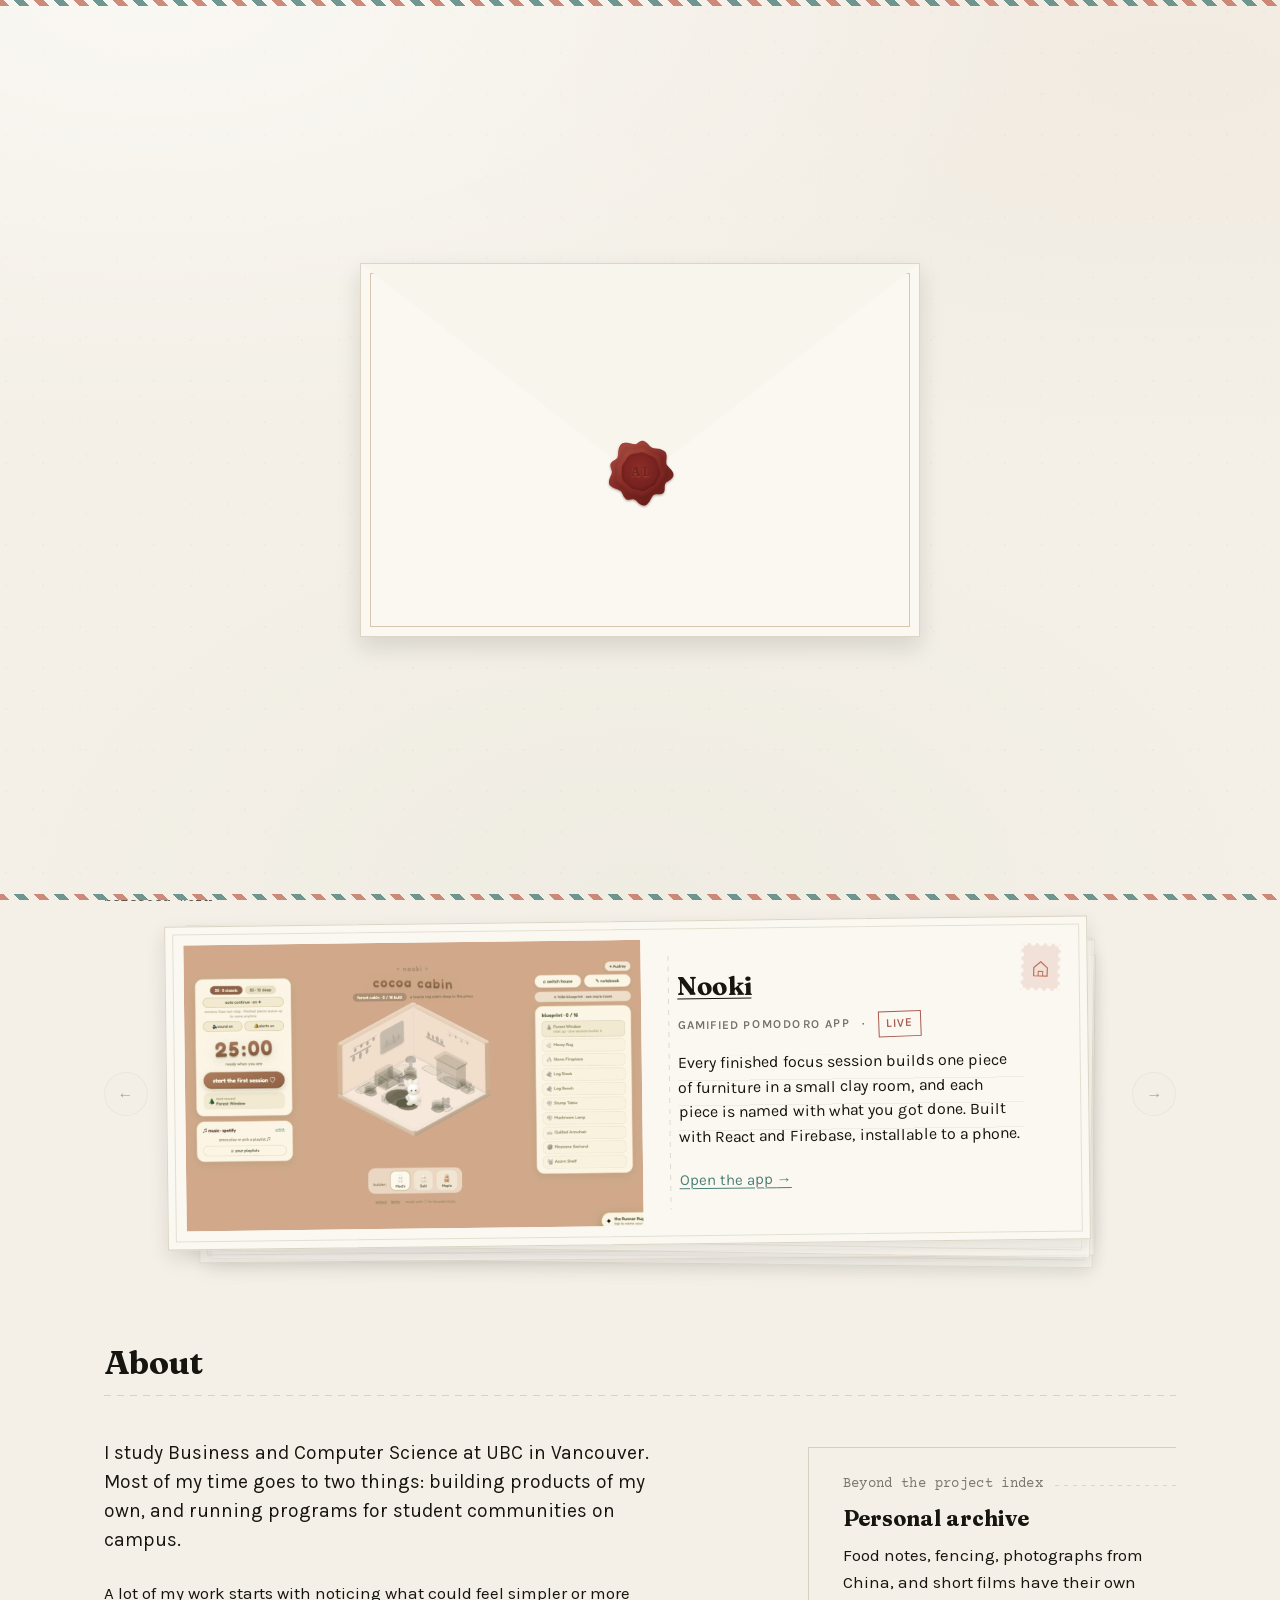
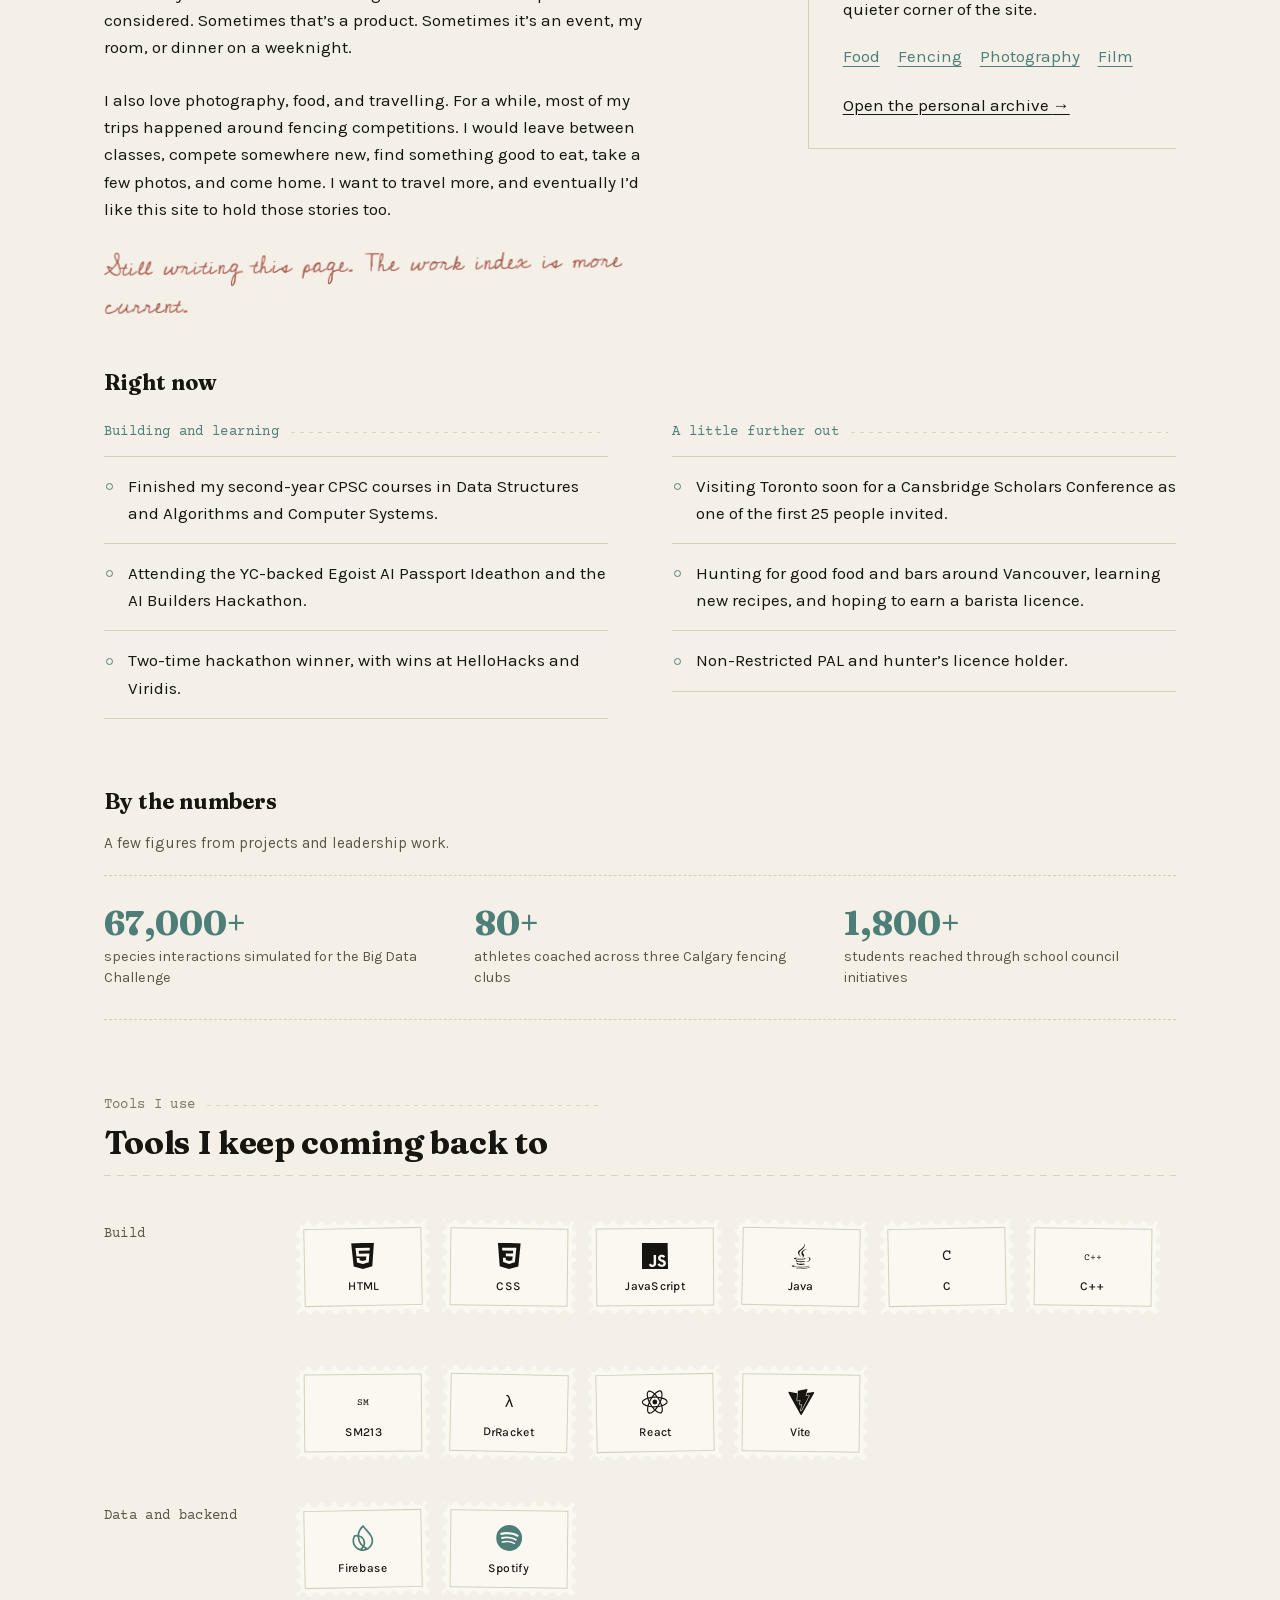
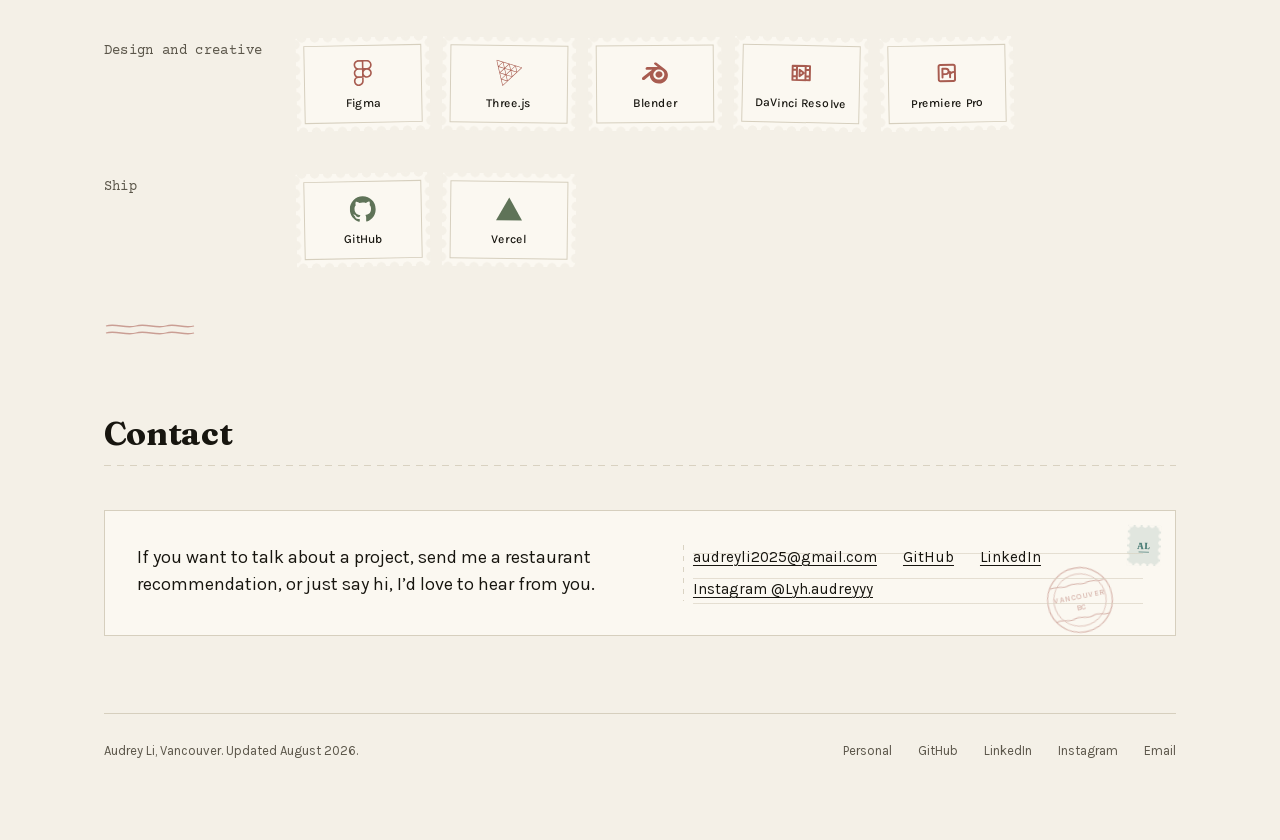
<file: index.html>
<!DOCTYPE html>
<html lang="en" data-theme="light">
<head>
<meta charset="utf-8">
<meta name="viewport" content="width=device-width, initial-scale=1">
<title>Audrey Li</title>
<meta name="description" content="Audrey Li studies Business and Computer Science at UBC. She builds Nooki, a gamified Pomodoro app, experiments with Three.js, and helps run student communities in Vancouver.">
<link rel="preload" href="assets/fonts/fraunces-800.woff2" as="font" type="font/woff2" crossorigin>
<link rel="preload" href="assets/fonts/karla-400.woff2" as="font" type="font/woff2" crossorigin>
<link rel="stylesheet" href="styles.css">
<link rel="icon" href="favicon.svg" type="image/svg+xml">
<link rel="icon" href="favicon-32.png" sizes="32x32" type="image/png">
<link rel="apple-touch-icon" href="apple-touch-icon.png">
<link rel="canonical" href="https://audrey-portfolio-dusky.vercel.app/">
<meta property="og:type" content="website">
<meta property="og:site_name" content="Audrey Li">
<meta property="og:title" content="Audrey Li">
<meta property="og:description" content="Audrey Li studies Business and Computer Science at UBC. She builds Nooki, a gamified Pomodoro app, experiments with Three.js, and helps run student communities in Vancouver.">
<meta property="og:url" content="https://audrey-portfolio-dusky.vercel.app/">
<meta property="og:image" content="https://audrey-portfolio-dusky.vercel.app/assets/social/audrey-home-preview-v2.png">
<meta property="og:image:type" content="image/png">
<meta property="og:image:width" content="1200">
<meta property="og:image:height" content="630">
<meta property="og:image:alt" content="A warm ivory card. A small AL monogram with a red underline sits in the upper left, the name Audrey Li is set large below it in a serif face, and under that is her introduction: she studies Business and Computer Science at UBC, builds side projects, competes in hackathons, and helps run two student communities.">
<meta name="twitter:card" content="summary_large_image">
<meta name="twitter:title" content="Audrey Li">
<meta name="twitter:description" content="Audrey Li studies Business and Computer Science at UBC. She builds Nooki, experiments with Three.js, and helps run student communities in Vancouver.">
<meta name="twitter:image" content="https://audrey-portfolio-dusky.vercel.app/assets/social/audrey-home-preview-v2.png">
<meta name="twitter:image:alt" content="A warm ivory card with a small AL monogram, the name Audrey Li set large in a serif face, and her homepage introduction below it.">
<meta name="theme-color" content="#f4f0e7" media="(prefers-color-scheme: light)">
<meta name="theme-color" content="#171512" media="(prefers-color-scheme: dark)">
<!-- Sets the saved theme before first paint so the page does not flash. -->
<script>try{var t=localStorage.getItem("theme");if(!t){t=matchMedia("(prefers-color-scheme: dark)").matches?"dark":"light"}document.documentElement.dataset.theme=t}catch(e){}
/* The project deck only stacks when JavaScript can page through it, and the
   entrance only appears when JavaScript can open it again. Set before paint so
   the homepage never flashes behind the envelope. Skip when this tab already
   opened the letter once. */
document.documentElement.classList.add("has-js");
var h=location.hash,g=h==="#top"||h==="#work"||h==="#about"||h==="#tools"||h==="#contact";
if(g){try{sessionStorage.setItem("audreyEnvelopeOpened","1")}catch(e){}}
else{try{if(!sessionStorage.getItem("audreyEnvelopeOpened"))document.documentElement.classList.add("entrance-up")}catch(e){document.documentElement.classList.add("entrance-up")}}</script>
</head>
<body class="home">
<a class="skip" href="#main">Skip to content</a>

<!-- Site frame: air-mail edge, paper outline and corner marks. Decoration only. -->
<div class="frame" aria-hidden="true"><span class="frame-edge"></span></div>

<!-- Quiet section shortcuts for the long, single-page layout. -->
<nav class="section-rail" aria-label="Page sections">
  <a class="section-rail-link" href="#top" data-section-link="top" aria-current="location">
    <span class="section-rail-label">Home</span>
    <span class="section-rail-dot" aria-hidden="true"></span>
  </a>
  <a class="section-rail-link" href="#work" data-section-link="work">
    <span class="section-rail-label">Work</span>
    <span class="section-rail-dot" aria-hidden="true"></span>
  </a>
  <a class="section-rail-link" href="#about" data-section-link="about">
    <span class="section-rail-label">About</span>
    <span class="section-rail-dot" aria-hidden="true"></span>
  </a>
  <a class="section-rail-link" href="#tools" data-section-link="tools">
    <span class="section-rail-label">Tools</span>
    <span class="section-rail-dot" aria-hidden="true"></span>
  </a>
  <a class="section-rail-link" href="#contact" data-section-link="contact">
    <span class="section-rail-label">Contact</span>
    <span class="section-rail-dot" aria-hidden="true"></span>
  </a>
</nav>

<!-- FULL-SCREEN ENTRANCE
     A sealed letter covering the page until someone opens it. The homepage
     below has already loaded; it is only held inert while this is up. -->
<div class="entrance" id="entrance">
  <button class="letter-open" type="button" aria-label="Open Audrey&rsquo;s letter">
    <span class="envelope" aria-hidden="true">
      <span class="envelope-body"></span>
      <span class="envelope-glimpse">
        <span></span><span></span><span></span>
      </span>
      <span class="envelope-flap"></span>
    </span>
    <span class="seal">
            <svg class="seal-wax" viewBox="0 0 100 100" aria-hidden="true" focusable="false">
              <defs>
                <radialGradient id="waxBody" cx="40%" cy="34%" r="76%">
                  <stop offset="0%" stop-color="#a63c31"/>
                  <stop offset="48%" stop-color="#8a2a24"/>
                  <stop offset="100%" stop-color="#5c1a18"/>
                </radialGradient>
                <radialGradient id="waxFace" cx="44%" cy="38%" r="70%">
                  <stop offset="0%" stop-color="#8b2c26"/>
                  <stop offset="72%" stop-color="#762220"/>
                  <stop offset="100%" stop-color="#5d1b19"/>
                </radialGradient>
                <linearGradient id="waxSatin" x1="24%" y1="16%" x2="70%" y2="88%">
                  <stop offset="0%" stop-color="#d4796a" stop-opacity="0.3"/>
                  <stop offset="52%" stop-color="#d4796a" stop-opacity="0.05"/>
                  <stop offset="100%" stop-color="#d4796a" stop-opacity="0"/>
                </linearGradient>
                <filter id="waxDrop" x="-22%" y="-22%" width="144%" height="144%">
                  <feDropShadow dx="0" dy="1.4" stdDeviation="1.5" flood-color="#38110f" flood-opacity="0.42"/>
                </filter>
                <filter id="waxSoft" x="-20%" y="-20%" width="140%" height="140%">
                  <feGaussianBlur stdDeviation="1.2"/>
                </filter>
                <clipPath id="waxClip"><path d="M95.2 54.5C95.1 55.3 94.8 56.1 94.3 56.8C93.9 57.6 93.3 58.3 92.6 59.0C91.9 59.6 91.1 60.3 90.3 60.8C89.5 61.4 88.7 61.9 87.9 62.5C87.2 63.0 86.4 63.5 85.8 64.0C85.2 64.5 84.7 65.0 84.3 65.6C84.0 66.2 83.8 66.8 83.6 67.4C83.5 68.1 83.5 68.8 83.4 69.5C83.4 70.3 83.4 71.1 83.4 71.9C83.4 72.6 83.3 73.5 83.2 74.2C83.1 75.0 82.9 75.8 82.6 76.5C82.3 77.1 82.0 77.8 81.5 78.3C80.9 78.8 80.3 79.2 79.6 79.5C78.8 79.7 78.0 79.9 77.2 80.0C76.3 80.1 75.4 80.1 74.6 80.2C73.8 80.2 72.9 80.2 72.1 80.2C71.4 80.3 70.6 80.3 70.0 80.4C69.3 80.6 68.8 80.8 68.3 81.2C67.7 81.7 67.1 82.4 66.6 83.2C66.0 83.9 65.6 84.9 65.0 85.8C64.5 86.8 64.0 87.8 63.4 88.8C62.7 89.8 62.1 90.9 61.3 91.7C60.6 92.6 59.8 93.5 58.9 94.1C58.0 94.7 57.0 95.1 56.1 95.3C55.1 95.5 54.3 95.4 53.4 95.1C52.6 94.9 51.7 94.5 50.8 94.0C50.0 93.4 49.2 92.8 48.4 92.1C47.6 91.5 46.9 90.7 46.2 90.1C45.5 89.4 44.8 88.8 44.1 88.3C43.5 87.7 42.7 87.3 42.2 87.0C41.6 86.8 41.2 86.7 40.6 86.7C40.1 86.7 39.5 86.8 39.0 86.8C38.4 86.9 37.8 87.1 37.2 87.2C36.6 87.3 35.9 87.5 35.3 87.5C34.7 87.6 34.1 87.7 33.5 87.6C32.9 87.5 32.4 87.4 31.8 87.1C31.3 86.8 30.5 86.2 29.9 85.6C29.3 85.0 28.9 84.3 28.4 83.6C27.9 82.9 27.5 82.1 27.2 81.3C26.8 80.6 26.5 79.8 26.1 79.1C25.7 78.4 25.4 77.7 25.0 77.1C24.5 76.5 24.1 76.0 23.5 75.5C22.9 75.0 22.2 74.6 21.4 74.2C20.6 73.8 19.6 73.5 18.7 73.1C17.7 72.8 16.7 72.4 15.7 72.0C14.8 71.6 13.7 71.1 12.8 70.6C11.9 70.1 11.0 69.4 10.3 68.7C9.6 68.0 9.0 67.2 8.6 66.4C8.2 65.5 8.1 64.6 8.1 63.7C8.0 62.8 8.2 61.9 8.4 60.9C8.6 60.0 8.9 59.0 9.3 58.1C9.6 57.2 10.0 56.3 10.4 55.5C10.8 54.6 11.2 53.8 11.4 53.0C11.7 52.2 11.9 51.4 12.0 50.7C12.1 50.0 12.0 49.5 12.0 48.8C11.9 48.2 11.7 47.6 11.5 46.9C11.3 46.3 11.0 45.6 10.8 45.0C10.6 44.3 10.4 43.6 10.3 42.9C10.2 42.2 10.0 41.5 10.1 40.8C10.1 40.2 10.1 39.5 10.4 38.8C10.6 38.2 11.0 37.6 11.5 37.1C11.9 36.5 12.6 36.0 13.2 35.5C13.8 35.1 14.4 34.7 15.1 34.2C15.7 33.8 16.4 33.5 17.0 33.1C17.5 32.7 18.1 32.3 18.5 31.8C19.0 31.4 19.3 31.0 19.6 30.3C19.9 29.6 20.1 28.7 20.3 27.7C20.4 26.8 20.5 25.7 20.6 24.6C20.7 23.5 20.7 22.3 20.9 21.1C21.1 20.0 21.3 18.7 21.6 17.6C22.0 16.5 22.4 15.3 23.0 14.4C23.6 13.5 24.3 12.6 25.1 12.0C26.0 11.4 26.9 11.0 27.9 10.8C28.9 10.5 30.0 10.5 31.1 10.5C32.2 10.5 33.3 10.7 34.4 10.9C35.5 11.0 36.5 11.3 37.6 11.6C38.6 11.8 39.6 12.1 40.5 12.2C41.4 12.3 42.5 12.4 43.2 12.4C43.9 12.3 44.3 12.2 44.9 12.0C45.4 11.8 45.9 11.4 46.5 11.0C47.1 10.7 47.6 10.3 48.2 9.9C48.8 9.5 49.4 9.1 50.0 8.8C50.6 8.5 51.2 8.2 51.9 8.0C52.5 7.9 53.0 7.8 53.8 7.9C54.5 8.0 55.5 8.3 56.3 8.7C57.1 9.1 57.9 9.7 58.6 10.2C59.4 10.8 60.0 11.5 60.7 12.1C61.4 12.8 62.0 13.5 62.6 14.1C63.2 14.7 63.8 15.4 64.4 15.8C65.1 16.3 65.6 16.8 66.4 17.1C67.1 17.4 68.1 17.7 69.0 17.9C69.9 18.1 71.0 18.2 72.0 18.3C73.0 18.5 74.1 18.5 75.2 18.7C76.3 18.9 77.4 19.1 78.5 19.5C79.6 19.8 80.6 20.2 81.5 20.8C82.4 21.3 83.3 22.0 84.0 22.8C84.6 23.5 85.0 24.4 85.3 25.3C85.6 26.2 85.8 27.2 85.9 28.2C85.9 29.2 85.9 30.3 85.8 31.3C85.8 32.3 85.7 33.3 85.6 34.3C85.5 35.2 85.4 36.1 85.5 37.0C85.5 37.8 85.6 38.6 85.9 39.4C86.2 40.1 86.7 40.8 87.2 41.6C87.7 42.3 88.5 43.0 89.1 43.7C89.8 44.5 90.6 45.3 91.3 46.1C92.0 46.9 92.8 47.8 93.4 48.7C93.9 49.6 94.5 50.6 94.8 51.5C95.1 52.5 95.2 53.6 95.2 54.5Z"/></clipPath>
              </defs>

              <!-- the poured wax and the shadow it casts on the paper -->
              <g filter="url(#waxDrop)"><path d="M95.2 54.5C95.1 55.3 94.8 56.1 94.3 56.8C93.9 57.6 93.3 58.3 92.6 59.0C91.9 59.6 91.1 60.3 90.3 60.8C89.5 61.4 88.7 61.9 87.9 62.5C87.2 63.0 86.4 63.5 85.8 64.0C85.2 64.5 84.7 65.0 84.3 65.6C84.0 66.2 83.8 66.8 83.6 67.4C83.5 68.1 83.5 68.8 83.4 69.5C83.4 70.3 83.4 71.1 83.4 71.9C83.4 72.6 83.3 73.5 83.2 74.2C83.1 75.0 82.9 75.8 82.6 76.5C82.3 77.1 82.0 77.8 81.5 78.3C80.9 78.8 80.3 79.2 79.6 79.5C78.8 79.7 78.0 79.9 77.2 80.0C76.3 80.1 75.4 80.1 74.6 80.2C73.8 80.2 72.9 80.2 72.1 80.2C71.4 80.3 70.6 80.3 70.0 80.4C69.3 80.6 68.8 80.8 68.3 81.2C67.7 81.7 67.1 82.4 66.6 83.2C66.0 83.9 65.6 84.9 65.0 85.8C64.5 86.8 64.0 87.8 63.4 88.8C62.7 89.8 62.1 90.9 61.3 91.7C60.6 92.6 59.8 93.5 58.9 94.1C58.0 94.7 57.0 95.1 56.1 95.3C55.1 95.5 54.3 95.4 53.4 95.1C52.6 94.9 51.7 94.5 50.8 94.0C50.0 93.4 49.2 92.8 48.4 92.1C47.6 91.5 46.9 90.7 46.2 90.1C45.5 89.4 44.8 88.8 44.1 88.3C43.5 87.7 42.7 87.3 42.2 87.0C41.6 86.8 41.2 86.7 40.6 86.7C40.1 86.7 39.5 86.8 39.0 86.8C38.4 86.9 37.8 87.1 37.2 87.2C36.6 87.3 35.9 87.5 35.3 87.5C34.7 87.6 34.1 87.7 33.5 87.6C32.9 87.5 32.4 87.4 31.8 87.1C31.3 86.8 30.5 86.2 29.9 85.6C29.3 85.0 28.9 84.3 28.4 83.6C27.9 82.9 27.5 82.1 27.2 81.3C26.8 80.6 26.5 79.8 26.1 79.1C25.7 78.4 25.4 77.7 25.0 77.1C24.5 76.5 24.1 76.0 23.5 75.5C22.9 75.0 22.2 74.6 21.4 74.2C20.6 73.8 19.6 73.5 18.7 73.1C17.7 72.8 16.7 72.4 15.7 72.0C14.8 71.6 13.7 71.1 12.8 70.6C11.9 70.1 11.0 69.4 10.3 68.7C9.6 68.0 9.0 67.2 8.6 66.4C8.2 65.5 8.1 64.6 8.1 63.7C8.0 62.8 8.2 61.9 8.4 60.9C8.6 60.0 8.9 59.0 9.3 58.1C9.6 57.2 10.0 56.3 10.4 55.5C10.8 54.6 11.2 53.8 11.4 53.0C11.7 52.2 11.9 51.4 12.0 50.7C12.1 50.0 12.0 49.5 12.0 48.8C11.9 48.2 11.7 47.6 11.5 46.9C11.3 46.3 11.0 45.6 10.8 45.0C10.6 44.3 10.4 43.6 10.3 42.9C10.2 42.2 10.0 41.5 10.1 40.8C10.1 40.2 10.1 39.5 10.4 38.8C10.6 38.2 11.0 37.6 11.5 37.1C11.9 36.5 12.6 36.0 13.2 35.5C13.8 35.1 14.4 34.7 15.1 34.2C15.7 33.8 16.4 33.5 17.0 33.1C17.5 32.7 18.1 32.3 18.5 31.8C19.0 31.4 19.3 31.0 19.6 30.3C19.9 29.6 20.1 28.7 20.3 27.7C20.4 26.8 20.5 25.7 20.6 24.6C20.7 23.5 20.7 22.3 20.9 21.1C21.1 20.0 21.3 18.7 21.6 17.6C22.0 16.5 22.4 15.3 23.0 14.4C23.6 13.5 24.3 12.6 25.1 12.0C26.0 11.4 26.9 11.0 27.9 10.8C28.9 10.5 30.0 10.5 31.1 10.5C32.2 10.5 33.3 10.7 34.4 10.9C35.5 11.0 36.5 11.3 37.6 11.6C38.6 11.8 39.6 12.1 40.5 12.2C41.4 12.3 42.5 12.4 43.2 12.4C43.9 12.3 44.3 12.2 44.9 12.0C45.4 11.8 45.9 11.4 46.5 11.0C47.1 10.7 47.6 10.3 48.2 9.9C48.8 9.5 49.4 9.1 50.0 8.8C50.6 8.5 51.2 8.2 51.9 8.0C52.5 7.9 53.0 7.8 53.8 7.9C54.5 8.0 55.5 8.3 56.3 8.7C57.1 9.1 57.9 9.7 58.6 10.2C59.4 10.8 60.0 11.5 60.7 12.1C61.4 12.8 62.0 13.5 62.6 14.1C63.2 14.7 63.8 15.4 64.4 15.8C65.1 16.3 65.6 16.8 66.4 17.1C67.1 17.4 68.1 17.7 69.0 17.9C69.9 18.1 71.0 18.2 72.0 18.3C73.0 18.5 74.1 18.5 75.2 18.7C76.3 18.9 77.4 19.1 78.5 19.5C79.6 19.8 80.6 20.2 81.5 20.8C82.4 21.3 83.3 22.0 84.0 22.8C84.6 23.5 85.0 24.4 85.3 25.3C85.6 26.2 85.8 27.2 85.9 28.2C85.9 29.2 85.9 30.3 85.8 31.3C85.8 32.3 85.7 33.3 85.6 34.3C85.5 35.2 85.4 36.1 85.5 37.0C85.5 37.8 85.6 38.6 85.9 39.4C86.2 40.1 86.7 40.8 87.2 41.6C87.7 42.3 88.5 43.0 89.1 43.7C89.8 44.5 90.6 45.3 91.3 46.1C92.0 46.9 92.8 47.8 93.4 48.7C93.9 49.6 94.5 50.6 94.8 51.5C95.1 52.5 95.2 53.6 95.2 54.5Z" fill="url(#waxBody)"/></g>

              <g clip-path="url(#waxClip)">
                <!-- the thicker melted rim, darker where the wax pooled -->
                <path d="M86.0 53.2C85.9 54.1 85.7 54.8 85.4 55.5C85.1 56.2 84.6 56.9 84.1 57.6C83.6 58.3 83.1 58.9 82.6 59.5C82.0 60.1 81.5 60.7 81.0 61.3C80.6 61.9 80.1 62.5 79.8 63.1C79.4 63.7 79.2 64.3 79.0 64.9C78.8 65.5 78.7 66.2 78.5 66.9C78.3 67.6 78.1 68.3 77.9 68.9C77.7 69.6 77.5 70.3 77.1 70.9C76.8 71.5 76.4 72.1 75.9 72.6C75.4 73.1 74.8 73.5 74.2 73.9C73.6 74.2 72.8 74.5 72.1 74.7C71.5 75.0 70.7 75.2 70.0 75.4C69.4 75.6 68.7 75.7 68.0 76.0C67.4 76.2 66.9 76.4 66.3 76.9C65.7 77.3 65.0 77.9 64.3 78.5C63.7 79.1 63.1 79.8 62.4 80.5C61.7 81.1 61.0 81.9 60.2 82.5C59.5 83.1 58.7 83.7 57.8 84.2C57.0 84.6 56.0 84.9 55.1 85.1C54.3 85.2 53.5 85.2 52.7 85.0C51.9 84.9 51.1 84.6 50.3 84.3C49.5 84.0 48.7 83.6 48.0 83.2C47.2 82.8 46.5 82.4 45.8 82.0C45.1 81.7 44.3 81.4 43.7 81.2C43.1 81.0 42.7 80.9 42.2 80.8C41.6 80.8 41.1 80.8 40.5 80.8C40.0 80.8 39.4 80.8 38.8 80.7C38.3 80.7 37.7 80.7 37.1 80.6C36.6 80.4 36.2 80.3 35.6 80.0C35.0 79.7 34.2 79.2 33.6 78.7C33.0 78.2 32.4 77.6 31.9 77.0C31.4 76.4 30.9 75.7 30.4 75.1C30.0 74.5 29.5 73.9 29.0 73.3C28.5 72.8 28.1 72.3 27.5 71.7C26.9 71.2 26.2 70.7 25.5 70.2C24.8 69.7 24.0 69.2 23.3 68.7C22.5 68.1 21.7 67.6 21.0 67.0C20.3 66.4 19.6 65.8 19.0 65.0C18.4 64.3 17.9 63.5 17.5 62.7C17.2 61.9 17.0 61.1 16.9 60.2C16.8 59.4 16.8 58.5 16.9 57.7C16.9 56.8 17.1 55.9 17.2 55.1C17.4 54.3 17.5 53.4 17.7 52.6C17.8 51.8 17.9 51.0 18.0 50.3C18.0 49.6 18.0 49.0 17.9 48.4C17.9 47.8 17.8 47.1 17.7 46.5C17.6 45.8 17.5 45.1 17.5 44.5C17.4 43.8 17.4 43.1 17.4 42.5C17.5 41.8 17.6 41.2 17.8 40.5C18.0 39.9 18.4 39.3 18.7 38.7C19.1 38.1 19.6 37.6 20.0 37.1C20.5 36.5 21.0 36.1 21.5 35.6C21.9 35.1 22.4 34.6 22.8 34.1C23.2 33.6 23.5 33.2 23.9 32.6C24.2 31.9 24.6 31.0 25.0 30.1C25.3 29.2 25.6 28.3 26.0 27.4C26.3 26.4 26.7 25.5 27.1 24.6C27.6 23.7 28.1 22.7 28.7 22.0C29.4 21.2 30.1 20.4 30.9 19.9C31.7 19.3 32.6 19.0 33.5 18.7C34.4 18.4 35.4 18.2 36.3 18.1C37.3 18.0 38.3 18.0 39.2 18.0C40.1 18.0 41.1 18.0 42.0 18.0C42.9 18.0 43.9 18.0 44.6 17.9C45.4 17.8 45.8 17.7 46.3 17.5C46.9 17.3 47.5 17.1 48.0 16.9C48.6 16.7 49.2 16.4 49.8 16.2C50.4 16.0 51.0 15.8 51.6 15.7C52.2 15.7 52.7 15.6 53.4 15.7C54.2 15.8 55.1 16.0 55.9 16.3C56.7 16.6 57.5 17.0 58.2 17.4C59.0 17.8 59.7 18.3 60.4 18.8C61.1 19.2 61.8 19.7 62.4 20.2C63.1 20.6 63.7 21.0 64.5 21.3C65.3 21.7 66.2 22.0 67.1 22.3C68.0 22.7 69.0 22.9 69.9 23.3C70.8 23.6 71.8 24.0 72.7 24.4C73.6 24.8 74.5 25.3 75.4 25.9C76.2 26.5 77.0 27.2 77.6 27.9C78.2 28.6 78.6 29.4 79.0 30.2C79.4 31.1 79.6 32.0 79.8 32.8C80.0 33.7 80.2 34.7 80.3 35.5C80.4 36.4 80.5 37.3 80.7 38.1C80.8 39.0 81.0 39.8 81.3 40.6C81.5 41.4 81.9 42.1 82.3 42.9C82.7 43.7 83.2 44.4 83.6 45.3C84.1 46.1 84.5 46.9 84.9 47.8C85.3 48.6 85.6 49.5 85.8 50.5C86.0 51.4 86.1 52.4 86.0 53.2Z" fill="none" stroke="#4a1513" stroke-width="5" opacity="0.3" filter="url(#waxSoft)"/>
                <!-- ripples left as it set -->
                <path d="M22 58c8-4.6 17-5.6 26-3.2" fill="none" stroke="#4d1614" stroke-width="1.2" opacity="0.16" filter="url(#waxSoft)"/>
                <path d="M58 27c6 2.6 10.4 6.6 12.8 11.6" fill="none" stroke="#c05a48" stroke-width="1.1" opacity="0.15" filter="url(#waxSoft)"/>
                <path d="M30 34c4-3.4 9-5.2 14-5.4" fill="none" stroke="#c05a48" stroke-width="1" opacity="0.12" filter="url(#waxSoft)"/>
                <!-- satin sheen, not a specular streak -->
                <path d="M95.2 54.5C95.1 55.3 94.8 56.1 94.3 56.8C93.9 57.6 93.3 58.3 92.6 59.0C91.9 59.6 91.1 60.3 90.3 60.8C89.5 61.4 88.7 61.9 87.9 62.5C87.2 63.0 86.4 63.5 85.8 64.0C85.2 64.5 84.7 65.0 84.3 65.6C84.0 66.2 83.8 66.8 83.6 67.4C83.5 68.1 83.5 68.8 83.4 69.5C83.4 70.3 83.4 71.1 83.4 71.9C83.4 72.6 83.3 73.5 83.2 74.2C83.1 75.0 82.9 75.8 82.6 76.5C82.3 77.1 82.0 77.8 81.5 78.3C80.9 78.8 80.3 79.2 79.6 79.5C78.8 79.7 78.0 79.9 77.2 80.0C76.3 80.1 75.4 80.1 74.6 80.2C73.8 80.2 72.9 80.2 72.1 80.2C71.4 80.3 70.6 80.3 70.0 80.4C69.3 80.6 68.8 80.8 68.3 81.2C67.7 81.7 67.1 82.4 66.6 83.2C66.0 83.9 65.6 84.9 65.0 85.8C64.5 86.8 64.0 87.8 63.4 88.8C62.7 89.8 62.1 90.9 61.3 91.7C60.6 92.6 59.8 93.5 58.9 94.1C58.0 94.7 57.0 95.1 56.1 95.3C55.1 95.5 54.3 95.4 53.4 95.1C52.6 94.9 51.7 94.5 50.8 94.0C50.0 93.4 49.2 92.8 48.4 92.1C47.6 91.5 46.9 90.7 46.2 90.1C45.5 89.4 44.8 88.8 44.1 88.3C43.5 87.7 42.7 87.3 42.2 87.0C41.6 86.8 41.2 86.7 40.6 86.7C40.1 86.7 39.5 86.8 39.0 86.8C38.4 86.9 37.8 87.1 37.2 87.2C36.6 87.3 35.9 87.5 35.3 87.5C34.7 87.6 34.1 87.7 33.5 87.6C32.9 87.5 32.4 87.4 31.8 87.1C31.3 86.8 30.5 86.2 29.9 85.6C29.3 85.0 28.9 84.3 28.4 83.6C27.9 82.9 27.5 82.1 27.2 81.3C26.8 80.6 26.5 79.8 26.1 79.1C25.7 78.4 25.4 77.7 25.0 77.1C24.5 76.5 24.1 76.0 23.5 75.5C22.9 75.0 22.2 74.6 21.4 74.2C20.6 73.8 19.6 73.5 18.7 73.1C17.7 72.8 16.7 72.4 15.7 72.0C14.8 71.6 13.7 71.1 12.8 70.6C11.9 70.1 11.0 69.4 10.3 68.7C9.6 68.0 9.0 67.2 8.6 66.4C8.2 65.5 8.1 64.6 8.1 63.7C8.0 62.8 8.2 61.9 8.4 60.9C8.6 60.0 8.9 59.0 9.3 58.1C9.6 57.2 10.0 56.3 10.4 55.5C10.8 54.6 11.2 53.8 11.4 53.0C11.7 52.2 11.9 51.4 12.0 50.7C12.1 50.0 12.0 49.5 12.0 48.8C11.9 48.2 11.7 47.6 11.5 46.9C11.3 46.3 11.0 45.6 10.8 45.0C10.6 44.3 10.4 43.6 10.3 42.9C10.2 42.2 10.0 41.5 10.1 40.8C10.1 40.2 10.1 39.5 10.4 38.8C10.6 38.2 11.0 37.6 11.5 37.1C11.9 36.5 12.6 36.0 13.2 35.5C13.8 35.1 14.4 34.7 15.1 34.2C15.7 33.8 16.4 33.5 17.0 33.1C17.5 32.7 18.1 32.3 18.5 31.8C19.0 31.4 19.3 31.0 19.6 30.3C19.9 29.6 20.1 28.7 20.3 27.7C20.4 26.8 20.5 25.7 20.6 24.6C20.7 23.5 20.7 22.3 20.9 21.1C21.1 20.0 21.3 18.7 21.6 17.6C22.0 16.5 22.4 15.3 23.0 14.4C23.6 13.5 24.3 12.6 25.1 12.0C26.0 11.4 26.9 11.0 27.9 10.8C28.9 10.5 30.0 10.5 31.1 10.5C32.2 10.5 33.3 10.7 34.4 10.9C35.5 11.0 36.5 11.3 37.6 11.6C38.6 11.8 39.6 12.1 40.5 12.2C41.4 12.3 42.5 12.4 43.2 12.4C43.9 12.3 44.3 12.2 44.9 12.0C45.4 11.8 45.9 11.4 46.5 11.0C47.1 10.7 47.6 10.3 48.2 9.9C48.8 9.5 49.4 9.1 50.0 8.8C50.6 8.5 51.2 8.2 51.9 8.0C52.5 7.9 53.0 7.8 53.8 7.9C54.5 8.0 55.5 8.3 56.3 8.7C57.1 9.1 57.9 9.7 58.6 10.2C59.4 10.8 60.0 11.5 60.7 12.1C61.4 12.8 62.0 13.5 62.6 14.1C63.2 14.7 63.8 15.4 64.4 15.8C65.1 16.3 65.6 16.8 66.4 17.1C67.1 17.4 68.1 17.7 69.0 17.9C69.9 18.1 71.0 18.2 72.0 18.3C73.0 18.5 74.1 18.5 75.2 18.7C76.3 18.9 77.4 19.1 78.5 19.5C79.6 19.8 80.6 20.2 81.5 20.8C82.4 21.3 83.3 22.0 84.0 22.8C84.6 23.5 85.0 24.4 85.3 25.3C85.6 26.2 85.8 27.2 85.9 28.2C85.9 29.2 85.9 30.3 85.8 31.3C85.8 32.3 85.7 33.3 85.6 34.3C85.5 35.2 85.4 36.1 85.5 37.0C85.5 37.8 85.6 38.6 85.9 39.4C86.2 40.1 86.7 40.8 87.2 41.6C87.7 42.3 88.5 43.0 89.1 43.7C89.8 44.5 90.6 45.3 91.3 46.1C92.0 46.9 92.8 47.8 93.4 48.7C93.9 49.6 94.5 50.6 94.8 51.5C95.1 52.5 95.2 53.6 95.2 54.5Z" fill="url(#waxSatin)"/>
              </g>

              <!-- the softly recessed stamping area -->
              <path d="M77.5 52.0C77.4 52.8 77.2 53.5 77.0 54.2C76.8 54.9 76.4 55.5 76.1 56.2C75.7 56.8 75.3 57.5 75.0 58.1C74.6 58.7 74.2 59.3 73.9 59.9C73.6 60.5 73.4 61.1 73.1 61.7C72.9 62.3 72.7 62.9 72.4 63.5C72.1 64.1 71.8 64.7 71.5 65.3C71.1 65.9 70.7 66.4 70.3 66.9C69.8 67.4 69.2 67.8 68.7 68.2C68.1 68.6 67.5 68.9 66.9 69.2C66.3 69.5 65.7 69.7 65.1 70.0C64.5 70.3 64.1 70.6 63.4 71.0C62.8 71.4 62.1 71.9 61.3 72.4C60.6 72.8 59.9 73.4 59.2 73.8C58.5 74.3 57.7 74.7 56.9 75.0C56.1 75.4 55.1 75.7 54.3 75.8C53.5 75.9 52.8 75.9 52.1 75.8C51.3 75.7 50.5 75.5 49.8 75.4C49.1 75.2 48.4 74.9 47.7 74.7C47.0 74.5 46.2 74.2 45.6 74.1C45.0 73.9 44.6 73.9 44.0 73.8C43.5 73.7 43.0 73.6 42.5 73.5C42.0 73.4 41.4 73.3 40.9 73.2C40.4 73.1 40.0 72.9 39.4 72.6C38.9 72.4 38.1 71.9 37.5 71.4C36.9 71.0 36.3 70.5 35.8 70.0C35.2 69.5 34.7 68.9 34.2 68.4C33.7 67.9 33.2 67.4 32.7 66.9C32.1 66.3 31.4 65.7 30.8 65.2C30.2 64.6 29.6 64.0 29.0 63.4C28.4 62.8 27.8 62.1 27.3 61.4C26.8 60.7 26.3 59.9 26.0 59.2C25.7 58.4 25.5 57.7 25.4 56.9C25.2 56.1 25.2 55.3 25.2 54.5C25.1 53.7 25.2 52.9 25.2 52.2C25.2 51.4 25.3 50.6 25.3 49.9C25.3 49.2 25.3 48.6 25.3 48.0C25.3 47.4 25.2 46.7 25.2 46.1C25.2 45.5 25.2 44.8 25.3 44.2C25.4 43.6 25.5 42.9 25.7 42.3C25.9 41.7 26.2 41.1 26.5 40.5C26.8 40.0 27.2 39.4 27.5 38.9C27.9 38.4 28.3 37.9 28.6 37.3C29.0 36.8 29.3 36.4 29.7 35.8C30.1 35.1 30.6 34.2 31.0 33.5C31.5 32.7 31.9 31.9 32.4 31.1C32.9 30.4 33.5 29.6 34.1 28.9C34.7 28.3 35.5 27.6 36.2 27.1C37.0 26.6 37.8 26.2 38.6 25.9C39.4 25.6 40.3 25.4 41.2 25.2C42.0 25.1 42.9 25.0 43.8 24.8C44.6 24.7 45.6 24.6 46.3 24.5C47.0 24.4 47.4 24.3 48.0 24.2C48.5 24.1 49.1 23.9 49.6 23.8C50.2 23.7 50.8 23.6 51.4 23.5C51.9 23.5 52.4 23.4 53.1 23.5C53.8 23.6 54.7 23.8 55.5 24.0C56.3 24.2 57.0 24.5 57.7 24.9C58.5 25.2 59.2 25.6 59.9 25.9C60.6 26.2 61.2 26.6 62.0 26.9C62.7 27.3 63.6 27.7 64.5 28.1C65.3 28.5 66.2 28.9 67.0 29.4C67.8 29.8 68.6 30.3 69.3 30.9C70.1 31.5 70.8 32.2 71.4 32.9C72.0 33.6 72.4 34.3 72.8 35.0C73.2 35.8 73.5 36.6 73.8 37.4C74.0 38.2 74.2 39.0 74.5 39.8C74.7 40.6 74.9 41.4 75.2 42.2C75.4 43.0 75.7 43.7 76.0 44.5C76.3 45.3 76.6 46.1 76.8 46.9C77.1 47.8 77.3 48.6 77.4 49.5C77.5 50.3 77.6 51.3 77.5 52.0Z" fill="url(#waxFace)"/>
              <path d="M77.5 52.0C77.4 52.8 77.2 53.5 77.0 54.2C76.8 54.9 76.4 55.5 76.1 56.2C75.7 56.8 75.3 57.5 75.0 58.1C74.6 58.7 74.2 59.3 73.9 59.9C73.6 60.5 73.4 61.1 73.1 61.7C72.9 62.3 72.7 62.9 72.4 63.5C72.1 64.1 71.8 64.7 71.5 65.3C71.1 65.9 70.7 66.4 70.3 66.9C69.8 67.4 69.2 67.8 68.7 68.2C68.1 68.6 67.5 68.9 66.9 69.2C66.3 69.5 65.7 69.7 65.1 70.0C64.5 70.3 64.1 70.6 63.4 71.0C62.8 71.4 62.1 71.9 61.3 72.4C60.6 72.8 59.9 73.4 59.2 73.8C58.5 74.3 57.7 74.7 56.9 75.0C56.1 75.4 55.1 75.7 54.3 75.8C53.5 75.9 52.8 75.9 52.1 75.8C51.3 75.7 50.5 75.5 49.8 75.4C49.1 75.2 48.4 74.9 47.7 74.7C47.0 74.5 46.2 74.2 45.6 74.1C45.0 73.9 44.6 73.9 44.0 73.8C43.5 73.7 43.0 73.6 42.5 73.5C42.0 73.4 41.4 73.3 40.9 73.2C40.4 73.1 40.0 72.9 39.4 72.6C38.9 72.4 38.1 71.9 37.5 71.4C36.9 71.0 36.3 70.5 35.8 70.0C35.2 69.5 34.7 68.9 34.2 68.4C33.7 67.9 33.2 67.4 32.7 66.9C32.1 66.3 31.4 65.7 30.8 65.2C30.2 64.6 29.6 64.0 29.0 63.4C28.4 62.8 27.8 62.1 27.3 61.4C26.8 60.7 26.3 59.9 26.0 59.2C25.7 58.4 25.5 57.7 25.4 56.9C25.2 56.1 25.2 55.3 25.2 54.5C25.1 53.7 25.2 52.9 25.2 52.2C25.2 51.4 25.3 50.6 25.3 49.9C25.3 49.2 25.3 48.6 25.3 48.0C25.3 47.4 25.2 46.7 25.2 46.1C25.2 45.5 25.2 44.8 25.3 44.2C25.4 43.6 25.5 42.9 25.7 42.3C25.9 41.7 26.2 41.1 26.5 40.5C26.8 40.0 27.2 39.4 27.5 38.9C27.9 38.4 28.3 37.9 28.6 37.3C29.0 36.8 29.3 36.4 29.7 35.8C30.1 35.1 30.6 34.2 31.0 33.5C31.5 32.7 31.9 31.9 32.4 31.1C32.9 30.4 33.5 29.6 34.1 28.9C34.7 28.3 35.5 27.6 36.2 27.1C37.0 26.6 37.8 26.2 38.6 25.9C39.4 25.6 40.3 25.4 41.2 25.2C42.0 25.1 42.9 25.0 43.8 24.8C44.6 24.7 45.6 24.6 46.3 24.5C47.0 24.4 47.4 24.3 48.0 24.2C48.5 24.1 49.1 23.9 49.6 23.8C50.2 23.7 50.8 23.6 51.4 23.5C51.9 23.5 52.4 23.4 53.1 23.5C53.8 23.6 54.7 23.8 55.5 24.0C56.3 24.2 57.0 24.5 57.7 24.9C58.5 25.2 59.2 25.6 59.9 25.9C60.6 26.2 61.2 26.6 62.0 26.9C62.7 27.3 63.6 27.7 64.5 28.1C65.3 28.5 66.2 28.9 67.0 29.4C67.8 29.8 68.6 30.3 69.3 30.9C70.1 31.5 70.8 32.2 71.4 32.9C72.0 33.6 72.4 34.3 72.8 35.0C73.2 35.8 73.5 36.6 73.8 37.4C74.0 38.2 74.2 39.0 74.5 39.8C74.7 40.6 74.9 41.4 75.2 42.2C75.4 43.0 75.7 43.7 76.0 44.5C76.3 45.3 76.6 46.1 76.8 46.9C77.1 47.8 77.3 48.6 77.4 49.5C77.5 50.3 77.6 51.3 77.5 52.0Z" fill="none" stroke="#48120f" stroke-width="2.4" opacity="0.26" filter="url(#waxSoft)"/>
              <path d="M77.5 52.0C77.4 52.8 77.2 53.5 77.0 54.2C76.8 54.9 76.4 55.5 76.1 56.2C75.7 56.8 75.3 57.5 75.0 58.1C74.6 58.7 74.2 59.3 73.9 59.9C73.6 60.5 73.4 61.1 73.1 61.7C72.9 62.3 72.7 62.9 72.4 63.5C72.1 64.1 71.8 64.7 71.5 65.3C71.1 65.9 70.7 66.4 70.3 66.9C69.8 67.4 69.2 67.8 68.7 68.2C68.1 68.6 67.5 68.9 66.9 69.2C66.3 69.5 65.7 69.7 65.1 70.0C64.5 70.3 64.1 70.6 63.4 71.0C62.8 71.4 62.1 71.9 61.3 72.4C60.6 72.8 59.9 73.4 59.2 73.8C58.5 74.3 57.7 74.7 56.9 75.0C56.1 75.4 55.1 75.7 54.3 75.8C53.5 75.9 52.8 75.9 52.1 75.8C51.3 75.7 50.5 75.5 49.8 75.4C49.1 75.2 48.4 74.9 47.7 74.7C47.0 74.5 46.2 74.2 45.6 74.1C45.0 73.9 44.6 73.9 44.0 73.8C43.5 73.7 43.0 73.6 42.5 73.5C42.0 73.4 41.4 73.3 40.9 73.2C40.4 73.1 40.0 72.9 39.4 72.6C38.9 72.4 38.1 71.9 37.5 71.4C36.9 71.0 36.3 70.5 35.8 70.0C35.2 69.5 34.7 68.9 34.2 68.4C33.7 67.9 33.2 67.4 32.7 66.9C32.1 66.3 31.4 65.7 30.8 65.2C30.2 64.6 29.6 64.0 29.0 63.4C28.4 62.8 27.8 62.1 27.3 61.4C26.8 60.7 26.3 59.9 26.0 59.2C25.7 58.4 25.5 57.7 25.4 56.9C25.2 56.1 25.2 55.3 25.2 54.5C25.1 53.7 25.2 52.9 25.2 52.2C25.2 51.4 25.3 50.6 25.3 49.9C25.3 49.2 25.3 48.6 25.3 48.0C25.3 47.4 25.2 46.7 25.2 46.1C25.2 45.5 25.2 44.8 25.3 44.2C25.4 43.6 25.5 42.9 25.7 42.3C25.9 41.7 26.2 41.1 26.5 40.5C26.8 40.0 27.2 39.4 27.5 38.9C27.9 38.4 28.3 37.9 28.6 37.3C29.0 36.8 29.3 36.4 29.7 35.8C30.1 35.1 30.6 34.2 31.0 33.5C31.5 32.7 31.9 31.9 32.4 31.1C32.9 30.4 33.5 29.6 34.1 28.9C34.7 28.3 35.5 27.6 36.2 27.1C37.0 26.6 37.8 26.2 38.6 25.9C39.4 25.6 40.3 25.4 41.2 25.2C42.0 25.1 42.9 25.0 43.8 24.8C44.6 24.7 45.6 24.6 46.3 24.5C47.0 24.4 47.4 24.3 48.0 24.2C48.5 24.1 49.1 23.9 49.6 23.8C50.2 23.7 50.8 23.6 51.4 23.5C51.9 23.5 52.4 23.4 53.1 23.5C53.8 23.6 54.7 23.8 55.5 24.0C56.3 24.2 57.0 24.5 57.7 24.9C58.5 25.2 59.2 25.6 59.9 25.9C60.6 26.2 61.2 26.6 62.0 26.9C62.7 27.3 63.6 27.7 64.5 28.1C65.3 28.5 66.2 28.9 67.0 29.4C67.8 29.8 68.6 30.3 69.3 30.9C70.1 31.5 70.8 32.2 71.4 32.9C72.0 33.6 72.4 34.3 72.8 35.0C73.2 35.8 73.5 36.6 73.8 37.4C74.0 38.2 74.2 39.0 74.5 39.8C74.7 40.6 74.9 41.4 75.2 42.2C75.4 43.0 75.7 43.7 76.0 44.5C76.3 45.3 76.6 46.1 76.8 46.9C77.1 47.8 77.3 48.6 77.4 49.5C77.5 50.3 77.6 51.3 77.5 52.0Z" fill="none" stroke="#b25344" stroke-width="0.9" opacity="0.16" transform="translate(0 1)"/>

              <!-- AL pressed in: a lit lower lip under a shallow dark recess -->
              <g filter="url(#waxSoft)" opacity="0.55">
                <text class="seal-letters" x="50.8" y="56.4" text-anchor="middle" fill="#c2604d">AL</text>
              </g>
              <text class="seal-letters" x="50.8" y="55.6" text-anchor="middle" fill="#63201c">AL</text>
              <text class="seal-letters" x="50.8" y="55.2" text-anchor="middle" fill="#7d2a24" opacity="0.5">AL</text>
            </svg>
          </span>
  </button>
</div>


<!-- HEADER: copy this block into every page. Set aria-current="page" on the matching link. -->
<header class="head" id="top">
  <a class="mark" href="index.html" aria-label="Audrey Li, home">
    <span>AL</span>
    <svg class="mark-rule" viewBox="0 0 74 10" aria-hidden="true" focusable="false"><path d="M2 7C14 3 26 8 38 5c10-2 20 1 34-2"/></svg>
  </a>
  <nav class="nav" aria-label="Main">
    <a href="#work">Work</a>
    <a class="nav-about" href="#about">About</a>
    <a href="personal.html">Personal</a>
    <a class="nav-contact" href="#contact">Contact</a>
    <button class="toggle" type="button" data-theme-toggle aria-pressed="false">
      <span class="toggle-label">Dark</span>
    </button>
  </nav>
</header>

<main id="main">

  <!-- INTRO -->
  <section class="intro">
    <div class="intro-text">
      <h1 class="display" tabindex="-1">Audrey Li</h1>
      <p class="lede">Hi, I&rsquo;m Audrey. I study Business and Computer Science at UBC. Lately, I&rsquo;ve been building side projects, competing in hackathons, and helping run two student communities. Outside of that, I&rsquo;m usually fencing, taking photos, or looking for somewhere good to eat.</p>
      <p class="inline-links">
        <a href="#work">View work</a>
        <a href="personal.html">Personal archive</a>
        <a href="https://github.com/AudreyL827" rel="noopener noreferrer" target="_blank">GitHub</a>
        <a href="mailto:audreyli2025@gmail.com">Email</a>
      </p>
      <p class="note note--hand">Still putting this place together. I&rsquo;m glad you found it early.</p>
    </div>

    <!-- The changing photo postcards. Everything editable is in the markup
         below; assets/personal/README.md explains how to swap a photograph. -->
    <div class="hero-photos">
      <div class="photo-stage">
        <ul class="photos">
        <!-- AUDREY PHOTO: Replace the image path, alt text, and caption below. -->
        <li class="photo" data-pos="0">
          <figure class="photo-card">
            <div class="photo-paper">
              <span class="photo-airmail" aria-hidden="true"></span>
              <div class="photo-frame">
                <span class="photo-stamp" aria-hidden="true"><svg viewBox="0 0 40 48"><rect x="9" y="16" width="22" height="16" rx="2.5" fill="none" stroke="currentColor" stroke-width="1.6"/><path d="M16 16l2-3h4l2 3" fill="none" stroke="currentColor" stroke-width="1.6" stroke-linejoin="round"/><circle cx="20" cy="24" r="5" fill="none" stroke="currentColor" stroke-width="1.6"/></svg></span>
                <img src="assets/personal/beli-streak.jpeg" alt="Audrey's Beli profile collage showing a 21 week streak of trying new restaurants" width="1013" height="2048">
              </div>
              <div class="photo-note">
                <p class="photo-caption">my current Beli streak</p>
                <p class="photo-meta">
                  <span class="photo-place">@Lyhaudreyyy</span>
                  <span class="photo-year"></span><!-- optional: a real year -->
                </p>
              </div>
            </div>
          </figure>
        </li>
        <!-- AUDREY PHOTO: Replace the image path, alt text, and caption below. -->
        <li class="photo" data-pos="1">
          <figure class="photo-card">
            <div class="photo-paper">
              <span class="photo-airmail" aria-hidden="true"></span>
              <div class="photo-frame">
                <span class="photo-stamp" aria-hidden="true"><svg viewBox="0 0 40 48"><rect x="9" y="16" width="22" height="16" rx="2.5" fill="none" stroke="currentColor" stroke-width="1.6"/><path d="M16 16l2-3h4l2 3" fill="none" stroke="currentColor" stroke-width="1.6" stroke-linejoin="round"/><circle cx="20" cy="24" r="5" fill="none" stroke="currentColor" stroke-width="1.6"/></svg></span>
                <img src="assets/personal/gallery/china-architecture.webp" alt="A low-angle photograph of glass towers and skybridges in China" width="1066" height="1600">
              </div>
              <div class="photo-note">
                <p class="photo-caption">looking up in China</p>
                <p class="photo-meta">
                  <span class="photo-place">China</span>
                  <span class="photo-year"></span><!-- optional: a real year -->
                </p>
              </div>
            </div>
          </figure>
        </li>
        <!-- AUDREY PHOTO: Replace the image path, alt text, and caption below. -->
        <li class="photo" data-pos="2">
          <figure class="photo-card">
            <div class="photo-paper">
              <span class="photo-airmail" aria-hidden="true"></span>
              <div class="photo-frame">
                <span class="photo-stamp" aria-hidden="true"><svg viewBox="0 0 40 48"><rect x="9" y="16" width="22" height="16" rx="2.5" fill="none" stroke="currentColor" stroke-width="1.6"/><path d="M16 16l2-3h4l2 3" fill="none" stroke="currentColor" stroke-width="1.6" stroke-linejoin="round"/><circle cx="20" cy="24" r="5" fill="none" stroke="currentColor" stroke-width="1.6"/></svg></span>
                <img src="assets/personal/gallery/china-butterfly.webp" alt="A black and cream butterfly resting among orange flowers" width="1600" height="1066">
              </div>
              <div class="photo-note">
                <p class="photo-caption">something I noticed</p>
                <p class="photo-meta">
                  <span class="photo-place"></span><!-- optional: a real place -->
                  <span class="photo-year"></span><!-- optional: a real year -->
                </p>
              </div>
            </div>
          </figure>
        </li>
        </ul>
        <button class="photos-next" type="button" aria-label="Show next photo postcard"></button>
      </div>
    </div>

  </section>

  <!-- SELECTED WORK
       A deck of four project postcards. Everything editable lives in the markup
       below, one block per project. The script only decides which one is in
       front. Without JavaScript all four simply render as a readable list.
       If you add a fifth, copy one complete postcard block. -->
  <section class="work" id="work" aria-labelledby="work-heading">
    <h2 class="section-heading" id="work-heading">Work</h2>
    <p class="lede work-intro">Some of these projects are finished. Some are still taking shape. They&rsquo;re the ones I&rsquo;ve spent the most time thinking through.</p>

    <p class="deck-label">Selected work</p>

    <div class="deck" id="work-deck">
      <ul class="deck-cards">
        <!-- PROJECT POSTCARD 01
             image      -> src + alt on the <img>
             title      -> pc-title
             category   -> pc-category     status -> pc-status
             summary    -> pc-summary      link  -> pc-link (href + label)
             stamp      -> the small <svg> in pc-stamp -->
        <li class="deck-card" data-pos="0" data-title="Nooki">
          <article class="pc pc--coral">
            <span class="pc-airmail" aria-hidden="true"></span>
            <span class="pc-stamp" aria-hidden="true"><svg viewBox="0 0 40 48"><path d="M11 25l9-8 9 8v11H11z" fill="none" stroke="currentColor" stroke-width="1.6" stroke-linejoin="round"/><path d="M17 36v-6h6v6" fill="none" stroke="currentColor" stroke-width="1.4"/></svg></span>
            <figure class="pc-photo" data-file="assets/nooki-hero.jpg">
              <img src="assets/nooki-hero.jpg" alt="The Nooki app: a 25 minute timer, an isometric clay room, and the blueprint list of pieces" width="1360" height="765" loading="lazy">
            </figure>
            <div class="pc-body">
              <h3 class="pc-title"><a href="https://audreyl827.github.io/Nooki/" rel="noopener noreferrer" target="_blank">Nooki</a></h3>
              <p class="pc-meta"><span class="pc-category">Gamified Pomodoro app</span> <span class="dot">&middot;</span> <span class="pc-status stamped">Live</span></p>
              <p class="pc-summary">Every finished focus session builds one piece of furniture in a small clay room, and each piece is named with what you got done. Built with React and Firebase, installable to a phone.</p>
              <p class="pc-link"><a class="arrow-link" href="https://audreyl827.github.io/Nooki/" rel="noopener noreferrer" target="_blank">Open the app&nbsp;<span aria-hidden="true">&rarr;</span></a></p>
            </div>
          </article>
        </li>
        <!-- PROJECT POSTCARD 02
             image      -> src + alt on the <img>
             title      -> pc-title
             category   -> pc-category     status -> pc-status
             summary    -> pc-summary      link  -> pc-link (href + label)
             stamp      -> the small <svg> in pc-stamp -->
        <li class="deck-card" data-pos="1" data-title="Three.js portfolio room">
          <article class="pc pc--teal">
            <span class="pc-airmail" aria-hidden="true"></span>
            <span class="pc-stamp" aria-hidden="true"><svg viewBox="0 0 40 48"><path d="M20 12l9 5v11l-9 5-9-5V17z" fill="none" stroke="currentColor" stroke-width="1.6" stroke-linejoin="round"/><path d="M11 17l9 5 9-5M20 22v11" fill="none" stroke="currentColor" stroke-width="1.2" opacity="0.8"/></svg></span>
            <figure class="pc-photo" data-file="assets/portfolio-room.png">
              <img src="assets/portfolio-room.png" alt="A warm gallery-like Three.js room filled with framed paintings, a fencing display, a marble bust, a gramophone and a sleeping cat" width="2048" height="1177" loading="lazy">
            </figure>
            <div class="pc-body">
              <h3 class="pc-title"><a href="https://portfolio-room-roan.vercel.app/" rel="noopener noreferrer" target="_blank">Three.js portfolio room</a></h3>
              <p class="pc-meta"><span class="pc-category">3D experiment</span> <span class="dot">&middot;</span> <span class="pc-status stamped">In progress</span></p>
              <p class="pc-summary">A black and white room you move through instead of scroll, filled with objects I keep coming back to. Getting around it is closer to a small game than a website.</p>
              <p class="pc-link"><a class="arrow-link" href="https://portfolio-room-roan.vercel.app/" rel="noopener noreferrer" target="_blank">Enter the room&nbsp;<span aria-hidden="true">&rarr;</span></a></p>
            </div>
          </article>
        </li>
        <!-- PROJECT POSTCARD 03
             image      -> src + alt on the <img>
             title      -> pc-title
             category   -> pc-category     status -> pc-status
             summary    -> pc-summary      link  -> pc-link (href + label)
             stamp      -> the small <svg> in pc-stamp -->
        <li class="deck-card" data-pos="2" data-title="Internal Fellowship Program partner package">
          <article class="pc pc--cobalt">
            <span class="pc-airmail" aria-hidden="true"></span>
            <span class="pc-stamp" aria-hidden="true"><svg viewBox="0 0 40 48"><path d="M13 12h11l4 4v20H13z" fill="none" stroke="currentColor" stroke-width="1.6" stroke-linejoin="round"/><path d="M24 12v4h4M16 24h9M16 29h9" fill="none" stroke="currentColor" stroke-width="1.3"/></svg></span>
            <figure class="pc-photo" data-file="assets/ifp-cover.jpg">
              <img src="assets/ifp-cover.jpg" alt="Cover of the partner package: the UBC Product Management Club logo above the words Fellowship Program, Partnership Package" width="595" height="842" loading="lazy">
            </figure>
            <div class="pc-body">
              <h3 class="pc-title"><a href="projects/ifp-partner-package.html">Internal Fellowship Program partner package</a></h3>
              <p class="pc-meta"><span class="pc-category">UBC Product Management Club</span> <span class="dot">&middot;</span> <span class="pc-status stamped">Written up</span></p>
              <p class="pc-summary">A file the club sends to companies so they can understand the fellowship program without a walkthrough. I worked on the content structure and visual hierarchy.</p>
              <p class="pc-link"><a class="arrow-link" href="projects/ifp-partner-package.html">Read the project&nbsp;<span aria-hidden="true">&rarr;</span></a></p>
            </div>
          </article>
        </li>
        <!-- PROJECT POSTCARD 04
             image      -> src + alt on the <img>
             title      -> pc-title
             category   -> pc-category     status -> pc-status
             summary    -> pc-summary      link  -> pc-link (href + label)
             stamp      -> the small <svg> in pc-stamp -->
        <li class="deck-card" data-pos="3" data-title="BUCS website and coffee-chat matching">
          <article class="pc pc--sage">
            <span class="pc-airmail" aria-hidden="true"></span>
            <span class="pc-stamp" aria-hidden="true"><svg viewBox="0 0 40 48"><path d="M11 17h18v13H22l-5 5v-5h-6z" fill="none" stroke="currentColor" stroke-width="1.6" stroke-linejoin="round"/><path d="M16 23h8" fill="none" stroke="currentColor" stroke-width="1.3"/></svg></span>
            <figure class="pc-photo" data-file="assets/bucs-website.jpg">
              <img src="assets/bucs-website.jpg" alt="The BUCS website home page, with the heading Business and Computer Science beside a photo of the community" width="1360" height="765" loading="lazy">
            </figure>
            <div class="pc-body">
              <h3 class="pc-title"><a href="https://bucs.cus.ca/" rel="noopener noreferrer" target="_blank">BUCS website and coffee-chat matching</a></h3>
              <p class="pc-meta"><span class="pc-category">BUCS Community Team</span> <span class="dot">&middot;</span> <span class="pc-status stamped">Live, ongoing</span></p>
              <p class="pc-summary">I work on the BUCS website in Figma with prototypes and Dev Mode. I am also product managing a coffee-chat feature that will match prospective students, current students and alumni.</p>
              <p class="pc-link"><a class="arrow-link" href="https://bucs.cus.ca/" rel="noopener noreferrer" target="_blank">Visit bucs.cus.ca&nbsp;<span aria-hidden="true">&rarr;</span></a></p>
            </div>
          </article>
        </li>
      </ul>

      <!-- Previous, counter, next. On phones these three become a control row
           above the cards; on desktop the arrows flank the card and the
           counter is hidden. The counter is aria-hidden because the live
           region below already announces the position when a card changes. -->
      <button class="deck-btn deck-btn--prev" type="button" data-deck-prev aria-label="Previous postcard">
        <span aria-hidden="true">&larr;</span>
      </button>
      <p class="deck-counter" data-deck-counter aria-hidden="true">1 / 4</p>
      <button class="deck-btn deck-btn--next" type="button" data-deck-next aria-label="Next postcard">
        <span aria-hidden="true">&rarr;</span>
      </button>

      <p class="visually-hidden" aria-live="polite" data-deck-status></p>
    </div>
  </section>

  <section class="about-home" id="about" aria-labelledby="about-heading">
    <h2 class="section-heading" id="about-heading">About</h2>
    <div class="about-overview">
      <div class="about-home-intro">
        <p class="lede">I study Business and Computer Science at UBC in Vancouver. Most of my time goes to two things: building products of my own, and running programs for student communities on campus.</p>
        <p class="about-para">A lot of my work starts with noticing what could feel simpler or more considered. Sometimes that&rsquo;s a product. Sometimes it&rsquo;s an event, my room, or dinner on a weeknight.</p>
        <p class="about-para">I also love photography, food, and travelling. For a while, most of my trips happened around fencing competitions. I would leave between classes, compete somewhere new, find something good to eat, take a few photos, and come home. I want to travel more, and eventually I&rsquo;d like this site to hold those stories too.</p>
        <p class="note note--hand">Still writing this page. The work index is more current.</p>
      </div>
      <aside class="personal-callout" aria-labelledby="personal-callout-heading">
        <p class="archive-label">Beyond the project index</p>
        <h3 class="about-subhead" id="personal-callout-heading">Personal archive</h3>
        <p>Food notes, fencing, photographs from China, and short films have their own quieter corner of the site.</p>
        <ul class="personal-callout-links" aria-label="Personal archive sections">
          <li><a href="personal.html#food">Food</a></li>
          <li><a href="personal.html#fencing">Fencing</a></li>
          <li><a href="personal.html#photography">Photography</a></li>
          <li><a href="personal.html#film">Film</a></li>
        </ul>
        <a class="arrow-link" href="personal.html">Open the personal archive&nbsp;<span aria-hidden="true">&rarr;</span></a>
      </aside>
    </div>
    <section class="about-now" aria-labelledby="now-heading">
      <h3 class="about-subhead" id="now-heading">Right now</h3>
      <div class="cols">
        <div class="col">
          <p class="archive-label">Building and learning</p>
          <ul class="now-list">
            <li>Finished my second-year CPSC courses in Data Structures and Algorithms and Computer Systems.</li>
            <li>Attending the YC-backed Egoist AI Passport Ideathon and the AI Builders Hackathon.</li>
            <li>Two-time hackathon winner, with wins at HelloHacks and Viridis.</li>
          </ul>
        </div>
        <div class="col">
          <p class="archive-label">A little further out</p>
          <ul class="now-list">
            <li>Visiting Toronto soon for a Cansbridge Scholars Conference as one of the first 25 people invited.</li>
            <li>Hunting for good food and bars around Vancouver, learning new recipes, and hoping to earn a barista licence.</li>
            <li>Non-Restricted PAL and hunter&rsquo;s licence holder.</li>
          </ul>
        </div>
      </div>
    </section>

    <section class="stats-block" aria-labelledby="numbers-heading">
      <h3 class="about-subhead" id="numbers-heading">By the numbers</h3>
      <p class="stats-context">A few figures from projects and leadership work.</p>
      <dl class="stats-list">
        <div class="stat">
          <dt>67,000+</dt>
          <dd>species interactions simulated for the Big Data Challenge</dd>
        </div>
        <div class="stat">
          <dt>80+</dt>
          <dd>athletes coached across three Calgary fencing clubs</dd>
        </div>
        <div class="stat">
          <dt>1,800+</dt>
          <dd>students reached through school council initiatives</dd>
        </div>
      </dl>
    </section>

  </section>

  <!-- TOOLS I KEEP COMING BACK TO
       Each stamp is one tool with one true line about where it was used. The
       line shows on hover, on keyboard focus, and on tap. To add a tool: copy
       an <li class="stamp"> block, drop in the official icon path from
       simpleicons.org, and keep the note to one short sentence you can back up.
       Icons are drawn in the site palette rather than brand colours. -->
  <section class="tools" id="tools" aria-labelledby="tools-heading">
    <div class="tools-head">
      <p class="archive-label">Tools I use</p>
      <h2 class="section-heading" id="tools-heading">Tools I keep coming back to</h2>
    </div>

    <div class="tool-group tool-group--build">
      <h3 class="tool-group-name">Build</h3>
      <ul class="stamps">
          <li class="stamp">
            <button class="stamp-face" type="button" aria-expanded="false" aria-controls="tool-html5" aria-describedby="tool-html5">
              <svg class="stamp-icon" viewBox="0 0 24 24" aria-hidden="true" focusable="false"><path d="M1.5 0h21l-1.91 21.563L11.977 24l-8.564-2.438L1.5 0zm7.031 9.75l-.232-2.718 10.059.003.23-2.622L5.412 4.41l.698 8.01h9.126l-.326 3.426-2.91.804-2.955-.81-.188-2.11H6.248l.33 4.171L12 19.351l5.379-1.443.744-8.157H8.531z"/></svg>
              <span class="stamp-name">HTML</span>
            </button>
            <p class="stamp-note" id="tool-html5">This site, written by hand.</p>
          </li>
          <li class="stamp">
            <button class="stamp-face" type="button" aria-expanded="false" aria-controls="tool-css3" aria-describedby="tool-css3">
              <svg class="stamp-icon" viewBox="0 0 24 24" aria-hidden="true" focusable="false"><path d="M1.5 0h21l-1.91 21.563L11.977 24l-8.565-2.438L1.5 0zm17.09 4.413L5.41 4.41l.213 2.622 10.125.002-.255 2.716h-6.64l.24 2.573h6.182l-.366 3.523-2.91.804-2.956-.81-.188-2.11h-2.61l.29 3.855L12 19.288l5.373-1.53L18.59 4.414z"/></svg>
              <span class="stamp-name">CSS</span>
            </button>
            <p class="stamp-note" id="tool-css3">One stylesheet for this whole site.</p>
          </li>
          <li class="stamp">
            <button class="stamp-face" type="button" aria-expanded="false" aria-controls="tool-javascript" aria-describedby="tool-javascript">
              <svg class="stamp-icon" viewBox="0 0 24 24" aria-hidden="true" focusable="false"><path d="M0 0h24v24H0V0zm22.034 18.276c-.175-1.095-.888-2.015-3.003-2.873-.736-.345-1.554-.585-1.797-1.14-.091-.33-.105-.51-.046-.705.15-.646.915-.84 1.515-.66.39.12.75.42.976.9 1.034-.676 1.034-.676 1.755-1.125-.27-.42-.404-.601-.586-.78-.63-.705-1.469-1.065-2.834-1.034l-.705.089c-.676.165-1.32.525-1.71 1.005-1.14 1.291-.811 3.541.569 4.471 1.365 1.02 3.361 1.244 3.616 2.205.24 1.17-.87 1.545-1.966 1.41-.811-.18-1.26-.586-1.755-1.336l-1.83 1.051c.21.48.45.689.81 1.109 1.74 1.756 6.09 1.666 6.871-1.004.029-.09.24-.705.074-1.65l.046.067zm-8.983-7.245h-2.248c0 1.938-.009 3.864-.009 5.805 0 1.232.063 2.363-.138 2.711-.33.689-1.18.601-1.566.48-.396-.196-.597-.466-.83-.855-.063-.105-.11-.196-.127-.196l-1.825 1.125c.305.63.75 1.172 1.324 1.517.855.51 2.004.675 3.207.405.783-.226 1.458-.691 1.811-1.411.51-.93.402-2.07.397-3.346.012-2.054 0-4.109 0-6.179l.004-.056z"/></svg>
              <span class="stamp-name">JavaScript</span>
            </button>
            <p class="stamp-note" id="tool-javascript">Nooki, and the small script here.</p>
          </li>
          <li class="stamp">
            <button class="stamp-face" type="button" aria-expanded="false" aria-controls="tool-java" aria-describedby="tool-java">
              <svg class="stamp-icon" viewBox="0 0 128 128" aria-hidden="true" focusable="false"><path d="M47.617 98.12s-4.767 2.774 3.397 3.71c9.892 1.13 14.947.968 25.845-1.092 0 0 2.871 1.795 6.873 3.351-24.439 10.47-55.308-.607-36.115-5.969zm-2.988-13.665s-5.348 3.959 2.823 4.805c10.567 1.091 18.91 1.18 33.354-1.6 0 0 1.993 2.025 5.132 3.131-29.542 8.64-62.446.68-41.309-6.336z"/><path d="M69.802 61.271c6.025 6.935-1.58 13.17-1.58 13.17s15.289-7.891 8.269-17.777c-6.559-9.215-11.587-13.792 15.635-29.58 0 .001-42.731 10.67-22.324 34.187z"/><path d="M102.123 108.229s3.529 2.91-3.888 5.159c-14.102 4.272-58.706 5.56-71.094.171-4.451-1.938 3.899-4.625 6.526-5.192 2.739-.593 4.303-.485 4.303-.485-4.953-3.487-32.013 6.85-13.743 9.815 49.821 8.076 90.817-3.637 77.896-9.468zM49.912 70.294s-22.686 5.389-8.033 7.348c6.188.828 18.518.638 30.011-.326 9.39-.789 18.813-2.474 18.813-2.474s-3.308 1.419-5.704 3.053c-23.042 6.061-67.544 3.238-54.731-2.958 10.832-5.239 19.644-4.643 19.644-4.643zm40.697 22.747c23.421-12.167 12.591-23.86 5.032-22.285-1.848.385-2.677.72-2.677.72s.688-1.079 2-1.543c14.953-5.255 26.451 15.503-4.823 23.725 0-.002.359-.327.468-.617z"/><path d="M76.491 1.587S89.459 14.563 64.188 34.51c-20.266 16.006-4.621 25.13-.007 35.559-11.831-10.673-20.509-20.07-14.688-28.815C58.041 28.42 81.722 22.195 76.491 1.587z"/><path d="M52.214 126.021c22.476 1.437 57-.8 57.817-11.436 0 0-1.571 4.032-18.577 7.231-19.186 3.612-42.854 3.191-56.887.874 0 .001 2.875 2.381 17.647 3.331z"/></svg>
              <span class="stamp-name">Java</span>
            </button>
            <p class="stamp-note" id="tool-java">UBC computer science coursework.</p>
          </li>
          <li class="stamp">
            <button class="stamp-face" type="button" aria-expanded="false" aria-controls="tool-c" aria-describedby="tool-c">
              <svg class="stamp-icon stamp-icon--monogram" viewBox="0 0 24 24" aria-hidden="true" focusable="false"><text x="12" y="16" text-anchor="middle">C</text></svg>
              <span class="stamp-name">C</span>
            </button>
            <p class="stamp-note" id="tool-c">Computer Systems coursework.</p>
          </li>
          <li class="stamp">
            <button class="stamp-face" type="button" aria-expanded="false" aria-controls="tool-cpp" aria-describedby="tool-cpp">
              <svg class="stamp-icon stamp-icon--monogram stamp-icon--monogram-wide" viewBox="0 0 24 24" aria-hidden="true" focusable="false"><text x="12" y="15.5" text-anchor="middle">C++</text></svg>
              <span class="stamp-name">C++</span>
            </button>
            <p class="stamp-note" id="tool-cpp">Data Structures and Algorithms coursework.</p>
          </li>
          <li class="stamp">
            <button class="stamp-face" type="button" aria-expanded="false" aria-controls="tool-sm213" aria-describedby="tool-sm213">
              <svg class="stamp-icon stamp-icon--monogram stamp-icon--monogram-wide" viewBox="0 0 24 24" aria-hidden="true" focusable="false"><text x="12" y="15" text-anchor="middle">SM</text></svg>
              <span class="stamp-name">SM213</span>
            </button>
            <p class="stamp-note" id="tool-sm213">Computer Systems coursework.</p>
          </li>
          <li class="stamp">
            <button class="stamp-face" type="button" aria-expanded="false" aria-controls="tool-drracket" aria-describedby="tool-drracket">
              <svg class="stamp-icon stamp-icon--monogram" viewBox="0 0 24 24" aria-hidden="true" focusable="false"><text x="12" y="16.5" text-anchor="middle">&#955;</text></svg>
              <span class="stamp-name">DrRacket</span>
            </button>
            <p class="stamp-note" id="tool-drracket">UBC computer science coursework.</p>
          </li>
          <li class="stamp">
            <button class="stamp-face" type="button" aria-expanded="false" aria-controls="tool-react" aria-describedby="tool-react">
              <svg class="stamp-icon" viewBox="0 0 24 24" aria-hidden="true" focusable="false"><path d="M14.23 12.004a2.236 2.236 0 0 1-2.235 2.236 2.236 2.236 0 0 1-2.236-2.236 2.236 2.236 0 0 1 2.235-2.236 2.236 2.236 0 0 1 2.236 2.236zm2.648-10.69c-1.346 0-3.107.96-4.888 2.622-1.78-1.653-3.542-2.602-4.887-2.602-.41 0-.783.093-1.106.278-1.375.793-1.683 3.264-.973 6.365C1.98 8.917 0 10.42 0 12.004c0 1.59 1.99 3.097 5.043 4.03-.704 3.113-.39 5.588.988 6.38.32.187.69.275 1.102.275 1.345 0 3.107-.96 4.888-2.624 1.78 1.654 3.542 2.603 4.887 2.603.41 0 .783-.09 1.106-.275 1.374-.792 1.683-3.263.973-6.365C22.02 15.096 24 13.59 24 12.004c0-1.59-1.99-3.097-5.043-4.032.704-3.11.39-5.587-.988-6.38-.318-.184-.688-.277-1.092-.278zm-.005 1.09v.006c.225 0 .406.044.558.127.666.382.955 1.835.73 3.704-.054.46-.142.945-.25 1.44-.96-.236-2.006-.417-3.107-.534-.66-.905-1.345-1.727-2.035-2.447 1.592-1.48 3.087-2.292 4.105-2.295zm-9.77.02c1.012 0 2.514.808 4.11 2.28-.686.72-1.37 1.537-2.02 2.442-1.107.117-2.154.298-3.113.538-.112-.49-.195-.964-.254-1.42-.23-1.868.054-3.32.714-3.707.19-.09.4-.127.563-.132zm4.882 3.05c.455.468.91.992 1.36 1.564-.44-.02-.89-.034-1.345-.034-.46 0-.915.01-1.36.034.44-.572.895-1.096 1.345-1.565zM12 8.1c.74 0 1.477.034 2.202.093.406.582.802 1.203 1.183 1.86.372.64.71 1.29 1.018 1.946-.308.655-.646 1.31-1.013 1.95-.38.66-.773 1.288-1.18 1.87-.728.063-1.466.098-2.21.098-.74 0-1.477-.035-2.202-.093-.406-.582-.802-1.204-1.183-1.86-.372-.64-.71-1.29-1.018-1.946.303-.657.646-1.313 1.013-1.954.38-.66.773-1.286 1.18-1.868.728-.064 1.466-.098 2.21-.098zm-3.635.254c-.24.377-.48.763-.704 1.16-.225.39-.435.782-.635 1.174-.265-.656-.49-1.31-.676-1.947.64-.15 1.315-.283 2.015-.386zm7.26 0c.695.103 1.365.23 2.006.387-.18.632-.405 1.282-.66 1.933-.2-.39-.41-.783-.64-1.174-.225-.392-.465-.774-.705-1.146zm3.063.675c.484.15.944.317 1.375.498 1.732.74 2.852 1.708 2.852 2.476-.005.768-1.125 1.74-2.857 2.475-.42.18-.88.342-1.355.493-.28-.958-.646-1.956-1.1-2.98.45-1.017.81-2.01 1.085-2.964zm-13.395.004c.278.96.645 1.957 1.1 2.98-.45 1.017-.812 2.01-1.086 2.964-.484-.15-.944-.318-1.37-.5-1.732-.737-2.852-1.706-2.852-2.474 0-.768 1.12-1.742 2.852-2.476.42-.18.88-.342 1.356-.494zm11.678 4.28c.265.657.49 1.312.676 1.948-.64.157-1.316.29-2.016.39.24-.375.48-.762.705-1.158.225-.39.435-.788.636-1.18zm-9.945.02c.2.392.41.783.64 1.175.23.39.465.772.705 1.143-.695-.102-1.365-.23-2.006-.386.18-.63.406-1.282.66-1.933zM17.92 16.32c.112.493.2.968.254 1.423.23 1.868-.054 3.32-.714 3.708-.147.09-.338.128-.563.128-1.012 0-2.514-.807-4.11-2.28.686-.72 1.37-1.536 2.02-2.44 1.107-.118 2.154-.3 3.113-.54zm-11.83.01c.96.234 2.006.415 3.107.532.66.905 1.345 1.727 2.035 2.446-1.595 1.483-3.092 2.295-4.11 2.295-.22-.005-.406-.05-.553-.132-.666-.38-.955-1.834-.73-3.703.054-.46.142-.944.25-1.438zm4.56.64c.44.02.89.034 1.345.034.46 0 .915-.01 1.36-.034-.44.572-.895 1.095-1.345 1.565-.455-.47-.91-.993-1.36-1.565z"/></svg>
              <span class="stamp-name">React</span>
            </button>
            <p class="stamp-note" id="tool-react">Nooki runs on it. So does DayWheel.</p>
          </li>
          <li class="stamp">
            <button class="stamp-face" type="button" aria-expanded="false" aria-controls="tool-vite" aria-describedby="tool-vite">
              <svg class="stamp-icon" viewBox="0 0 24 24" aria-hidden="true" focusable="false"><path d="m8.286 10.578.512-8.657a.306.306 0 0 1 .247-.282L17.377.006a.306.306 0 0 1 .353.385l-1.558 5.403a.306.306 0 0 0 .352.385l2.388-.46a.306.306 0 0 1 .332.438l-6.79 13.55-.123.19a.294.294 0 0 1-.252.14c-.177 0-.35-.152-.305-.369l1.095-5.301a.306.306 0 0 0-.388-.355l-1.433.435a.306.306 0 0 1-.389-.354l.69-3.375a.306.306 0 0 0-.37-.36l-2.32.536a.306.306 0 0 1-.374-.316zm14.976-7.926L17.284 3.74l-.544 1.887 2.077-.4a.8.8 0 0 1 .84.369.8.8 0 0 1 .034.783L12.9 19.93l-.013.025-.015.023-.122.19a.801.801 0 0 1-.672.37.826.826 0 0 1-.634-.302.8.8 0 0 1-.16-.67l1.029-4.981-1.12.34a.81.81 0 0 1-.86-.262.802.802 0 0 1-.165-.67l.63-3.08-2.027.468a.808.808 0 0 1-.768-.233.81.81 0 0 1-.217-.6l.389-6.57-7.44-1.33a.612.612 0 0 0-.64.906L11.58 23.691a.612.612 0 0 0 1.066-.004l11.26-20.135a.612.612 0 0 0-.644-.9z"/></svg>
              <span class="stamp-name">Vite</span>
            </button>
            <p class="stamp-note" id="tool-vite">Build tool for DayWheel.</p>
          </li>
      </ul>
    </div>

    <div class="tool-group tool-group--data">
      <h3 class="tool-group-name">Data and backend</h3>
      <ul class="stamps">
          <li class="stamp">
            <button class="stamp-face" type="button" aria-expanded="false" aria-controls="tool-firebase" aria-describedby="tool-firebase">
              <svg class="stamp-icon" viewBox="0 0 24 24" aria-hidden="true" focusable="false"><path d="M19.455 8.369c-.538-.748-1.778-2.285-3.681-4.569-.826-.991-1.535-1.832-1.884-2.245a146 146 0 0 0-.488-.576l-.207-.245-.113-.133-.022-.032-.01-.005L12.57 0l-.609.488c-1.555 1.246-2.828 2.851-3.681 4.64-.523 1.064-.864 2.105-1.043 3.176-.047.241-.088.489-.121.738-.209-.017-.421-.028-.632-.033-.018-.001-.035-.002-.059-.003a7.46 7.46 0 0 0-2.28.274l-.317.089-.163.286c-.765 1.342-1.198 2.869-1.252 4.416-.07 2.01.477 3.954 1.583 5.625 1.082 1.633 2.61 2.882 4.42 3.611l.236.095.071.025.003-.001a9.59 9.59 0 0 0 2.941.568q.171.006.342.006c1.273 0 2.513-.249 3.69-.742l.008.004.313-.145a9.63 9.63 0 0 0 3.927-3.335c1.01-1.49 1.577-3.234 1.641-5.042.075-2.161-.643-4.304-2.133-6.371m-7.083 6.695c.328 1.244.264 2.44-.191 3.558-1.135-1.12-1.967-2.352-2.475-3.665-.543-1.404-.87-2.74-.974-3.975.48.157.922.366 1.315.622 1.132.737 1.914 1.902 2.325 3.461zm.207 6.022c.482.368.99.712 1.513 1.028-.771.21-1.565.302-2.369.273a8 8 0 0 1-.373-.022c.458-.394.869-.823 1.228-1.279zm1.347-6.431c-.516-1.957-1.527-3.437-3.002-4.398-.647-.421-1.385-.741-2.194-.95.011-.134.026-.268.043-.4.014-.113.03-.216.046-.313.133-.689.332-1.37.589-2.025.099-.25.206-.499.321-.74l.004-.008c.177-.358.376-.719.61-1.105l.092-.152-.003-.001c.544-.851 1.197-1.627 1.942-2.311l.288.341c.672.796 1.304 1.548 1.878 2.237 1.291 1.549 2.966 3.583 3.612 4.48 1.277 1.771 1.893 3.579 1.83 5.375-.049 1.395-.461 2.755-1.195 3.933-.694 1.116-1.661 2.05-2.8 2.708-.636-.318-1.559-.839-2.539-1.599.79-1.575.952-3.28.479-5.072zm-2.575 5.397c-.725.939-1.587 1.55-2.09 1.856-.081-.029-.163-.06-.243-.093l-.065-.026c-1.49-.616-2.747-1.656-3.635-3.01-.907-1.384-1.356-2.993-1.298-4.653.041-1.19.338-2.327.882-3.379.316-.07.638-.114.96-.131l.084-.002c.162-.003.324-.003.478 0 .227.011.454.035.677.07.073 1.513.445 3.145 1.105 4.852.637 1.644 1.694 3.162 3.144 4.515z"/></svg>
              <span class="stamp-name">Firebase</span>
            </button>
            <p class="stamp-note" id="tool-firebase">Sign-in and Firestore data for Nooki.</p>
          </li>
          <li class="stamp">
            <button class="stamp-face" type="button" aria-expanded="false" aria-controls="tool-spotify" aria-describedby="tool-spotify">
              <svg class="stamp-icon" viewBox="0 0 24 24" aria-hidden="true" focusable="false"><path d="M12 0C5.4 0 0 5.4 0 12s5.4 12 12 12 12-5.4 12-12S18.66 0 12 0zm5.521 17.34c-.24.359-.66.48-1.021.24-2.82-1.74-6.36-2.101-10.561-1.141-.418.122-.779-.179-.899-.539-.12-.421.18-.78.54-.9 4.56-1.021 8.52-.6 11.64 1.32.42.18.479.659.301 1.02zm1.44-3.3c-.301.42-.841.6-1.262.3-3.239-1.98-8.159-2.58-11.939-1.38-.479.12-1.02-.12-1.14-.6-.12-.48.12-1.021.6-1.141C9.6 9.9 15 10.561 18.72 12.84c.361.181.54.78.241 1.2zm.12-3.36C15.24 8.4 8.82 8.16 5.16 9.301c-.6.179-1.2-.181-1.38-.721-.18-.601.18-1.2.72-1.381 4.26-1.26 11.28-1.02 15.721 1.621.539.3.719 1.02.419 1.56-.299.421-1.02.599-1.559.3z"/></svg>
              <span class="stamp-name">Spotify</span>
            </button>
            <p class="stamp-note" id="tool-spotify">The music integration inside Nooki.</p>
          </li>
      </ul>
    </div>

    <div class="tool-group tool-group--design">
      <h3 class="tool-group-name">Design and creative</h3>
      <ul class="stamps">
          <li class="stamp">
            <button class="stamp-face" type="button" aria-expanded="false" aria-controls="tool-figma" aria-describedby="tool-figma">
              <svg class="stamp-icon" viewBox="0 0 24 24" aria-hidden="true" focusable="false"><path d="M15.852 8.981h-4.588V0h4.588c2.476 0 4.49 2.014 4.49 4.49s-2.014 4.491-4.49 4.491zM12.735 7.51h3.117c1.665 0 3.019-1.355 3.019-3.019s-1.355-3.019-3.019-3.019h-3.117V7.51zm0 1.471H8.148c-2.476 0-4.49-2.014-4.49-4.49S5.672 0 8.148 0h4.588v8.981zm-4.587-7.51c-1.665 0-3.019 1.355-3.019 3.019s1.354 3.02 3.019 3.02h3.117V1.471H8.148zm4.587 15.019H8.148c-2.476 0-4.49-2.014-4.49-4.49s2.014-4.49 4.49-4.49h4.588v8.98zM8.148 8.981c-1.665 0-3.019 1.355-3.019 3.019s1.355 3.019 3.019 3.019h3.117V8.981H8.148zM8.172 24c-2.489 0-4.515-2.014-4.515-4.49s2.014-4.49 4.49-4.49h4.588v4.441c0 2.503-2.047 4.539-4.563 4.539zm-.024-7.51a3.023 3.023 0 0 0-3.019 3.019c0 1.665 1.365 3.019 3.044 3.019 1.705 0 3.093-1.376 3.093-3.068v-2.97H8.148zm7.704 0h-.098c-2.476 0-4.49-2.014-4.49-4.49s2.014-4.49 4.49-4.49h.098c2.476 0 4.49 2.014 4.49 4.49s-2.014 4.49-4.49 4.49zm-.097-7.509c-1.665 0-3.019 1.355-3.019 3.019s1.355 3.019 3.019 3.019h.098c1.665 0 3.019-1.355 3.019-3.019s-1.355-3.019-3.019-3.019h-.098z"/></svg>
              <span class="stamp-name">Figma</span>
            </button>
            <p class="stamp-note" id="tool-figma">Partner package, decks, BUCS prototypes.</p>
          </li>
          <li class="stamp">
            <button class="stamp-face" type="button" aria-expanded="false" aria-controls="tool-threedotjs" aria-describedby="tool-threedotjs">
              <svg class="stamp-icon" viewBox="0 0 24 24" aria-hidden="true" focusable="false"><path d="M.38 0a.268.268 0 0 0-.256.332l2.894 11.716a.268.268 0 0 0 .01.04l2.89 11.708a.268.268 0 0 0 .447.128L23.802 7.15a.268.268 0 0 0-.112-.45l-5.784-1.667a.268.268 0 0 0-.123-.035L6.38 1.715a.268.268 0 0 0-.144-.04L.456.01A.268.268 0 0 0 .38 0zm.374.654L5.71 2.08 1.99 5.664zM6.61 2.34l4.864 1.4-3.65 3.515zm-.522.12l1.217 4.926-4.877-1.4zm6.28 1.538l4.878 1.404-3.662 3.53zm-.52.13l1.208 4.9-4.853-1.392zm6.3 1.534l4.947 1.424-3.715 3.574zm-.524.12l1.215 4.926-4.876-1.398zm-15.432.696l4.964 1.424-3.726 3.586zM8.047 8.15l4.877 1.4-3.66 3.527zm-.518.137l1.236 5.017-4.963-1.432zm6.274 1.535l4.965 1.425-3.73 3.586zm-.52.127l1.235 5.012-4.958-1.43zm-9.63 2.438l4.873 1.406-3.656 3.523zm5.854 1.687l4.863 1.403-3.648 3.51zm-.54.04l1.214 4.927-4.875-1.4zm-3.896 4.02l5.037 1.442-3.782 3.638z"/></svg>
              <span class="stamp-name">Three.js</span>
            </button>
            <p class="stamp-note" id="tool-threedotjs">The portfolio room I am building.</p>
          </li>
          <li class="stamp">
            <button class="stamp-face" type="button" aria-expanded="false" aria-controls="tool-blender" aria-describedby="tool-blender">
              <svg class="stamp-icon" viewBox="0 0 24 24" aria-hidden="true" focusable="false"><path d="M12.51 13.214c.046-.8.438-1.506 1.03-2.006a3.424 3.424 0 0 1 2.212-.79c.85 0 1.631.3 2.211.79.592.5.983 1.206 1.028 2.005.045.823-.285 1.586-.865 2.153a3.389 3.389 0 0 1-2.374.938 3.393 3.393 0 0 1-2.376-.938c-.58-.567-.91-1.33-.865-2.152M7.35 14.831c.006.314.106.922.256 1.398a7.372 7.372 0 0 0 1.593 2.757 8.227 8.227 0 0 0 2.787 2.001 8.947 8.947 0 0 0 3.66.76 8.964 8.964 0 0 0 3.657-.772 8.285 8.285 0 0 0 2.785-2.01 7.428 7.428 0 0 0 1.592-2.762 6.964 6.964 0 0 0 .25-3.074 7.123 7.123 0 0 0-1.016-2.779 7.764 7.764 0 0 0-1.852-2.043h.002L13.566 2.55l-.02-.015c-.492-.378-1.319-.376-1.86.002-.547.382-.609 1.015-.123 1.415l-.001.001 3.126 2.543-9.53.01h-.013c-.788.001-1.545.518-1.695 1.172-.154.665.38 1.217 1.2 1.22V8.9l4.83-.01-8.62 6.617-.034.025c-.813.622-1.075 1.658-.563 2.313.52.667 1.625.668 2.447.004L7.414 14s-.069.52-.063.831zm12.09 1.741c-.97.988-2.326 1.548-3.795 1.55-1.47.004-2.827-.552-3.797-1.538a4.51 4.51 0 0 1-1.036-1.622 4.282 4.282 0 0 1 .282-3.519 4.702 4.702 0 0 1 1.153-1.371c.942-.768 2.141-1.183 3.396-1.185 1.256-.002 2.455.41 3.398 1.175.48.391.87.854 1.152 1.367a4.28 4.28 0 0 1 .522 1.706 4.236 4.236 0 0 1-.239 1.811 4.54 4.54 0 0 1-1.035 1.626"/></svg>
              <span class="stamp-name">Blender</span>
            </button>
            <p class="stamp-note" id="tool-blender">A self-portrait box, four words.</p>
          </li>
          <li class="stamp">
            <button class="stamp-face" type="button" aria-expanded="false" aria-controls="tool-davinci" aria-describedby="tool-davinci">
              <svg class="stamp-icon stamp-icon--stroke" viewBox="0 0 24 24" aria-hidden="true" focusable="false"><path d="M4 5.5h16v13H4zM8 5.5v13M16 5.5v13M4 9h4M4 15h4M16 9h4M16 15h4"/><path d="m10.5 9 4 3-4 3z"/></svg>
              <span class="stamp-name">DaVinci Resolve</span>
            </button>
            <p class="stamp-note" id="tool-davinci">Colour grading for videos I make.</p>
          </li>
          <li class="stamp">
            <button class="stamp-face" type="button" aria-expanded="false" aria-controls="tool-premiere" aria-describedby="tool-premiere">
              <svg class="stamp-icon stamp-icon--stroke" viewBox="0 0 24 24" aria-hidden="true" focusable="false"><rect x="4.5" y="4.5" width="15" height="15" rx="1.5"/><path d="M8 16V8h3.2a2.5 2.5 0 0 1 0 5H8M15 11v5M15 13c.8-1.3 1.7-1.9 3-1.9"/></svg>
              <span class="stamp-name">Premiere Pro</span>
            </button>
            <p class="stamp-note" id="tool-premiere">Editing campus-life and team videos.</p>
          </li>
      </ul>
    </div>

    <div class="tool-group tool-group--ship">
      <h3 class="tool-group-name">Ship</h3>
      <ul class="stamps">
          <li class="stamp">
            <button class="stamp-face" type="button" aria-expanded="false" aria-controls="tool-github" aria-describedby="tool-github">
              <svg class="stamp-icon" viewBox="0 0 24 24" aria-hidden="true" focusable="false"><path d="M12 .297c-6.63 0-12 5.373-12 12 0 5.303 3.438 9.8 8.205 11.385.6.113.82-.258.82-.577 0-.285-.01-1.04-.015-2.04-3.338.724-4.042-1.61-4.042-1.61C4.422 18.07 3.633 17.7 3.633 17.7c-1.087-.744.084-.729.084-.729 1.205.084 1.838 1.236 1.838 1.236 1.07 1.835 2.809 1.305 3.495.998.108-.776.417-1.305.76-1.605-2.665-.3-5.466-1.332-5.466-5.93 0-1.31.465-2.38 1.235-3.22-.135-.303-.54-1.523.105-3.176 0 0 1.005-.322 3.3 1.23.96-.267 1.98-.399 3-.405 1.02.006 2.04.138 3 .405 2.28-1.552 3.285-1.23 3.285-1.23.645 1.653.24 2.873.12 3.176.765.84 1.23 1.91 1.23 3.22 0 4.61-2.805 5.625-5.475 5.92.42.36.81 1.096.81 2.22 0 1.606-.015 2.896-.015 3.286 0 .315.21.69.825.57C20.565 22.092 24 17.592 24 12.297c0-6.627-5.373-12-12-12"/></svg>
              <span class="stamp-name">GitHub</span>
            </button>
            <p class="stamp-note" id="tool-github">Where Nooki lives.</p>
          </li>
          <li class="stamp">
            <button class="stamp-face" type="button" aria-expanded="false" aria-controls="tool-vercel" aria-describedby="tool-vercel">
              <svg class="stamp-icon" viewBox="0 0 24 24" aria-hidden="true" focusable="false"><path d="M24 22.525H0l12-21.05 12 21.05z"/></svg>
              <span class="stamp-name">Vercel</span>
            </button>
            <p class="stamp-note" id="tool-vercel">Hosting this portfolio.</p>
          </li>
      </ul>
    </div>

    <svg class="cancel-line" viewBox="0 0 92 16" aria-hidden="true">
      <path d="M2 4c10-3 20 3 30 0s20 3 30 0 18 3 28 0" fill="none" stroke="currentColor" stroke-width="1.3"/>
      <path d="M2 11c10-3 20 3 30 0s20 3 30 0 18 3 28 0" fill="none" stroke="currentColor" stroke-width="1.3"/>
    </svg>
  </section>

  <section class="contact" id="contact" aria-labelledby="contact-heading">
    <h2 class="section-heading" id="contact-heading">Contact</h2>
    <div class="cardback">
      <span class="mark-stamp cardback-stamp" aria-hidden="true"><svg viewBox="0 0 40 48" aria-hidden="true"><text x="20" y="30" text-anchor="middle" font-family="Fraunces, Georgia, serif" font-weight="700" font-size="15" fill="currentColor">AL</text><path d="M12 35h16" stroke="currentColor" stroke-width="1.2" stroke-linecap="round"/></svg></span>
      <svg class="cardback-postmark" viewBox="0 0 96 96" aria-hidden="true">
        <circle cx="48" cy="48" r="42" fill="none" stroke="currentColor" stroke-width="1.5"/>
        <circle cx="48" cy="48" r="34" fill="none" stroke="currentColor" stroke-width="1"/>
        <path d="M13 27c8-3.5 16 3.5 24 0s16 3.5 24 0 15 3.5 22 0" fill="none" stroke="currentColor" stroke-width="1.3"/>
        <path d="M13 71c8-3.5 16 3.5 24 0s16 3.5 24 0 15 3.5 22 0" fill="none" stroke="currentColor" stroke-width="1.3"/>
        <text x="48" y="47" text-anchor="middle" font-family="Karla, Helvetica, sans-serif" font-weight="600" font-size="10" letter-spacing="0.6" fill="currentColor">VANCOUVER</text>
        <text x="48" y="61" text-anchor="middle" font-family="Karla, Helvetica, sans-serif" font-weight="600" font-size="10" letter-spacing="0.6" fill="currentColor">BC</text>
      </svg>
      <div class="cardback-message">
        <p class="lede-sm">If you want to talk about a project, send me a restaurant recommendation, or just say hi, I&rsquo;d love to hear from you.</p>
      </div>
      <div class="cardback-address">
        <p class="inline-links">
          <a href="mailto:audreyli2025@gmail.com">audreyli2025@gmail.com</a>
          <a href="https://github.com/AudreyL827" rel="noopener noreferrer" target="_blank">GitHub</a>
          <a href="https://www.linkedin.com/in/yu-he-audrey-li" rel="noopener noreferrer" target="_blank">LinkedIn</a>
          <a href="https://www.instagram.com/lyh.audreyyy/" rel="noopener noreferrer" target="_blank">Instagram @Lyh.audreyyy</a>
        </p>
      </div>
    </div>
  </section>

</main>

<!-- FOOTER: same block on every page. -->
<footer class="foot">
  <p>Audrey Li, Vancouver. Updated August 2026.</p>
  <nav class="foot-links" aria-label="Elsewhere">
    <a href="personal.html">Personal</a>
    <a href="https://github.com/AudreyL827" rel="noopener noreferrer" target="_blank">GitHub</a>
    <a href="https://www.linkedin.com/in/yu-he-audrey-li" rel="noopener noreferrer" target="_blank">LinkedIn</a>
    <a href="https://www.instagram.com/lyh.audreyyy/" rel="noopener noreferrer" target="_blank">Instagram</a>
    <a href="mailto:audreyli2025@gmail.com">Email</a>
  </nav>
</footer>

<script src="script.js" defer></script>
</body>
</html>
</file>
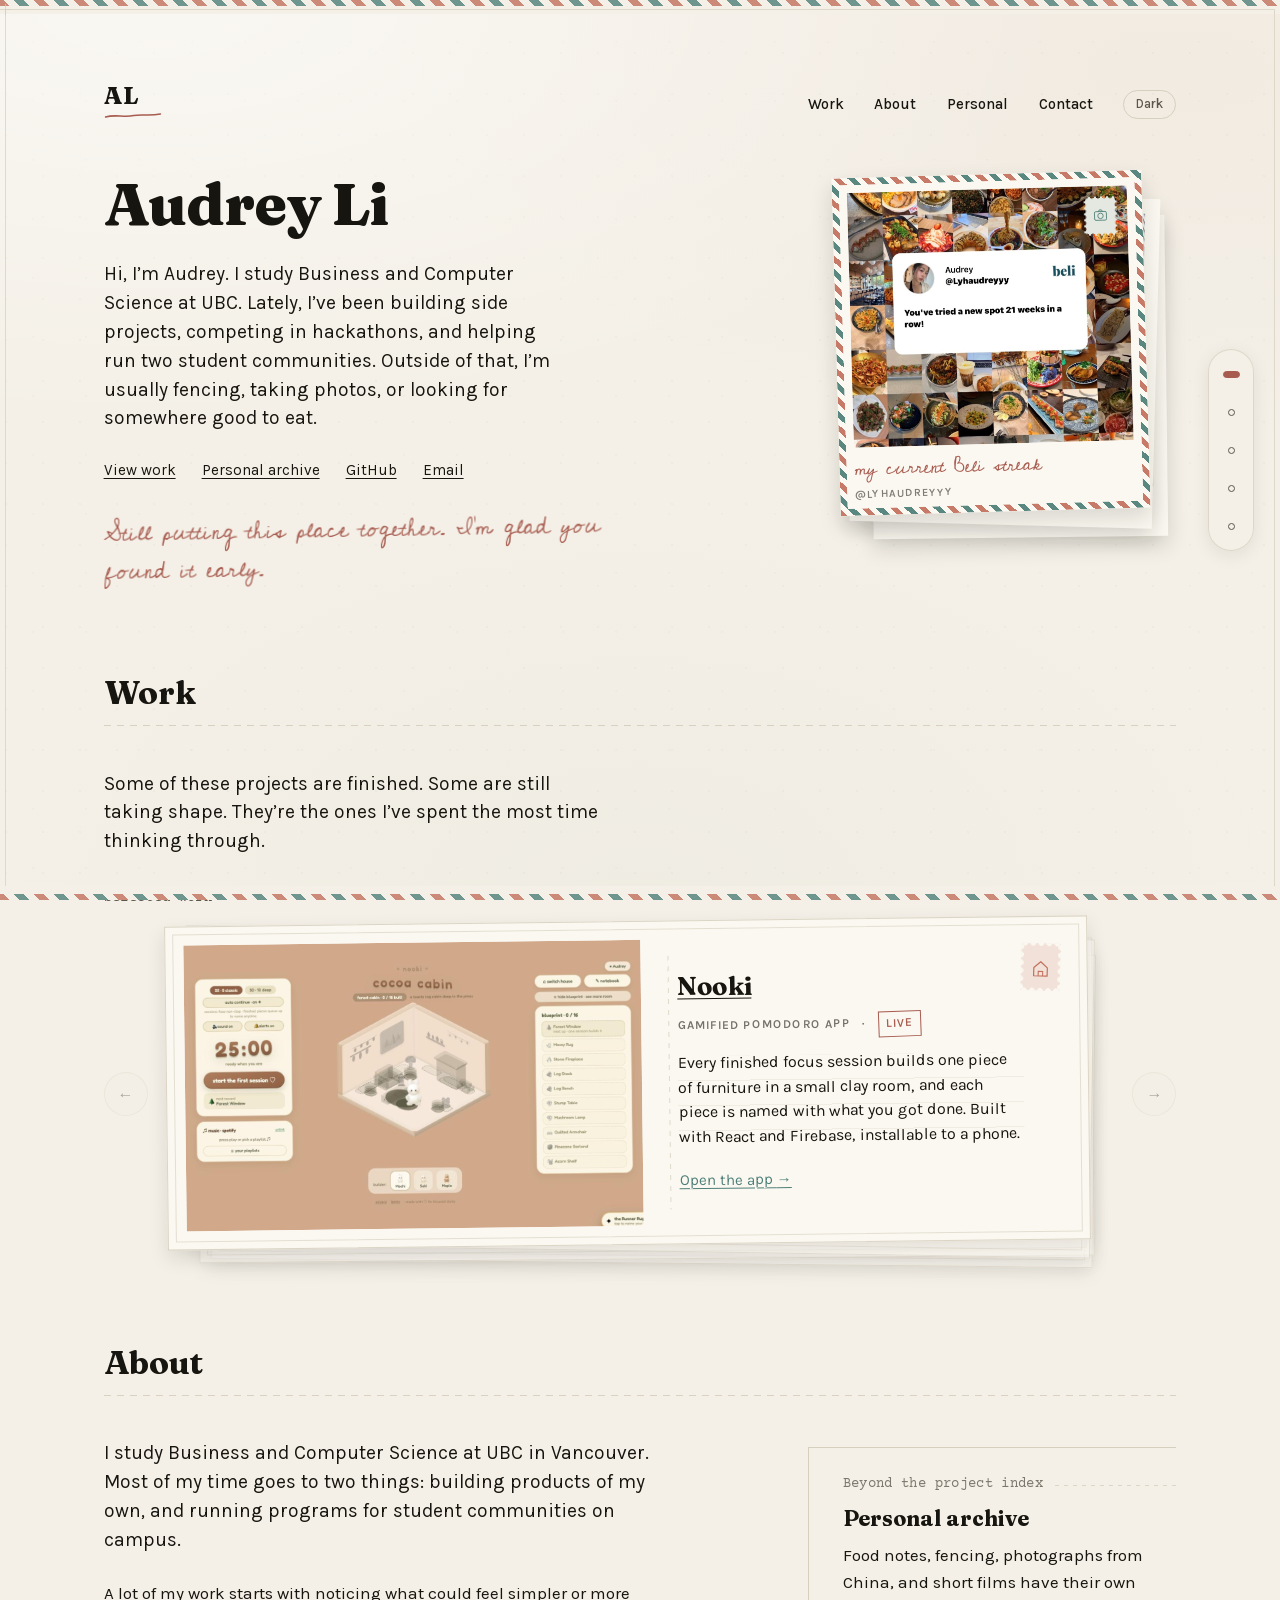
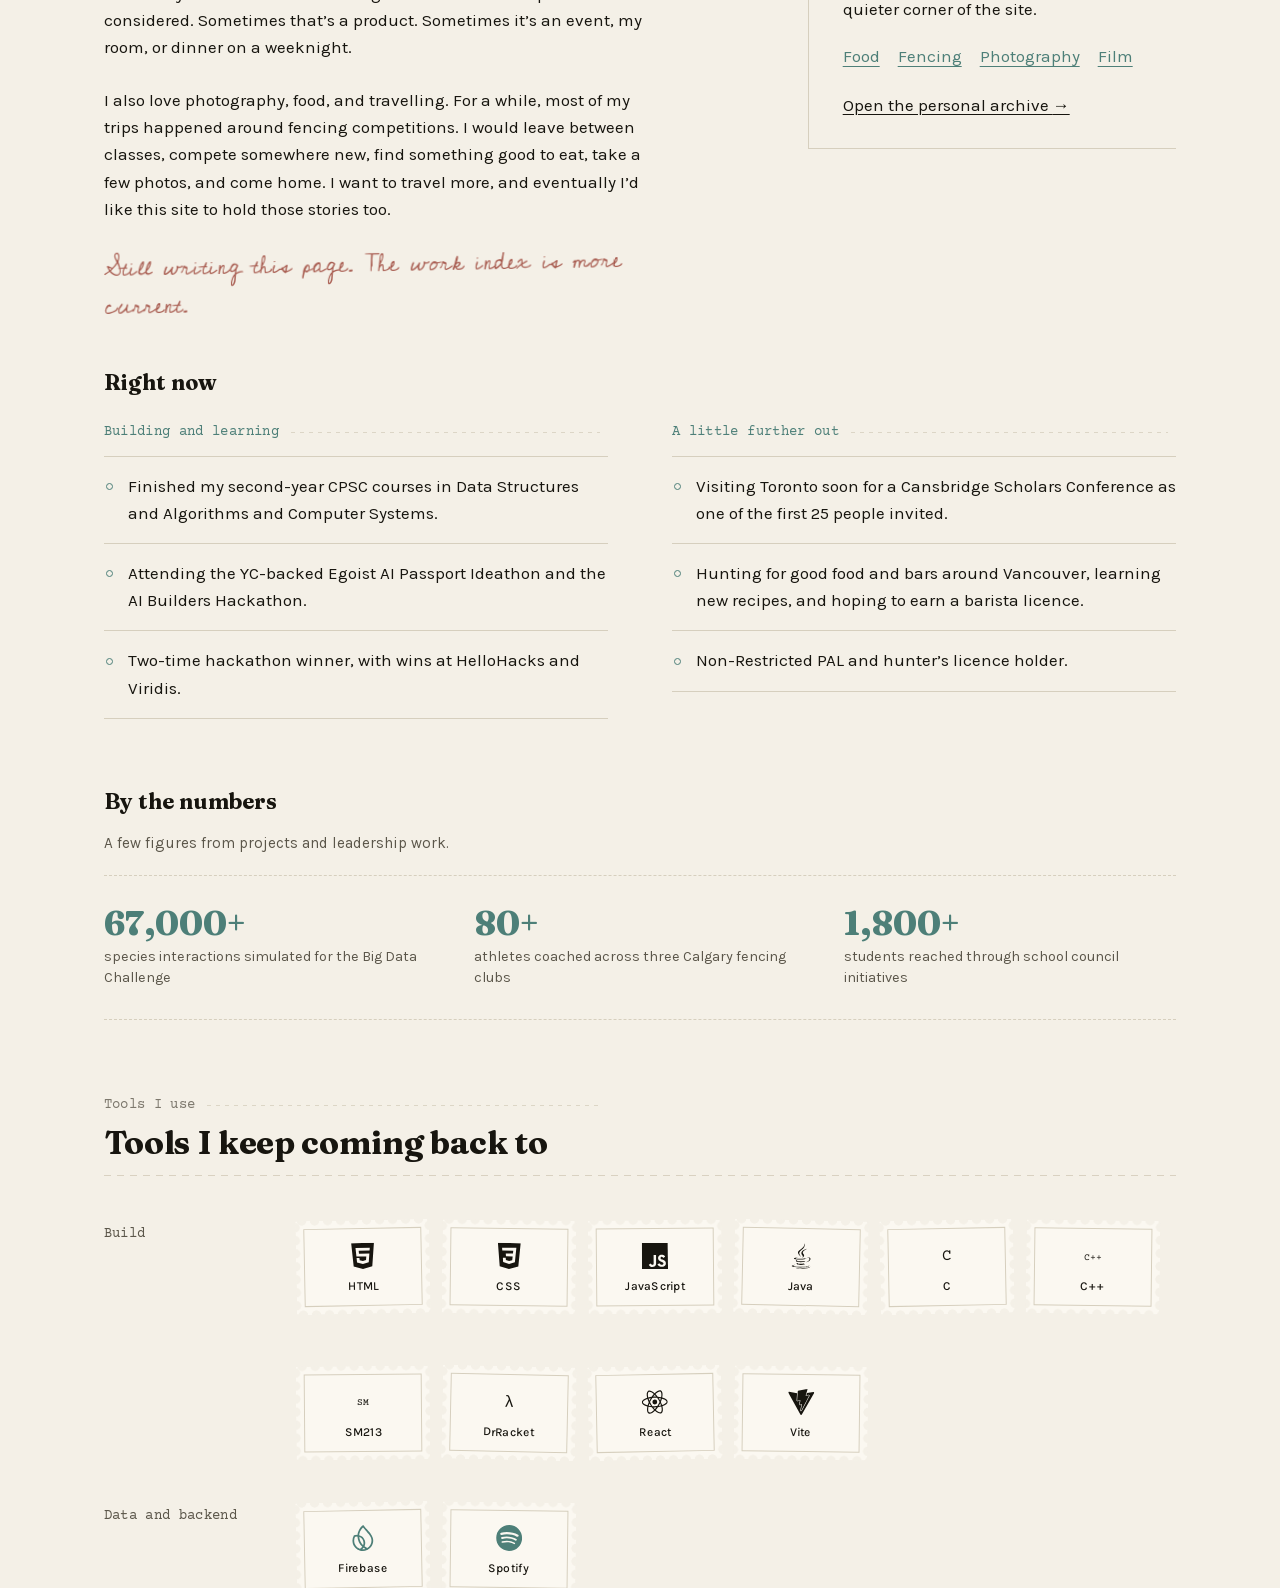
<file: about.html>
<!DOCTYPE html>
<html lang="en">
<head>
<meta charset="utf-8">
<meta name="viewport" content="width=device-width, initial-scale=1">
<title>About, Audrey Li</title>
<meta http-equiv="refresh" content="0; url=index.html#about">
<link rel="canonical" href="https://audrey-portfolio-dusky.vercel.app/index.html#about">
</head>
<body>
<p><a href="index.html#about">Go to About on Audrey Li&rsquo;s portfolio</a></p>
<p><a href="index.html#contact">Go to Contact</a></p>
<p><a href="personal.html">Go to Audrey&rsquo;s personal archive</a></p>
</body>
</html>
</file>
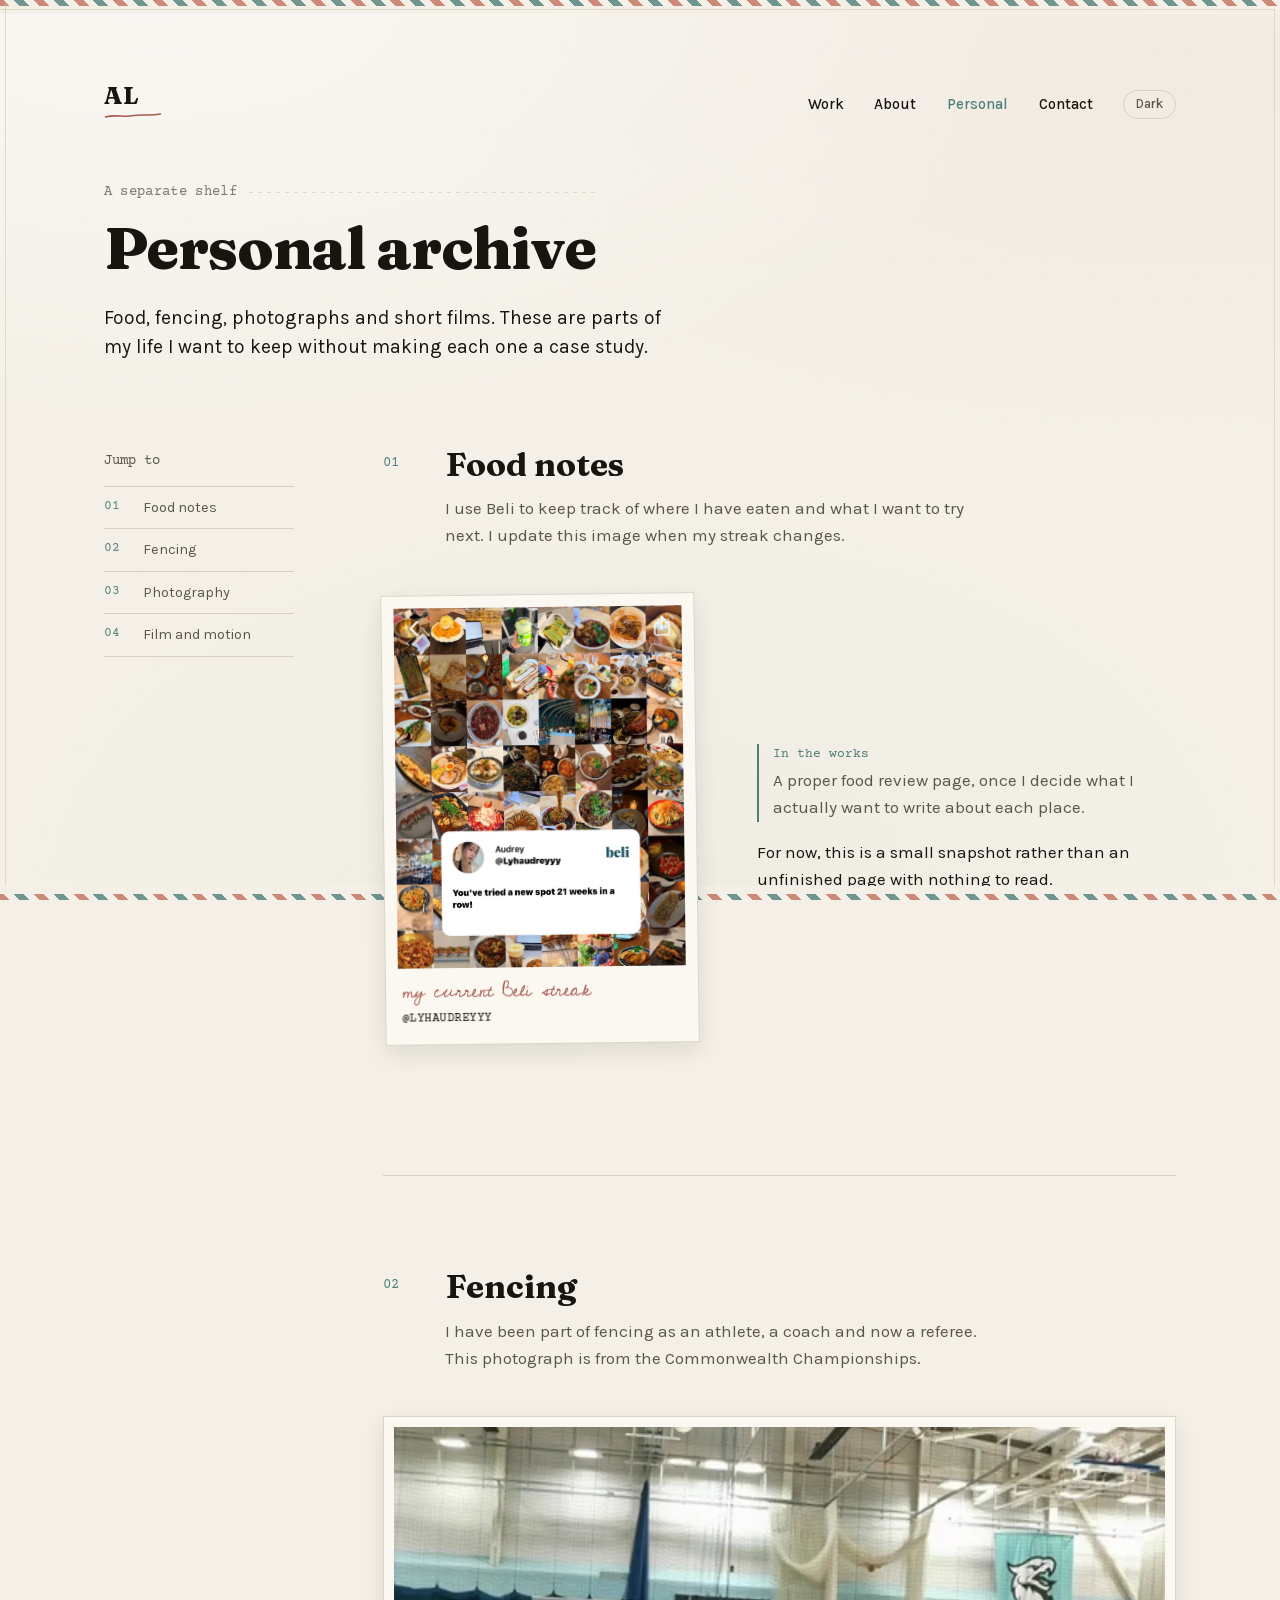
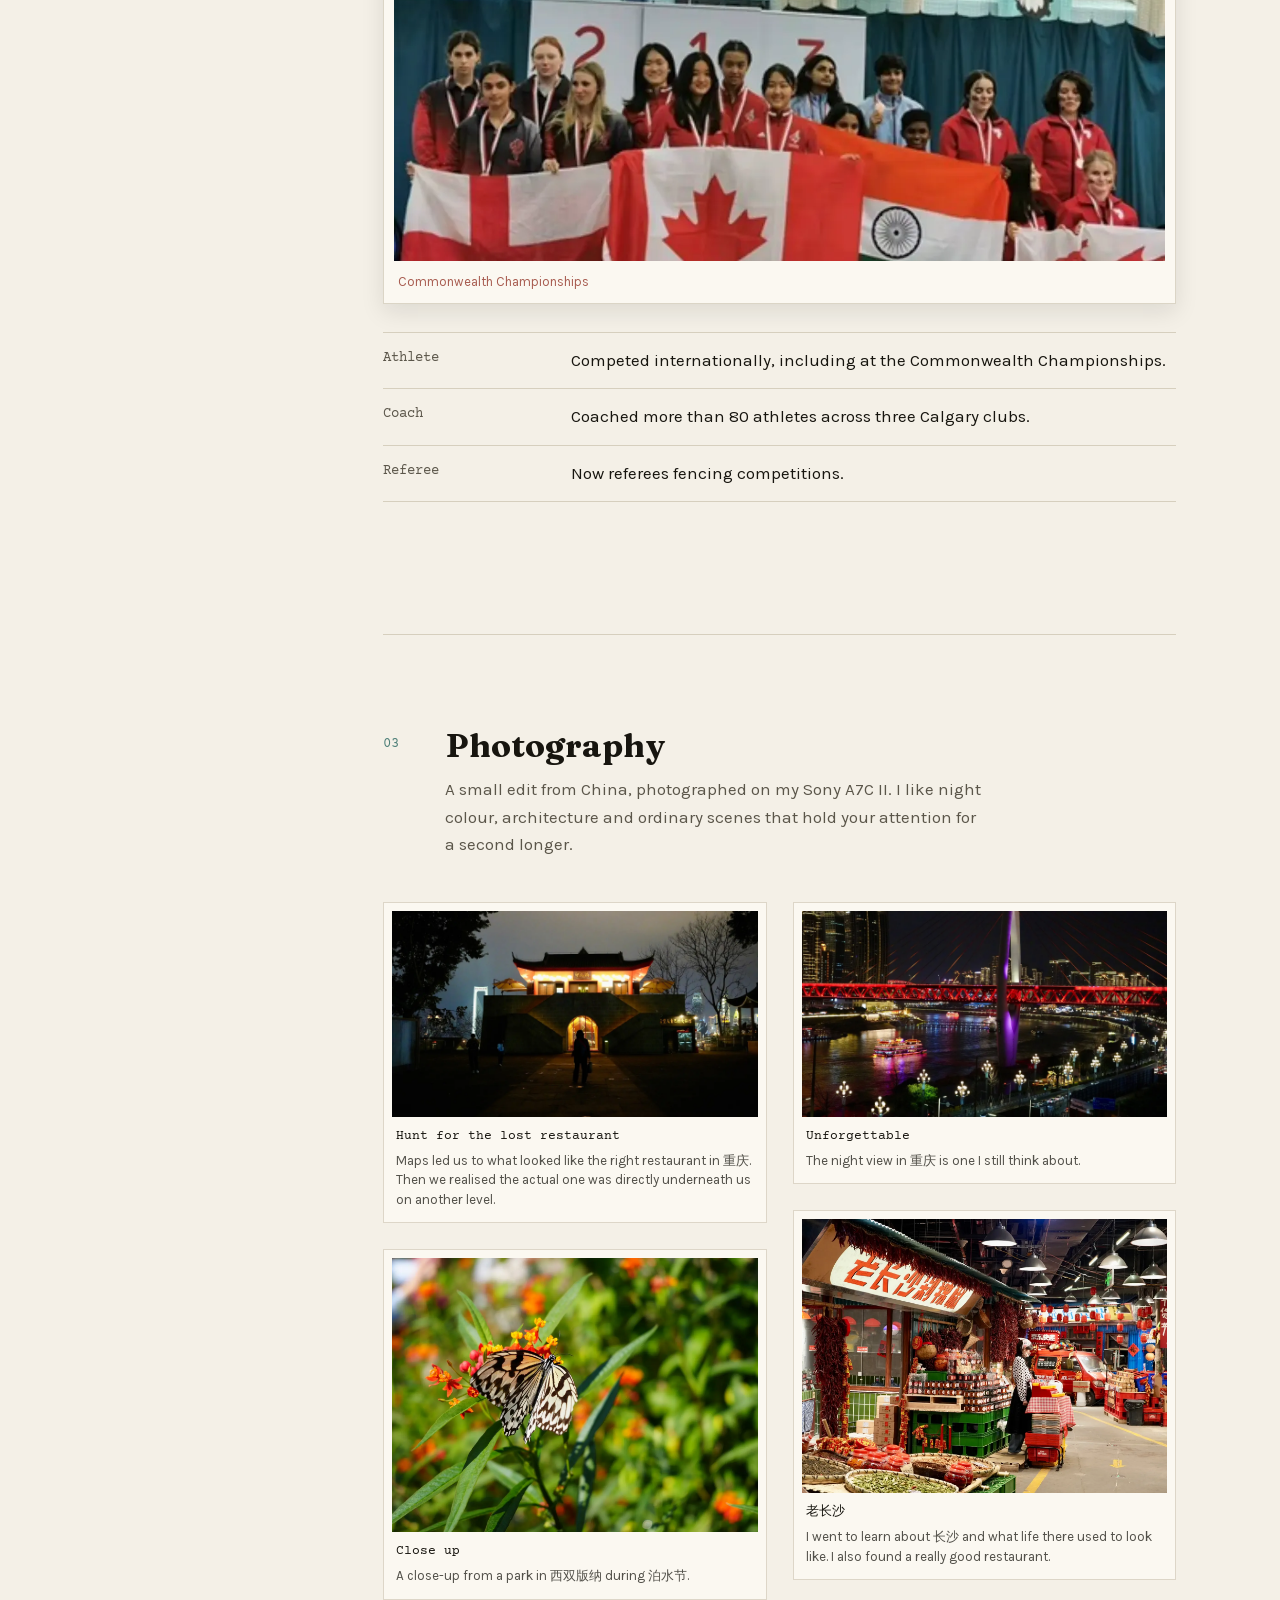
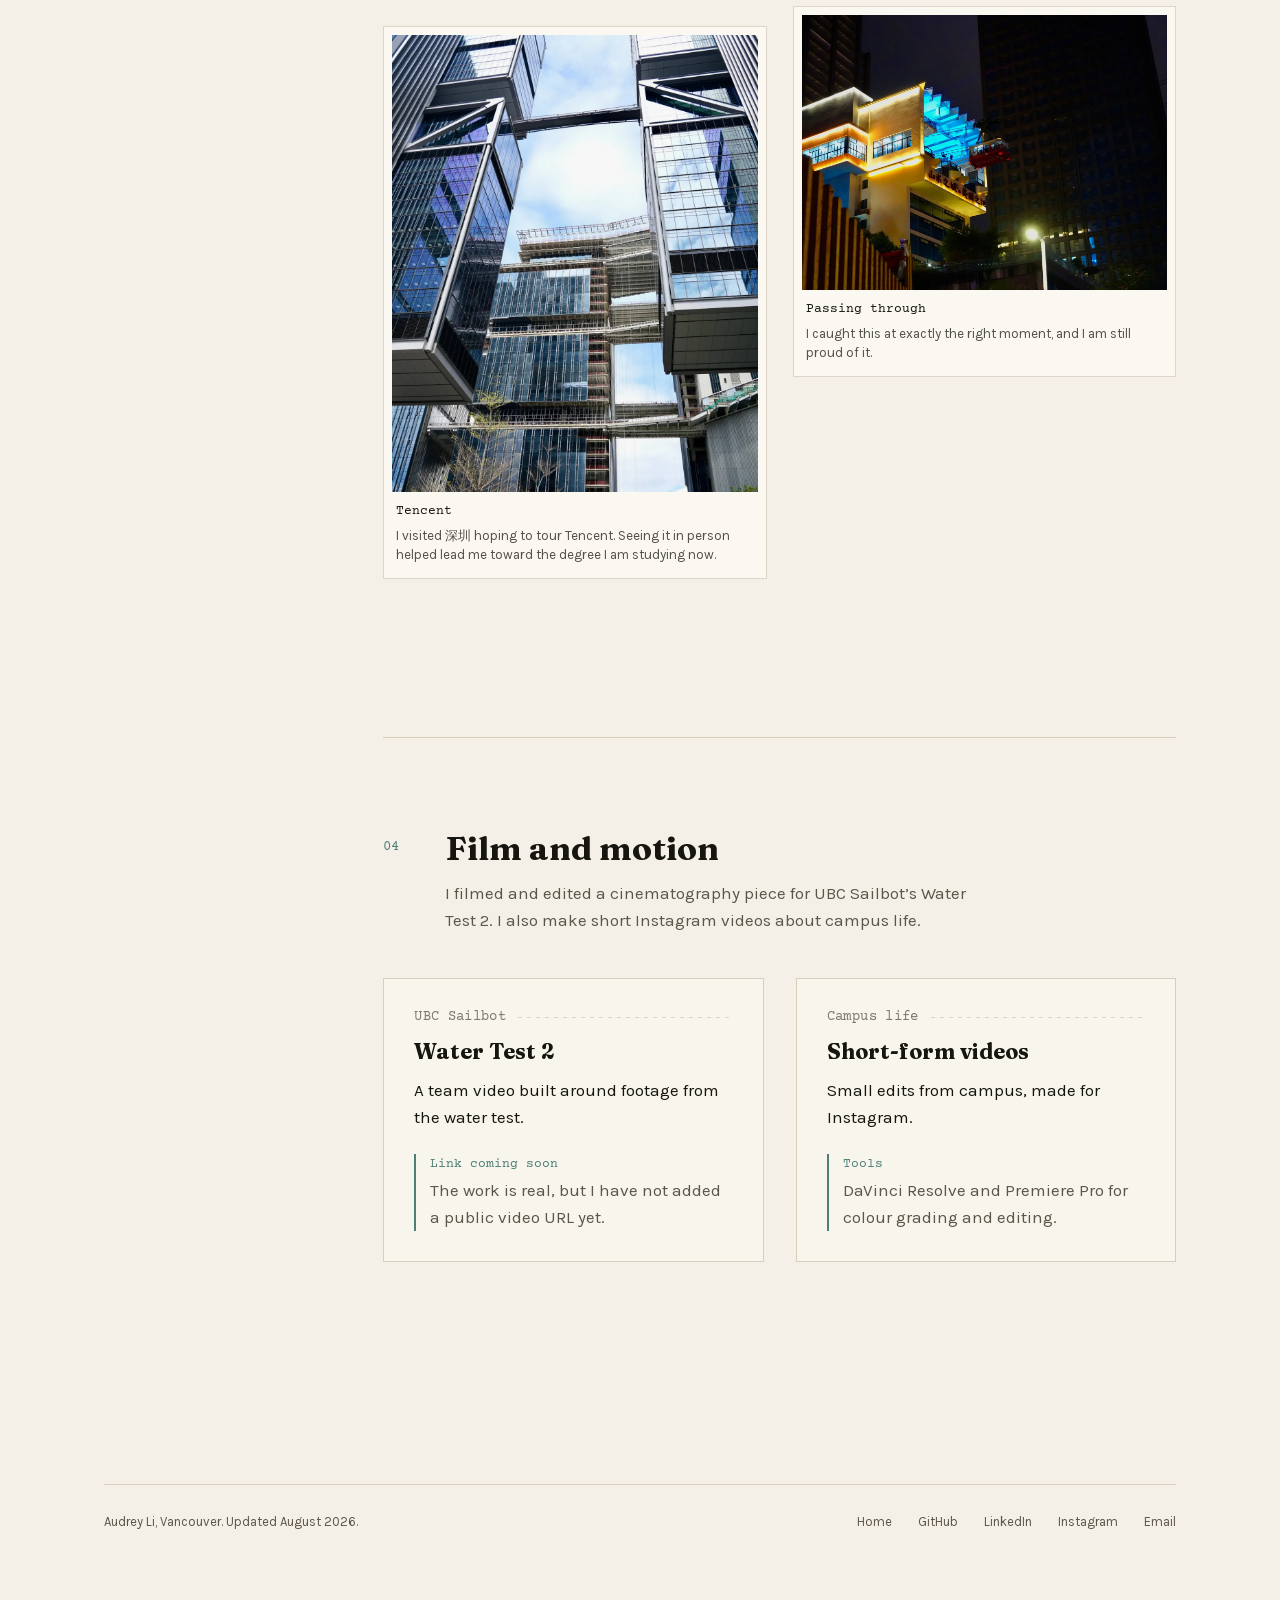
<file: personal.html>
<!DOCTYPE html>
<html lang="en" data-theme="light">
<head>
<meta charset="utf-8">
<meta name="viewport" content="width=device-width, initial-scale=1">
<title>Personal archive | Audrey Li</title>
<meta name="description" content="Food notes, fencing, photography from China, and film work by Audrey Li.">
<link rel="preload" href="assets/fonts/fraunces-800.woff2" as="font" type="font/woff2" crossorigin>
<link rel="preload" href="assets/fonts/karla-400.woff2" as="font" type="font/woff2" crossorigin>
<link rel="stylesheet" href="styles.css">
<link rel="icon" href="favicon.svg" type="image/svg+xml">
<link rel="icon" href="favicon-32.png" sizes="32x32" type="image/png">
<link rel="apple-touch-icon" href="apple-touch-icon.png">
<link rel="canonical" href="https://audrey-portfolio-dusky.vercel.app/personal.html">
<meta property="og:type" content="website">
<meta property="og:site_name" content="Audrey Li">
<meta property="og:title" content="Personal archive | Audrey Li">
<meta property="og:description" content="Food notes, fencing, photography from China, and film work by Audrey Li.">
<meta property="og:url" content="https://audrey-portfolio-dusky.vercel.app/personal.html">
<meta property="og:image" content="https://audrey-portfolio-dusky.vercel.app/assets/social-card.jpg">
<meta property="og:image:type" content="image/jpeg">
<meta property="og:image:width" content="1200">
<meta property="og:image:height" content="630">
<meta property="og:image:alt" content="A cream card introducing Audrey Li and her portfolio.">
<meta name="twitter:card" content="summary_large_image">
<meta name="twitter:title" content="Personal archive | Audrey Li">
<meta name="twitter:description" content="Food notes, fencing, photography from China, and film work by Audrey Li.">
<meta name="twitter:image" content="https://audrey-portfolio-dusky.vercel.app/assets/social-card.jpg">
<meta name="twitter:image:alt" content="A cream card introducing Audrey Li and her portfolio.">
<meta name="theme-color" content="#f4f0e7" media="(prefers-color-scheme: light)">
<meta name="theme-color" content="#171512" media="(prefers-color-scheme: dark)">
<script>try{var t=localStorage.getItem("theme");if(!t){t=matchMedia("(prefers-color-scheme: dark)").matches?"dark":"light"}document.documentElement.dataset.theme=t}catch(e){}</script>
</head>
<body class="personal-page">
<a class="skip" href="#main">Skip to content</a>
<div class="frame" aria-hidden="true"><span class="frame-edge"></span></div>

<header class="head" id="top">
  <a class="mark" href="index.html" aria-label="Audrey Li, home">
    <span>AL</span>
    <svg class="mark-rule" viewBox="0 0 74 10" aria-hidden="true" focusable="false"><path d="M2 7C14 3 26 8 38 5c10-2 20 1 34-2"/></svg>
  </a>
  <nav class="nav" aria-label="Main">
    <a href="index.html#work">Work</a>
    <a class="nav-about" href="index.html#about">About</a>
    <a href="personal.html" aria-current="page">Personal</a>
    <a class="nav-contact" href="index.html#contact">Contact</a>
    <button class="toggle" type="button" data-theme-toggle aria-pressed="false">
      <span class="toggle-label">Dark</span>
    </button>
  </nav>
</header>

<main id="main">
  <section class="personal-intro" aria-labelledby="personal-heading">
    <p class="archive-label">A separate shelf</p>
    <h1 class="display" id="personal-heading">Personal archive</h1>
    <p class="lede">Food, fencing, photographs and short films. These are parts of my life I want to keep without making each one a case study.</p>
  </section>

  <div class="personal-layout">
    <aside class="personal-sidebar">
      <nav class="personal-jump" aria-label="Personal archive sections">
        <p class="personal-jump-label">Jump to</p>
        <ol>
          <li><a href="#food"><span>01</span> Food notes</a></li>
          <li><a href="#fencing"><span>02</span> Fencing</a></li>
          <li><a href="#photography"><span>03</span> Photography</a></li>
          <li><a href="#film"><span>04</span> Film and motion</a></li>
        </ol>
      </nav>
    </aside>

    <div class="personal-content">
      <section class="personal-section" id="food" aria-labelledby="food-heading">
        <div class="personal-section-head">
          <p class="personal-index">01</p>
          <div>
            <h2 id="food-heading">Food notes</h2>
            <p>I use Beli to keep track of where I have eaten and what I want to try next. I update this image when my streak changes.</p>
          </div>
        </div>
        <div class="personal-feature personal-feature--portrait">
          <figure class="personal-photo personal-photo--postcard">
            <img src="assets/personal/beli-streak.jpeg" alt="Audrey's Beli profile collage showing a 21 week streak of trying new restaurants" width="1013" height="2048">
            <figcaption>
              <span class="photo-caption">my current Beli streak</span>
              <span class="personal-handle">@Lyhaudreyyy</span>
            </figcaption>
          </figure>
          <div class="personal-copy">
            <p class="status-note"><span>In the works</span> A proper food review page, once I decide what I actually want to write about each place.</p>
            <p>For now, this is a small snapshot rather than an unfinished page with nothing to read.</p>
          </div>
        </div>
      </section>

      <section class="personal-section" id="fencing" aria-labelledby="fencing-heading">
        <div class="personal-section-head">
          <p class="personal-index">02</p>
          <div>
            <h2 id="fencing-heading">Fencing</h2>
            <p>I have been part of fencing as an athlete, a coach and now a referee. This photograph is from the Commonwealth Championships.</p>
          </div>
        </div>
        <figure class="personal-photo personal-photo--wide">
          <img src="assets/personal/commonwealth-fencing.webp" alt="Fencers from several countries standing behind national flags at the Commonwealth Championships" width="1206" height="894" loading="lazy">
          <figcaption>Commonwealth Championships</figcaption>
        </figure>
        <dl class="role-list">
          <div><dt>Athlete</dt><dd>Competed internationally, including at the Commonwealth Championships.</dd></div>
          <div><dt>Coach</dt><dd>Coached more than 80 athletes across three Calgary clubs.</dd></div>
          <div><dt>Referee</dt><dd>Now referees fencing competitions.</dd></div>
        </dl>
      </section>

      <section class="personal-section" id="photography" aria-labelledby="photography-heading">
        <div class="personal-section-head">
          <p class="personal-index">03</p>
          <div>
            <h2 id="photography-heading">Photography</h2>
            <p>A small edit from China, photographed on my Sony A7C II. I like night colour, architecture and ordinary scenes that hold your attention for a second longer.</p>
          </div>
        </div>
        <div class="photo-contact-sheet">
          <figure class="contact-photo contact-photo--wide">
            <img src="assets/personal/gallery/china-night-building.webp" alt="A traditional-style building glowing orange against a dark evening sky" width="1600" height="1066" loading="lazy">
            <figcaption><strong>Hunt for the lost restaurant</strong><span>Maps led us to what looked like the right restaurant in &#37325;&#24198;. Then we realised the actual one was directly underneath us on another level.</span></figcaption>
          </figure>
          <figure class="contact-photo">
            <img src="assets/personal/gallery/china-butterfly.webp" alt="A black and cream butterfly resting among orange flowers" width="1600" height="1066" loading="lazy">
            <figcaption><strong>Close up</strong><span>A close-up from a park in &#35199;&#21452;&#29256;&#32435; during &#27850;&#27700;&#33410;.</span></figcaption>
          </figure>
          <figure class="contact-photo contact-photo--tall">
            <img src="assets/personal/gallery/china-architecture.webp" alt="A low-angle view between glass towers and skybridges" width="1066" height="1600" loading="lazy">
            <figcaption><strong>Tencent</strong><span>I visited &#28145;&#22323; hoping to tour Tencent. Seeing it in person helped lead me toward the degree I am studying now.</span></figcaption>
          </figure>
          <figure class="contact-photo contact-photo--wide">
            <img src="assets/personal/gallery/china-red-bridge.webp" alt="A red illuminated bridge crossing a river at night" width="1600" height="1066" loading="lazy">
            <figcaption><strong>Unforgettable</strong><span>The night view in &#37325;&#24198; is one I still think about.</span></figcaption>
          </figure>
          <figure class="contact-photo">
            <img src="assets/personal/gallery/china-market.webp" alt="An indoor market filled with red signs, lanterns and jars" width="1600" height="1066" loading="lazy">
            <figcaption><strong>&#32769;&#38271;&#27801;</strong><span>I went to learn about &#38271;&#27801; and what life there used to look like. I also found a really good restaurant.</span></figcaption>
          </figure>
          <figure class="contact-photo">
            <img src="assets/personal/gallery/china-cable-car.webp" alt="A red cable car passing a blue-lit building at night" width="1600" height="1066" loading="lazy">
            <figcaption><strong>Passing through</strong><span>I caught this at exactly the right moment, and I am still proud of it.</span></figcaption>
          </figure>
        </div>
      </section>

      <section class="personal-section" id="film" aria-labelledby="film-heading">
        <div class="personal-section-head">
          <p class="personal-index">04</p>
          <div>
            <h2 id="film-heading">Film and motion</h2>
            <p>I filmed and edited a cinematography piece for UBC Sailbot&rsquo;s Water Test 2. I also make short Instagram videos about campus life.</p>
          </div>
        </div>
        <div class="film-grid">
          <article class="film-note">
            <p class="archive-label">UBC Sailbot</p>
            <h3>Water Test 2</h3>
            <p>A team video built around footage from the water test.</p>
            <p class="status-note"><span>Link coming soon</span> The work is real, but I have not added a public video URL yet.</p>
          </article>
          <article class="film-note">
            <p class="archive-label">Campus life</p>
            <h3>Short-form videos</h3>
            <p>Small edits from campus, made for Instagram.</p>
            <p class="status-note"><span>Tools</span> DaVinci Resolve and Premiere Pro for colour grading and editing.</p>
          </article>
        </div>
      </section>
    </div>
  </div>
</main>

<footer class="foot">
  <p>Audrey Li, Vancouver. Updated August 2026.</p>
  <nav class="foot-links" aria-label="Elsewhere">
    <a href="index.html">Home</a>
    <a href="https://github.com/AudreyL827" rel="noopener noreferrer" target="_blank">GitHub</a>
    <a href="https://www.linkedin.com/in/yu-he-audrey-li" rel="noopener noreferrer" target="_blank">LinkedIn</a>
    <a href="https://www.instagram.com/lyh.audreyyy/" rel="noopener noreferrer" target="_blank">Instagram</a>
    <a href="mailto:audreyli2025@gmail.com">Email</a>
  </nav>
</footer>

<script src="script.js" defer></script>
</body>
</html>
</file>
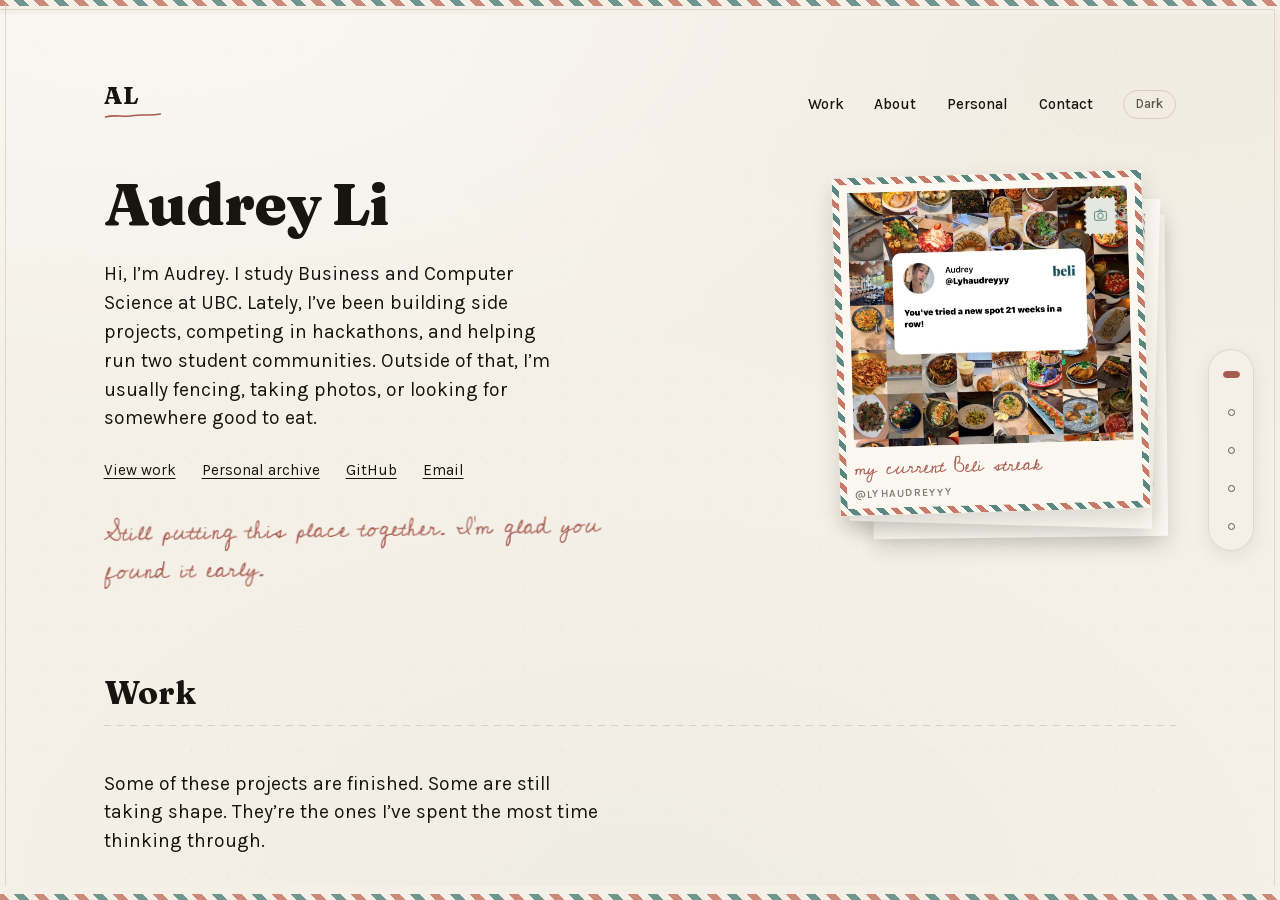
<file: work.html>
<!DOCTYPE html>
<html lang="en">
<head>
<meta charset="utf-8">
<meta name="viewport" content="width=device-width, initial-scale=1">
<title>Work, Audrey Li</title>
<meta http-equiv="refresh" content="0; url=index.html#work">
<link rel="canonical" href="https://audrey-portfolio-dusky.vercel.app/index.html#work">
</head>
<body>
<p><a href="index.html#work">Go to Work on Audrey Li&rsquo;s portfolio</a></p>
<p><a href="personal.html">Go to Audrey&rsquo;s personal archive</a></p>
</body>
</html>
</file>
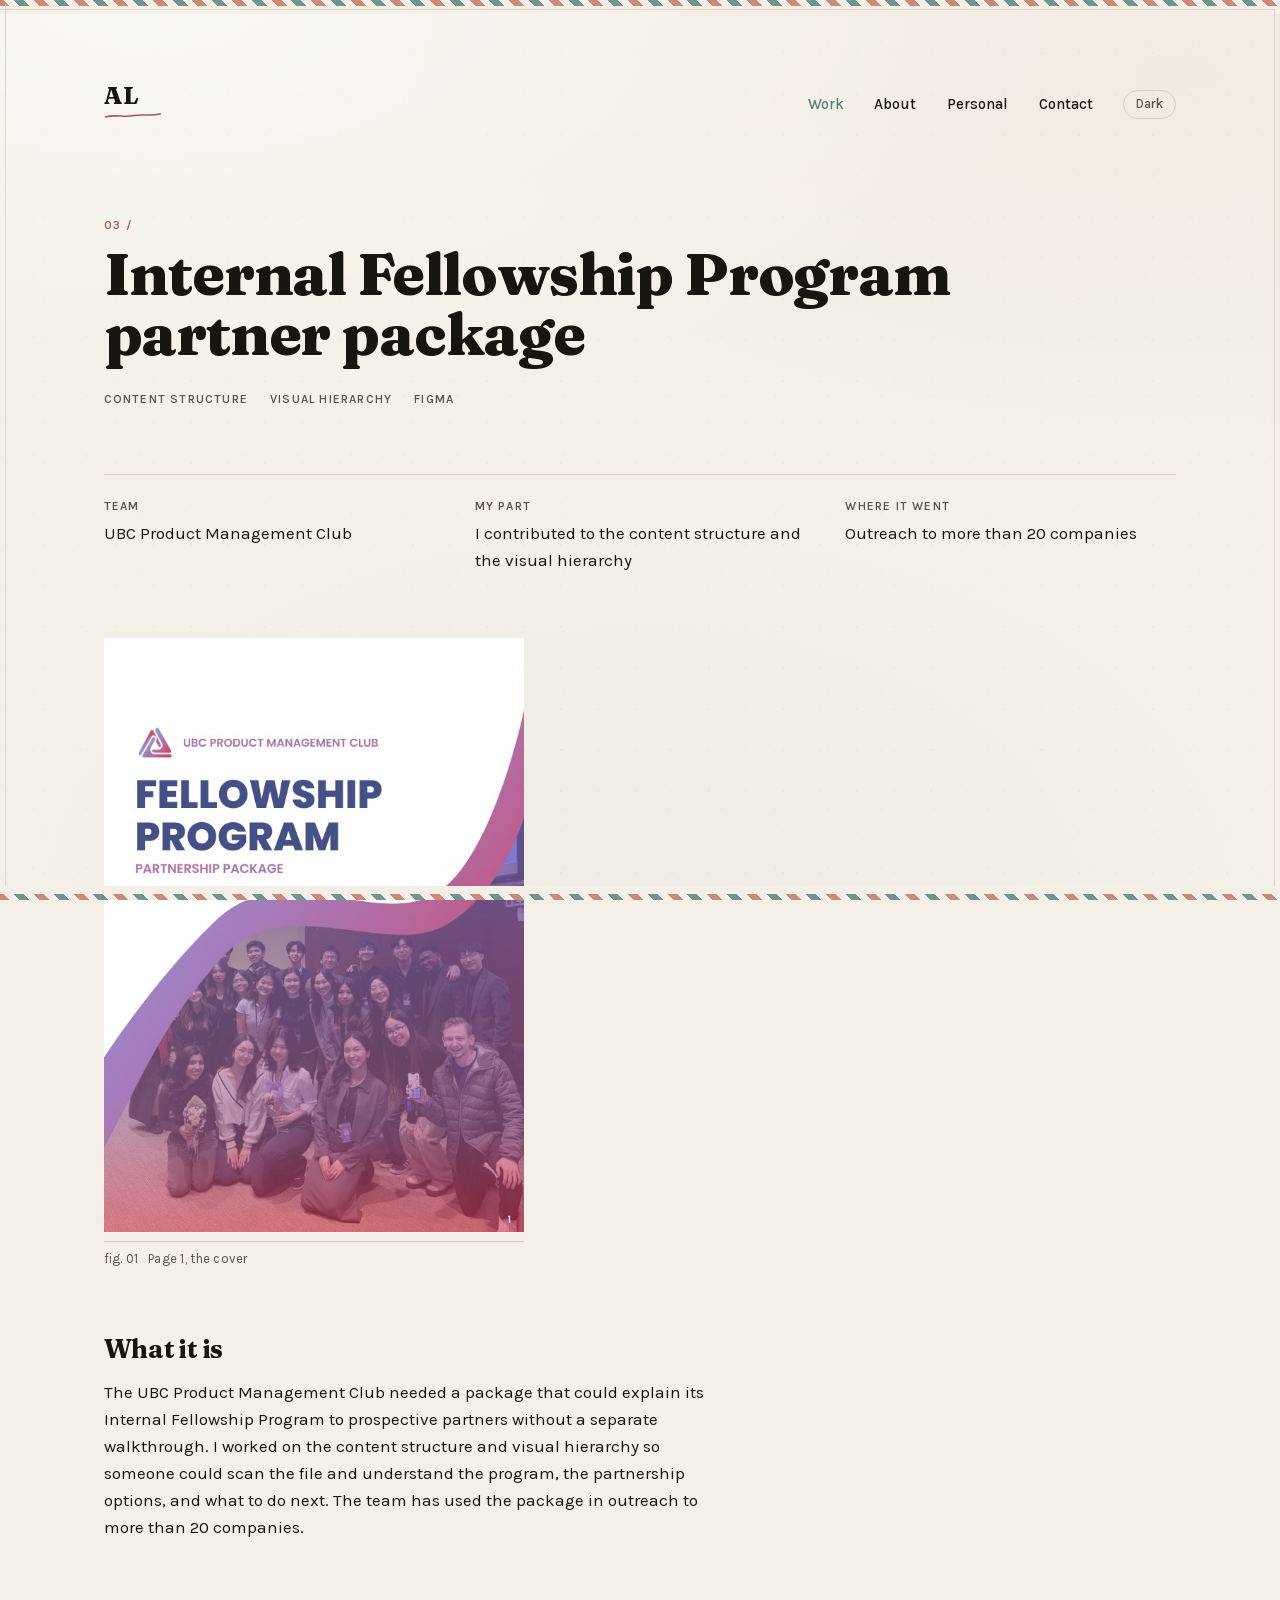
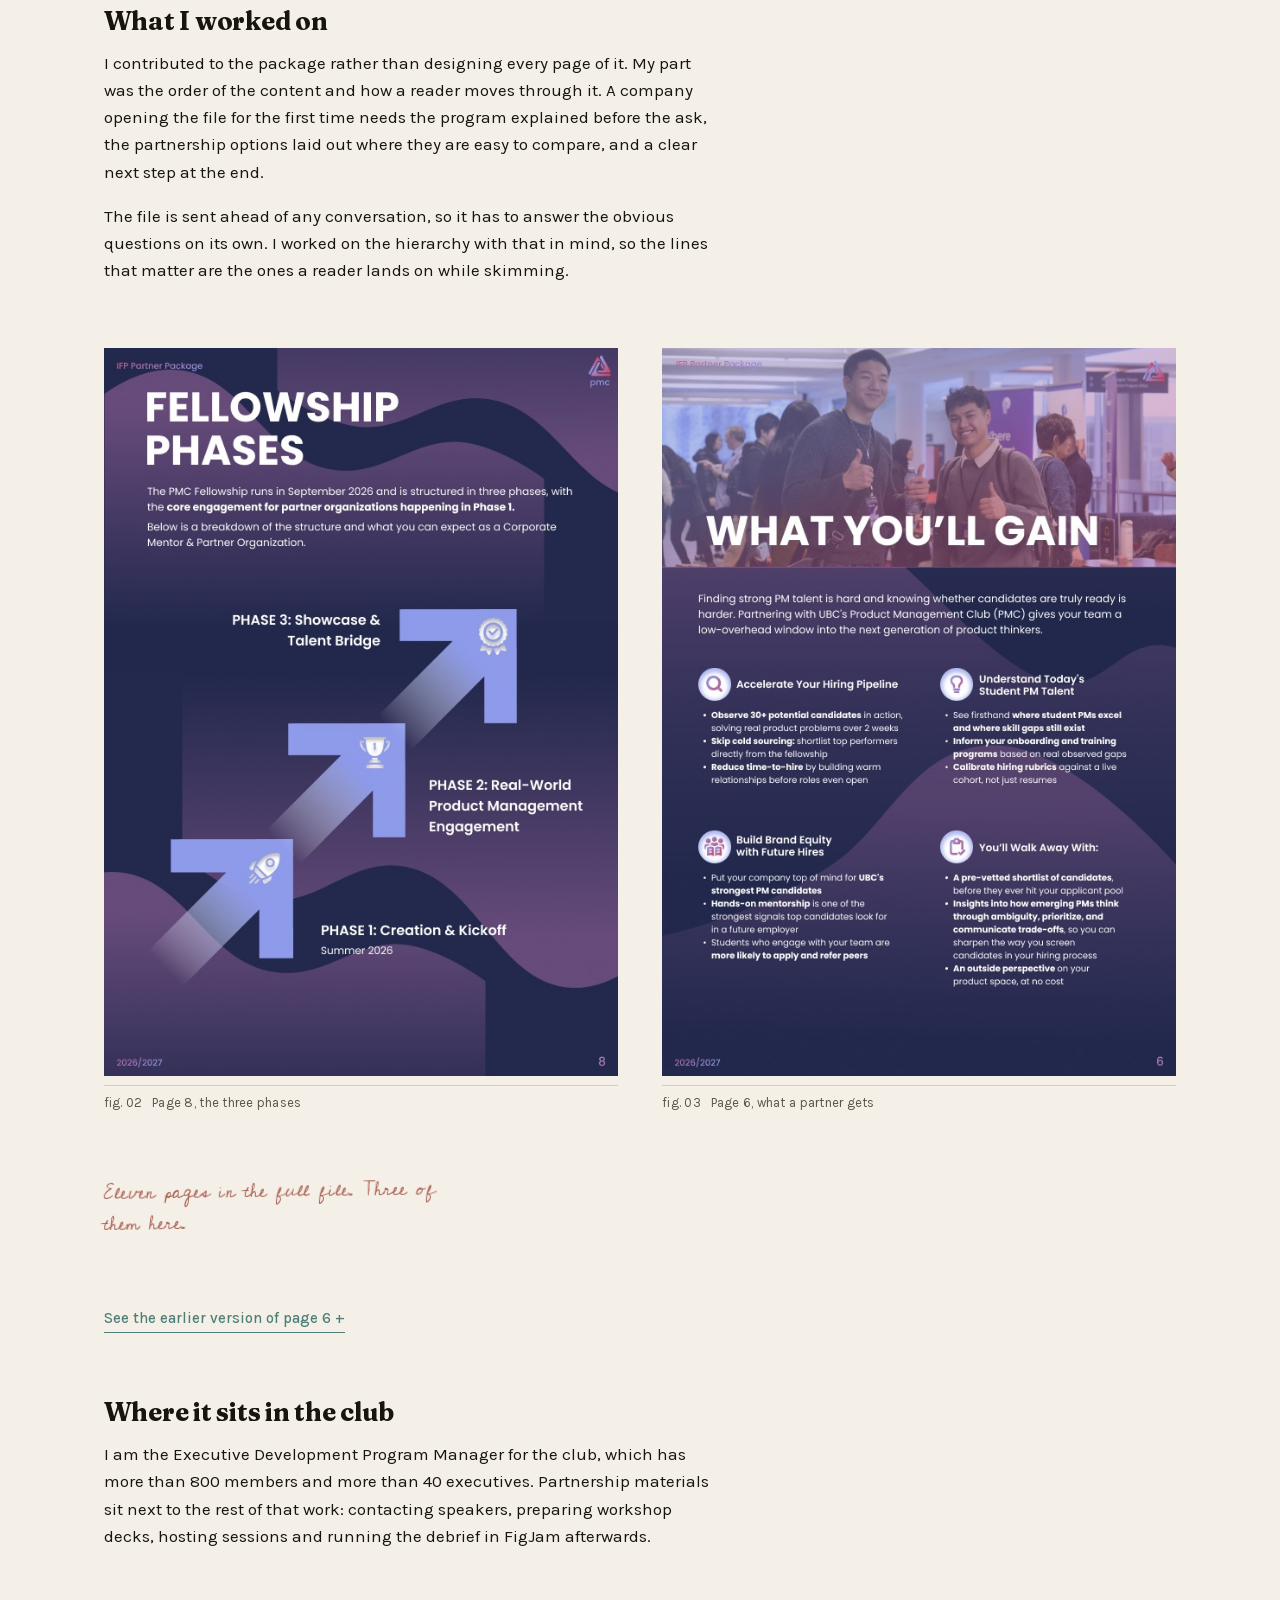
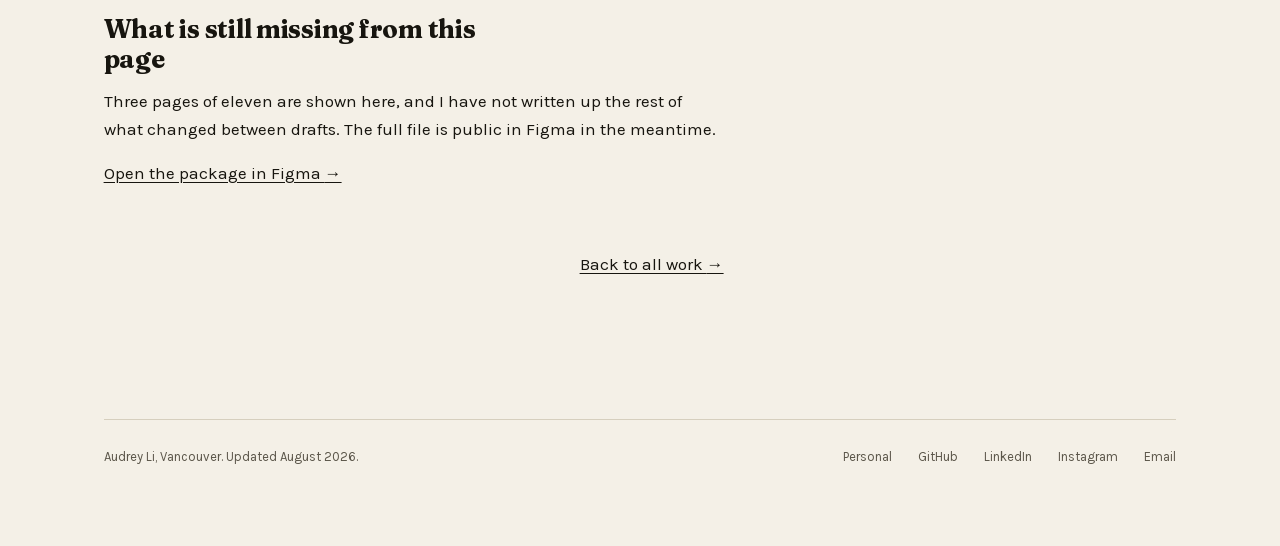
<file: projects/ifp-partner-package.html>
<!DOCTYPE html>
<html lang="en" data-theme="light">
<head>
<meta charset="utf-8">
<meta name="viewport" content="width=device-width, initial-scale=1">
<title>Internal Fellowship Program partner package, Audrey Li</title>
<meta name="description" content="Audrey Li worked on the content structure and visual hierarchy of the UBC Product Management Club partner package, which the team has sent to more than 20 companies.">
<link rel="preload" href="../assets/fonts/fraunces-800.woff2" as="font" type="font/woff2" crossorigin>
<link rel="preload" href="../assets/fonts/karla-400.woff2" as="font" type="font/woff2" crossorigin>
<link rel="stylesheet" href="../styles.css">
<link rel="icon" href="../favicon.svg" type="image/svg+xml">
<link rel="icon" href="../favicon-32.png" sizes="32x32" type="image/png">
<link rel="apple-touch-icon" href="../apple-touch-icon.png">
<link rel="canonical" href="https://audrey-portfolio-dusky.vercel.app/projects/ifp-partner-package.html">
<meta property="og:type" content="website">
<meta property="og:site_name" content="Audrey Li">
<meta property="og:title" content="Internal Fellowship Program partner package, Audrey Li">
<meta property="og:description" content="Audrey Li worked on the content structure and visual hierarchy of the UBC Product Management Club partner package, which the team has sent to more than 20 companies.">
<meta property="og:url" content="https://audrey-portfolio-dusky.vercel.app/projects/ifp-partner-package.html">
<meta property="og:image" content="https://audrey-portfolio-dusky.vercel.app/assets/social-card.jpg">
<meta property="og:image:type" content="image/jpeg">
<meta property="og:image:width" content="1200">
<meta property="og:image:height" content="630">
<meta property="og:image:alt" content="A cream card reading: Hi, I am Audrey. I study Business and Computer Science at UBC in Vancouver, and I build things like Nooki.">
<meta name="twitter:card" content="summary_large_image">
<meta name="twitter:title" content="Internal Fellowship Program partner package, Audrey Li">
<meta name="twitter:description" content="Audrey Li worked on the content structure and visual hierarchy of the UBC Product Management Club partner package.">
<meta name="twitter:image" content="https://audrey-portfolio-dusky.vercel.app/assets/social-card.jpg">
<meta name="twitter:image:alt" content="A cream card introducing Audrey Li and her portfolio.">
<meta name="theme-color" content="#f4f0e7" media="(prefers-color-scheme: light)">
<meta name="theme-color" content="#171512" media="(prefers-color-scheme: dark)">
<script>try{var t=localStorage.getItem("theme");if(!t){t=matchMedia("(prefers-color-scheme: dark)").matches?"dark":"light"}document.documentElement.dataset.theme=t}catch(e){}</script>
</head>
<body>
<a class="skip" href="#main">Skip to content</a>

<!-- Site frame: air-mail edge, paper outline and corner marks. Decoration only. -->
<div class="frame" aria-hidden="true"><span class="frame-edge"></span></div>

<header class="head">
  <a class="mark" href="../index.html" aria-label="Audrey Li, home">
    <span>AL</span>
    <svg class="mark-rule" viewBox="0 0 74 10" aria-hidden="true" focusable="false"><path d="M2 7C14 3 26 8 38 5c10-2 20 1 34-2"/></svg>
  </a>
  <nav class="nav" aria-label="Main">
    <a href="../work.html" aria-current="page">Work</a>
    <a class="nav-about" href="../about.html">About</a>
    <a href="../personal.html">Personal</a>
    <a class="nav-contact" href="../about.html#contact">Contact</a>
    <button class="toggle" type="button" data-theme-toggle aria-pressed="false">
      <span class="toggle-label">Dark</span>
    </button>
  </nav>
</header>

<main id="main">

  <section class="project-head">
    <p class="project-num">03 /</p>
    <h1 class="display">Internal Fellowship Program partner package</h1>
    <ul class="tags">
      <li>Content structure</li>
      <li>Visual hierarchy</li>
      <li>Figma</li>
    </ul>
    <dl class="project-facts">
      <div>
        <dt>Team</dt>
        <dd>UBC Product Management Club</dd>
      </div>
      <div>
        <dt>My part</dt>
        <dd>I contributed to the content structure and the visual hierarchy</dd>
      </div>
      <div>
        <dt>Where it went</dt>
        <dd>Outreach to more than 20 companies</dd>
      </div>
    </dl>
  </section>

  <article class="case">

    <figure class="shot shot--page" data-file="assets/ifp-cover.jpg">
      <img src="../assets/ifp-cover.jpg" alt="Cover of the partner package: the UBC Product Management Club logo above the words Fellowship Program, Partnership Package, over a photo of the club" width="595" height="842">
      <figcaption>fig. 01 &nbsp; Page 1, the cover</figcaption>
    </figure>

    <section class="case-text">
      <h2>What it is</h2>
      <p>The UBC Product Management Club needed a package that could explain its Internal Fellowship Program to prospective partners without a separate walkthrough. I worked on the content structure and visual hierarchy so someone could scan the file and understand the program, the partnership options, and what to do next. The team has used the package in outreach to more than 20 companies.</p>
    </section>

    <section class="case-text">
      <h2>What I worked on</h2>
      <p>I contributed to the package rather than designing every page of it. My part was the order of the content and how a reader moves through it. A company opening the file for the first time needs the program explained before the ask, the partnership options laid out where they are easy to compare, and a clear next step at the end.</p>
      <p>The file is sent ahead of any conversation, so it has to answer the obvious questions on its own. I worked on the hierarchy with that in mind, so the lines that matter are the ones a reader lands on while skimming.</p>
    </section>

    <div class="case-pair">
      <figure class="shot shot--page" data-file="assets/ifp-spread-01.jpg">
        <img src="../assets/ifp-spread-01.jpg" alt="Package page 8, Fellowship Phases, showing the program split into three phases with the partner engagement in phase one" width="595" height="842">
        <figcaption>fig. 02 &nbsp; Page 8, the three phases</figcaption>
      </figure>
      <figure class="shot shot--page" data-file="assets/ifp-spread-02.jpg">
        <img src="../assets/ifp-spread-02.jpg" alt="Package page 6, What You Will Gain, four grouped lists of what a partner organisation gets from the fellowship" width="595" height="842">
        <figcaption>fig. 03 &nbsp; Page 6, what a partner gets</figcaption>
      </figure>
    </div>

    <p class="margin-note">Eleven pages in the full file. Three of them here.</p>

    <!-- PROCESS REVEAL
         One optional reveal, holding a real earlier frame from the same Figma
         file. It is extra context, never the only explanation of anything. -->
    <section class="reveal">
      <button class="reveal-trigger" type="button" aria-expanded="true" aria-controls="earlier-page" hidden>
        See the earlier version of page 6
      </button>
      <div class="reveal-panel" id="earlier-page">
        <figure class="shot shot--page" data-file="assets/ifp-early-page.jpg">
          <img src="../assets/ifp-early-page.jpg" alt="The archived earlier version of the What You Will Gain page, with longer bullets describing what the fellows would do" width="595" height="842" loading="lazy">
          <figcaption>fig. 04 &nbsp; Archived draft of the same page</figcaption>
        </figure>
        <div class="case-text">
          <p>The earlier page opened with what the fellows would do and how they would work. The page in the file now opens with the problem a partner has, and each list leads with what the partner gets out of it.</p>
          <p>Both versions live in the same Figma file. The earlier one sits on its Archive page.</p>
        </div>
      </div>
    </section>

    <section class="case-text">
      <h2>Where it sits in the club</h2>
      <p>I am the Executive Development Program Manager for the club, which has more than 800 members and more than 40 executives. Partnership materials sit next to the rest of that work: contacting speakers, preparing workshop decks, hosting sessions and running the debrief in FigJam afterwards.</p>
    </section>

    <section class="case-text">
      <h2>What is still missing from this page</h2>
      <p>Three pages of eleven are shown here, and I have not written up the rest of what changed between drafts. The full file is public in Figma in the meantime.</p>
      <p><a class="arrow-link" href="https://www.figma.com/design/uuhJYZEdekvHyamZVi6IMW/IFP-Partner-Package?node-id=0-1&amp;t=W354auNOyT96jrNp-1" rel="noopener noreferrer" target="_blank">Open the package in Figma&nbsp;<span aria-hidden="true">&rarr;</span></a></p>
    </section>

    <p class="next-link"><a class="arrow-link" href="../work.html">Back to all work&nbsp;<span aria-hidden="true">&rarr;</span></a></p>

  </article>

</main>

<footer class="foot">
  <p>Audrey Li, Vancouver. Updated August 2026.</p>
  <nav class="foot-links" aria-label="Elsewhere">
    <a href="../personal.html">Personal</a>
    <a href="https://github.com/AudreyL827" rel="noopener noreferrer" target="_blank">GitHub</a>
    <a href="https://www.linkedin.com/in/yu-he-audrey-li" rel="noopener noreferrer" target="_blank">LinkedIn</a>
    <a href="https://www.instagram.com/lyh.audreyyy/" rel="noopener noreferrer" target="_blank">Instagram</a>
    <a href="mailto:audreyli2025@gmail.com">Email</a>
  </nav>
</footer>

<script src="../script.js" defer></script>
</body>
</html>
</file>
<file: styles.css>
/* ==========================================================================
   Audrey Li portfolio
   One stylesheet. Fonts, then tokens, then layout, then page-specific blocks.
   To change the palette, edit the tokens in :root and [data-theme="dark"].
   ========================================================================== */

/* --------------------------------------------------------------------------
   Four families, self-hosted so the site makes no third-party requests.
   Fraunces carries the editorial voice, Karla carries the information,
   Cedarville supplies personal handwriting, and Courier Prime is reserved
   for short postal labels.
   Only the cuts actually used are loaded: Fraunces 700 and 800, Karla 400/500/600,
   and Cedarville Cursive for the handwritten notes. Latin subset, licences
   beside the files.
   -------------------------------------------------------------------------- */

@font-face {
  font-family: "Fraunces";
  font-style: normal;
  font-weight: 700;
  font-display: swap;
  src: url("assets/fonts/fraunces-700.woff2") format("woff2");
}
@font-face {
  font-family: "Fraunces";
  font-style: normal;
  font-weight: 800;
  font-display: swap;
  src: url("assets/fonts/fraunces-800.woff2") format("woff2");
}
@font-face {
  font-family: "Karla";
  font-style: normal;
  font-weight: 400;
  font-display: swap;
  src: url("assets/fonts/karla-400.woff2") format("woff2");
}
@font-face {
  font-family: "Karla";
  font-style: normal;
  font-weight: 500;
  font-display: swap;
  src: url("assets/fonts/karla-500.woff2") format("woff2");
}
@font-face {
  font-family: "Karla";
  font-style: normal;
  font-weight: 600;
  font-display: swap;
  src: url("assets/fonts/karla-600.woff2") format("woff2");
}
/* The handwritten layer. Short personal notes and postcard annotations only,
   never headings, body copy, navigation, controls or stamp names. */
@font-face {
  font-family: "Cedarville Cursive";
  font-style: normal;
  font-weight: 400;
  font-display: swap;
  src: url("assets/fonts/cedarville-cursive-400.woff2") format("woff2");
}
/* A quiet typewriter face for short archival and postal labels only. */
@font-face {
  font-family: "Courier Prime";
  font-style: normal;
  font-weight: 400;
  font-display: swap;
  src: url("assets/fonts/courier-prime-400.woff2") format("woff2");
}

:root {
  /* Ground and ink */
  --bg:      #f4f0e7;   /* warm cream */
  --bg-sunk: #e9e3d5;   /* placeholder and quote ground */
  --ink:     #17150f;   /* near black */
  --ink-2:   #5b564a;   /* captions, meta, secondary text */
  --rule:    #d6cfbe;
  --accent:  #4d7f78;   /* postcard teal, links and active nav */
  --blush:   #a85c50;   /* muted postmark red, handwritten notes and numbers */
  --sage:    #5f7358;   /* sage, third accent */

  /* Stamp paper. The stamps are physical pieces of paper in both themes, so
     everything printed on them stays dark whatever the page around them does.
     Only the paper tone, the punched holes, the frame and the shadow change. */
  --paper:        #fbf8f1;      /* the paper itself */
  --paper-notch:  var(--bg);    /* what shows through the punched holes */
  --paper-frame:  #d6cfbe;      /* the printed frame inside the perforation */
  --paper-shadow: 0 0 0 rgb(0 0 0 / 0);
  --paper-ink:    #17150f;      /* printed near-black */
  --paper-cobalt: #4d7f78;
  --paper-blush:  #a85c50;
  --paper-sage:   #5f7358;
  --stamp-note:   var(--ink-2); /* the note sits on the page, not on paper */

  /* Two roles only. Fraunces is the voice, Karla is the information.
     The fallbacks are ordinary system faces with similar proportions, so a
     page still reads correctly in the moment before the webfonts arrive. */
  --display: "Fraunces", "Iowan Old Style", Palatino, Georgia, "Times New Roman", serif;
  --text:    "Karla", "Helvetica Neue", Helvetica, Arial, sans-serif;
  --hand:    "Cedarville Cursive", "Snell Roundhand", cursive;
  --postal:  "Courier Prime", "Courier New", Courier, monospace;

  /* Rhythm. The reference uses a 1120 column inside a 1440 canvas. */
  --col:    1120px;
  --gutter: clamp(20px, 7vw, 96px);
  --gap-section: clamp(64px, 11vw, 150px);
  --gap-block:   clamp(32px, 5vw, 72px);

  --t-display: clamp(2.35rem, 5.2vw, 3.7rem);   /* Fraunces 800 */
  --t-h2:      clamp(1.5rem, 2.6vw, 2.05rem);   /* Fraunces 700, sentence case */
  --t-h3:      clamp(1.3rem, 2.2vw, 1.8rem);    /* Fraunces 700 */
  --t-lede:    clamp(1.08rem, 1.5vw, 1.3rem);
  --t-label:   0.75rem;                          /* the small uppercase labels */
  --t-body:    1.0625rem;
  --t-small:   0.8125rem;
}

/* Warm ink and paper seen at night, not an OLED black interface. */
[data-theme="dark"] {
  --bg:      #171512;
  --bg-sunk: #1f1c18;
  --ink:     #e8e0d2;
  --ink-2:   #aaa194;
  --rule:    #39342d;
  --accent:  #8fbfb6;
  --blush:   #d99a8e;
  --sage:    #9cb190;

  /* Aged ivory on a dark desk. The punched holes are lighter than the page so
     the perforation reads without hovering, and the shadow gives the paper a
     silhouette. What is printed on the paper keeps its light-mode colours. */
  --paper:        #ece3cf;
  --paper-notch:  #302b24;
  --paper-frame:  #9c8e78;
  --paper-shadow: 0 5px 14px rgb(0 0 0 / 0.45);
  --paper-ink:    #26211c;
  --stamp-note:   var(--ink);
}

*, *::before, *::after { box-sizing: border-box; }

::selection {
  background: color-mix(in srgb, var(--accent) 28%, transparent);
  color: var(--ink);
}

html { -webkit-text-size-adjust: 100%; }

body {
  margin: 0;
  background: var(--bg);
  color: var(--ink);
  font-family: var(--text);
  font-weight: 400;
  font-size: var(--t-body);
  line-height: 1.6;
  overflow-x: hidden;
  -webkit-font-smoothing: antialiased;
}

/* height: auto keeps the width/height attributes on <img> from fixing the box.
   Those attributes are there to reserve space before the file loads, and the
   aspect-ratio below is what decides the real shape. */
img { max-width: 100%; height: auto; }

p { margin: 0 0 1em; max-width: 62ch; }
p:last-child { margin-bottom: 0; }

a { color: inherit; text-decoration: underline; text-underline-offset: 3px; text-decoration-thickness: 1px; }
a:hover { color: var(--accent); }

:focus-visible {
  outline: 2px solid var(--accent);
  outline-offset: 3px;
}

.skip {
  position: absolute;
  left: -9999px;
  top: 0;
  background: var(--ink);
  color: var(--bg);
  padding: 10px 16px;
  z-index: 10;
  text-decoration: none;
}
.skip:focus { left: 0; }

/* --------------------------------------------------------------------------
   Shared container
   -------------------------------------------------------------------------- */

.head,
.foot,
main > section,
main > article {
  width: 100%;
  max-width: calc(var(--col) + var(--gutter) * 2);
  margin-inline: auto;
  padding-inline: var(--gutter);
}

#work,
#about,
#tools,
#contact {
  scroll-margin-top: clamp(20px, 3.5vw, 40px);
}

@media (prefers-reduced-motion: no-preference) {
  html { scroll-behavior: smooth; }
}

/* --------------------------------------------------------------------------
   Header
   -------------------------------------------------------------------------- */

.head {
  display: flex;
  align-items: flex-start;
  justify-content: space-between;
  gap: 24px;
  padding-top: clamp(28px, 6vw, 70px);
  padding-bottom: clamp(40px, 8vw, 96px);
}

.mark {
  display: inline-block;
  text-decoration: none;
  font-family: var(--display);
  font-weight: 800;
  font-size: 1.5rem;
  letter-spacing: 0.02em;
  line-height: 1;
}
.mark-rule {
  display: block;
  width: 58px;
  height: 9px;
  margin-top: 3px;
  fill: none;
  stroke: var(--blush);
  stroke-width: 2;
  stroke-linecap: round;
}

.nav {
  display: flex;
  align-items: center;
  gap: clamp(16px, 2.4vw, 34px);
  padding-top: 6px;
  font-weight: 500;
  font-size: 0.95rem;
}
.nav a { text-decoration: none; }
.nav a:hover { text-decoration: underline; }
.nav a[aria-current="page"] { color: var(--accent); }

.toggle {
  font: inherit;
  font-weight: 500;
  font-size: var(--t-small);
  color: var(--ink-2);
  background: none;
  border: 1px solid var(--rule);
  border-radius: 999px;
  padding: 3px 12px;
  cursor: pointer;
}
.toggle:hover { color: var(--ink); border-color: var(--ink-2); }

/* --------------------------------------------------------------------------
   Intro
   -------------------------------------------------------------------------- */

.intro { padding-bottom: var(--gap-section); }

.display {
  font-family: var(--display);
  font-weight: 800;
  font-size: var(--t-display);
  line-height: 1.02;
  letter-spacing: -0.02em;
  margin: 0 0 0.44em;
  max-width: 16ch;
}

.lede {
  font-size: var(--t-lede);
  line-height: 1.5;
  max-width: 38ch;
}
.lede-sm { font-size: clamp(1.05rem, 1.4vw, 1.2rem); line-height: 1.5; }

/* The personal paragraph on the About page. A comfortable measure, sitting
   below the lede rather than competing with it. */
.about-para {
  margin-top: 1.5em;
  max-width: 56ch;
  color: var(--ink);
}
.about-short .lede { max-width: 46ch; }

.inline-links {
  display: flex;
  flex-wrap: wrap;
  gap: 8px 26px;
  margin-top: 1.6em;
  font-size: 0.95rem;
}

.note {
  color: var(--ink-2);
  font-size: 0.95rem;
  max-width: 46ch;
}
/* A personal aside, one per screen, in the handwritten face. Cedarville has
   thin strokes, so it is set larger than the printed text beside it and given
   room to breathe. No italic on top of a script face. */
.note--hand {
  font-family: var(--hand);
  font-size: clamp(1.3rem, 1.9vw, 1.6rem);
  line-height: 1.55;
  color: var(--blush);
  margin-top: clamp(26px, 4vw, 44px);
  max-width: 40ch;
  transform: rotate(-1deg);
  transform-origin: left center;
}

/* --------------------------------------------------------------------------
   Section headings
   -------------------------------------------------------------------------- */

.section-heading {
  font-family: var(--display);
  font-size: var(--t-h2);
  font-weight: 700;
  line-height: 1.15;
  letter-spacing: -0.01em;
  color: var(--ink);
  margin: 0 0 var(--gap-block);
  padding-bottom: 12px;
  border-bottom: 1px solid var(--rule);
}

/* --------------------------------------------------------------------------
   Images. A figure keeps its space and shows the wanted filename when the
   image is missing, so a file dropped into assets/ needs no layout change.
   -------------------------------------------------------------------------- */

.shot { margin: 0; --ratio: 16 / 9; }

.shot img {
  display: block;
  width: 100%;
  height: auto;
  aspect-ratio: var(--ratio);
  object-fit: cover;
  background: var(--bg-sunk);
}

.shot figcaption {
  margin-top: 9px;
  padding-top: 7px;
  border-top: 1px solid var(--rule);
  font-size: var(--t-small);
  letter-spacing: 0.02em;
  color: var(--ink-2);
}

.shot--photo { --ratio: 4 / 5; }
.shot--tall  { --ratio: 3 / 4; }

/* A document cropped into a landscape slot shows its head, not its middle. */
.shot--doc img { object-position: center top; }

/* A full page from the partner package, kept at its real A4 proportions. */
.shot--page { --ratio: 595 / 842; max-width: 420px; }
.shot--page img { object-fit: contain; }

/* Two pages side by side once there is room for them. */
.case-pair {
  display: grid;
  gap: clamp(24px, 4vw, 44px);
  align-items: start;
}
@media (min-width: 700px) {
  .case-pair { grid-template-columns: 1fr 1fr; }
  .case-pair .shot--page { max-width: none; }
}

/* A preview that has somewhere to go wraps its image in a link. The link is
   kept out of the tab order because the title link beside it goes to the same
   place, so a keyboard user meets one link per project, not two. */
.shot-link { display: block; text-decoration: none; }

.shot.is-missing { position: relative; }
/* While the image is still a placeholder, the link covers the labelled box. */
.shot.is-missing .shot-link { position: absolute; inset: 0; }
.shot.is-missing::before {
  content: "";
  display: block;
  aspect-ratio: var(--ratio);
  background: var(--bg-sunk);
  border: 1px solid var(--rule);
}
.shot.is-missing::after {
  content: "image goes here: " attr(data-file);
  position: absolute;
  left: 14px;
  right: 14px;
  top: 14px;
  font-size: var(--t-small);
  line-height: 1.4;
  color: var(--ink-2);
  word-break: break-word;
}

/* --------------------------------------------------------------------------
   Work index on the home page. The grid is deliberately uneven.
   -------------------------------------------------------------------------- */

.work { padding-bottom: var(--gap-section); }

.project {
  display: grid;
  gap: clamp(20px, 3vw, 40px);
  margin-bottom: clamp(56px, 9vw, 130px);
}

.project-num {
  font-family: var(--text);
  font-weight: 600;
  font-size: var(--t-label);
  letter-spacing: 0.12em;
  color: var(--blush);
  margin-bottom: 0.7em;
}

.project-title {
  font-family: var(--display);
  font-weight: 700;
  font-size: var(--t-h3);
  line-height: 1.12;
  letter-spacing: -0.015em;
  margin: 0 0 0.4em;
}
.project-title a { text-decoration-thickness: 1px; text-underline-offset: 5px; }

.project-meta {
  font-size: var(--t-label);
  font-weight: 600;
  letter-spacing: 0.1em;
  text-transform: uppercase;
  color: var(--ink-2);
  margin-bottom: 1.5em;
}
.dot { padding: 0 6px; }

.status {
  color: var(--ink-2);
  font-size: 0.95rem;
}

/* A stamped status, used once per page and only where the status is true.
   The word carries the meaning, the frame is only the treatment. */
.stamped {
  display: inline-block;
  padding: 2px 7px 3px;
  border: 1px solid var(--blush);
  color: var(--blush);
  font-weight: 600;
  letter-spacing: 0.1em;
  transform: rotate(-1.4deg);
}

/* --------------------------------------------------------------------------
   Preview response

   A project preview lifts a little when it is pointed at or when the project's
   link takes focus, so the images read as prints that were placed rather than
   pasted. Titles, roles and descriptions stay readable at rest, and the whole
   preview is clickable wherever there is somewhere to go.
   -------------------------------------------------------------------------- */

/* The print moves, the caption bar under it stays where it is. */
.project--linked .shot {
  --lift-tilt: -0.6deg;
  --lift-shadow: 0 12px 26px rgb(23 21 15 / 0.14);
}
.project--linked:nth-of-type(even) .shot { --lift-tilt: 0.7deg; }

.project--linked .shot img,
.project--linked .shot.is-missing::before {
  transition: transform 200ms ease, box-shadow 200ms ease;
}

.project--linked:focus-within .shot img,
.project--linked:focus-within .shot.is-missing::before {
  transform: translateY(-4px) rotate(var(--lift-tilt));
  box-shadow: var(--lift-shadow);
}

@media (hover: hover) {
  .project--linked:hover .shot img,
  .project--linked:hover .shot.is-missing::before {
    transform: translateY(-4px) rotate(var(--lift-tilt));
    box-shadow: var(--lift-shadow);
  }
  .project--linked:hover .shot figcaption { color: var(--ink); }
}

/* Touch gets a plain pressed state rather than a hover it cannot produce. */
.project--linked:active .shot img,
.project--linked:active .shot.is-missing::before {
  transform: translateY(-1px) rotate(0deg);
  box-shadow: 0 4px 12px rgb(23 21 15 / 0.13);
}

[data-theme="dark"] .project--linked .shot { --lift-shadow: 0 12px 26px rgb(0 0 0 / 0.55); }

@media (prefers-reduced-motion: reduce) {
  .project--linked:hover .shot img,
  .project--linked:hover .shot.is-missing::before,
  .project--linked:focus-within .shot img,
  .project--linked:focus-within .shot.is-missing::before,
  .project--linked:active .shot img,
  .project--linked:active .shot.is-missing::before { transform: none; }
}

/* The arrow is joined to the last word with a non-breaking space, so the link
   can wrap on narrow screens without stranding the arrow on its own line. */
.index-link { margin-top: calc(-1 * clamp(20px, 4vw, 50px)); }

@media (min-width: 900px) {
  .project { grid-template-columns: repeat(12, 1fr); align-items: end; }

  .project--wide .shot { grid-column: 1 / -1; }
  .project--wide .project-body {
    grid-column: 1 / -1;
    display: grid;
    grid-template-columns: repeat(12, 1fr);
    gap: 0 clamp(20px, 3vw, 40px);
    margin-top: 8px;
  }
  .project--wide .project-num,
  .project--wide .project-title,
  .project--wide .project-meta { grid-column: 1 / 6; }
  .project--wide .project-body > p:not(.project-num):not(.project-meta) { grid-column: 6 / 13; }
  .project--wide .project-title { grid-row: 2; }
  .project--wide .project-meta { grid-row: 3; }

  .project--left  .shot { grid-column: 1 / 8; }
  .project--left  .project-body { grid-column: 9 / 13; }

  .project--right .shot { grid-column: 7 / 13; }
  .project--right .project-body { grid-column: 1 / 6; }

  .project--text .project-body { grid-column: 1 / 7; }
  .project--text .shot { grid-column: 8 / 13; }
  .project--text { align-items: start; }
}

/* --------------------------------------------------------------------------
   Communities, fencing, short about
   -------------------------------------------------------------------------- */

.community, .away, .about-short, .about-home, .contact { padding-bottom: var(--gap-section); }

.about-home-intro { max-width: 56ch; }
.about-home .lede { max-width: 52ch; }
.about-now { margin-top: clamp(28px, 4vw, 44px); }
.about-subhead {
  font-family: var(--display);
  font-size: clamp(1.15rem, 1.7vw, 1.35rem);
  font-weight: 700;
  line-height: 1.2;
  margin: 0 0 clamp(18px, 2.5vw, 28px);
  color: var(--ink);
}

.work-intro {
  max-width: 42ch;
  margin-bottom: clamp(22px, 3vw, 34px);
}

.cols {
  display: grid;
  gap: clamp(32px, 5vw, 80px);
}
.role {
  font-family: var(--display);
  font-weight: 700;
  font-size: clamp(1.15rem, 1.7vw, 1.4rem);
  line-height: 1.2;
  margin: 0 0 0.25em;
}
.role-meta {
  font-size: var(--t-label);
  font-weight: 600;
  letter-spacing: 0.1em;
  text-transform: uppercase;
  color: var(--ink-2);
  margin-bottom: 1.2em;
}

.away-grid { display: grid; gap: clamp(28px, 4vw, 56px); }

@media (min-width: 820px) {
  .cols { grid-template-columns: 1fr 1fr; }
  .away-grid { grid-template-columns: 1.2fr 0.8fr; align-items: start; }
}

/* --------------------------------------------------------------------------
   Tools I keep coming back to

   A small collection of stamps. The perforated edge is four repeating radial
   gradients painted in the page colour, so it needs no images and no masks.
   The note under each stamp always occupies its space and fades in, which
   keeps the grid from shifting when one opens.
   -------------------------------------------------------------------------- */

.tools { padding-bottom: var(--gap-section); }

/* The note under a stamp always holds its space, so the gap between groups only
   needs to clear that reserved line, not add a second gap on top of it. */
.tool-group + .tool-group { margin-top: 4px; }

.tool-group-name {
  font-size: var(--t-label);
  font-weight: 600;
  letter-spacing: 0.1em;
  text-transform: uppercase;
  color: var(--ink-2);
  margin: 0 0 12px;
}

/* On wider screens the group name sits beside its stamps, which keeps the
   whole collection to four short rows. */
@media (min-width: 720px) {
  .tool-group {
    display: grid;
    grid-template-columns: 168px 1fr;
    align-items: start;
    gap: 0 24px;
  }
  .tool-group-name { margin: 6px 0 0; }
}

.stamps {
  display: grid;
  grid-template-columns: repeat(auto-fill, minmax(116px, 134px));
  justify-content: start;
  gap: 16px 14px;
  margin: 0;
  padding: 0;
  list-style: none;
}

.stamp { display: flex; flex-direction: column; }

.stamp-face {
  --notch: 4.3px;
  --notch-step: 13px;
  position: relative;
  display: flex;
  flex-direction: column;
  align-items: center;
  justify-content: center;
  gap: 10px;
  width: 100%;
  min-height: 94px;
  padding: 15px 10px 13px;
  border: 0;
  font: inherit;
  color: var(--ink);
  cursor: pointer;
  background-color: var(--paper);
  box-shadow: var(--paper-shadow);
  background-image:
    radial-gradient(circle at 50% 0,   var(--paper-notch) var(--notch), #0000 calc(var(--notch) + 0.5px)),
    radial-gradient(circle at 50% 100%, var(--paper-notch) var(--notch), #0000 calc(var(--notch) + 0.5px)),
    radial-gradient(circle at 0 50%,   var(--paper-notch) var(--notch), #0000 calc(var(--notch) + 0.5px)),
    radial-gradient(circle at 100% 50%, var(--paper-notch) var(--notch), #0000 calc(var(--notch) + 0.5px));
  background-size:
    var(--notch-step) 100%, var(--notch-step) 100%,
    100% var(--notch-step), 100% var(--notch-step);
  background-repeat: repeat-x, repeat-x, repeat-y, repeat-y;
  transition: transform 200ms ease;
}

/* The printed frame inside the perforation. */
.stamp-face::before {
  content: "";
  position: absolute;
  inset: 8px;
  border: 1px solid var(--paper-frame);
  transition: border-color 200ms ease;
}

.stamp-icon {
  width: 26px;
  height: 26px;
  fill: var(--stamp-ink, var(--paper-ink));
}

.stamp-name {
  font-family: var(--text);
  font-weight: 500;
  font-size: 0.75rem;
  letter-spacing: 0.02em;
  line-height: 1.2;
  text-align: center;
  color: var(--paper-ink);
}

/* One line of fact. It keeps its space at rest so nothing jumps. */
.stamp-note {
  margin: 7px 2px 0;
  min-height: 2.7em;
  max-width: none;
  font-size: 0.7rem;
  line-height: 1.45;
  color: var(--stamp-note);
  opacity: 0;
  transition: opacity 180ms ease;
}

.stamp:hover .stamp-note,
.stamp:focus-within .stamp-note,
.stamp.is-open .stamp-note { opacity: 1; }

/* Lifting a stamp darkens its printed frame rather than washing the paper. */
.stamp:hover .stamp-face::before,
.stamp:focus-within .stamp-face::before,
.stamp.is-open .stamp-face::before { border-color: var(--stamp-ink, var(--paper-ink)); }

/* Very slight rotation, never more than 1.2 degrees, fixed per position so the
   collection never reshuffles between loads. */
.stamp:nth-child(4n + 1) { --tilt: -1.1deg; }
.stamp:nth-child(4n + 2) { --tilt: 0.7deg; }
.stamp:nth-child(4n + 3) { --tilt: -0.5deg; }
.stamp:nth-child(4n + 4) { --tilt: 1.2deg; }

.stamp-face { transform: rotate(var(--tilt, 0deg)); }

.stamp:hover .stamp-face,
.stamp:focus-within .stamp-face,
.stamp.is-open .stamp-face { transform: translateY(-3px) rotate(0deg); }

/* Printed in the light palette in both themes, because the paper is light in
   both themes. Each one stays readable on ivory. */
.tool-group--build   { --stamp-ink: var(--paper-ink); }
.tool-group--data    { --stamp-ink: var(--paper-cobalt); }
.tool-group--design  { --stamp-ink: var(--paper-blush); }
.tool-group--ship    { --stamp-ink: var(--paper-sage); }

/* The dark theme accent is too pale to sit on the paper, so the focus ring
   keeps the cobalt used everywhere else in light mode. */
[data-theme="dark"] .stamp-face:focus-visible { outline-color: var(--paper-cobalt); }

/* Reduced motion keeps the tilt, which is a still property, and removes the
   lift so nothing moves. The note still appears. */
@media (prefers-reduced-motion: reduce) {
  .stamp:hover .stamp-face,
  .stamp:focus-within .stamp-face,
  .stamp.is-open .stamp-face { transform: rotate(var(--tilt, 0deg)); }
}

/* --------------------------------------------------------------------------
   Work index page
   -------------------------------------------------------------------------- */

.index-group { margin-bottom: var(--gap-section); }

.index-list { list-style: none; margin: 0; padding: 0; }

.index-row {
  display: grid;
  gap: 4px 24px;
  padding: 22px 0;
  border-top: 1px solid var(--rule);
  align-items: baseline;
}
.index-row:last-child { border-bottom: 1px solid var(--rule); }

.index-row h3 {
  font-family: var(--display);
  font-weight: 700;
  font-size: clamp(1.15rem, 1.9vw, 1.5rem);
  line-height: 1.15;
  letter-spacing: -0.01em;
  margin: 0;
}
.index-row p { margin: 0; max-width: 58ch; }
.index-year, .index-status {
  font-size: var(--t-label);
  font-weight: 600;
  letter-spacing: 0.1em;
  text-transform: uppercase;
  color: var(--ink-2);
}
.index-status { color: var(--blush); }

@media (min-width: 820px) {
  .index-row { grid-template-columns: 3.5fr 4.5fr 2fr; }
  .index-row h3 { grid-column: 1; }
  .index-row p:not(.index-status) { grid-column: 2; }
  .index-row .index-status { grid-column: 3; text-align: right; }
}

/* --------------------------------------------------------------------------
   Project page
   -------------------------------------------------------------------------- */

.project-head { padding-bottom: var(--gap-block); }

.project-head .display { max-width: 22ch; }

.tags {
  display: flex;
  flex-wrap: wrap;
  gap: 6px 22px;
  margin: 1.4em 0 0;
  padding: 0;
  list-style: none;
  font-size: var(--t-label);
  font-weight: 600;
  letter-spacing: 0.1em;
  text-transform: uppercase;
  color: var(--ink-2);
}

.project-facts {
  display: grid;
  gap: 18px 40px;
  margin: var(--gap-block) 0 0;
  padding-top: 22px;
  border-top: 1px solid var(--rule);
}
.project-facts dt {
  font-size: var(--t-label);
  font-weight: 600;
  letter-spacing: 0.1em;
  text-transform: uppercase;
  color: var(--ink-2);
  margin-bottom: 4px;
}
.project-facts dd { margin: 0; }

@media (min-width: 760px) {
  .project-facts { grid-template-columns: repeat(3, 1fr); }
}

.case { padding-bottom: var(--gap-section); }
.case > * + * { margin-top: var(--gap-block); }

.case h2 {
  font-family: var(--display);
  font-weight: 700;
  font-size: clamp(1.25rem, 2vw, 1.65rem);
  line-height: 1.18;
  letter-spacing: -0.01em;
  margin: 0 0 0.55em;
  max-width: 24ch;
}

.case-text { max-width: 62ch; }

/* A screenshot pushed slightly out of the column, used once per page. */
.shot--offset { margin-left: clamp(0px, 4vw, 64px); }

/* --------------------------------------------------------------------------
   Process reveal. One per project page at most, holding real evidence.
   The page reads completely without ever opening it.
   -------------------------------------------------------------------------- */

.reveal-trigger {
  font: inherit;
  font-weight: 500;
  font-size: 0.95rem;
  color: var(--accent);
  background: none;
  border: 0;
  border-bottom: 1px solid var(--accent);
  padding: 2px 0;
  cursor: pointer;
}
.reveal-trigger::after {
  content: " +";
  font-variant-numeric: tabular-nums;
}
.reveal-trigger[aria-expanded="true"]::after { content: " ×"; }

.reveal-panel {
  display: grid;
  gap: clamp(20px, 3vw, 40px);
  margin-top: clamp(24px, 3vw, 36px);
  padding-top: clamp(20px, 3vw, 30px);
  border-top: 1px solid var(--rule);
}
.reveal-panel[hidden] { display: none; }

@media (min-width: 700px) {
  .reveal-panel { grid-template-columns: 320px 1fr; align-items: start; }
}

.margin-note {
  font-family: var(--hand);
  font-size: clamp(1.2rem, 1.6vw, 1.4rem);
  line-height: 1.5;
  color: var(--blush);
  max-width: 34ch;
  transform: rotate(-0.8deg);
  transform-origin: left center;
}

.next-link { text-align: right; }

/* --------------------------------------------------------------------------
   Footer
   -------------------------------------------------------------------------- */

.foot {
  position: relative;
  display: flex;
  flex-wrap: wrap;
  justify-content: space-between;
  gap: 14px 30px;
  padding-top: 28px;
  padding-bottom: clamp(36px, 6vw, 64px);
  font-size: var(--t-small);
  color: var(--ink-2);
}
/* The rule lines up with the content column, not the page edges. */
.foot::before {
  content: "";
  position: absolute;
  top: 0;
  left: var(--gutter);
  right: var(--gutter);
  height: 1px;
  background: var(--rule);
}
.foot p { margin: 0; }
.foot-links { display: flex; flex-wrap: wrap; gap: 10px 26px; }
.foot-links a { text-decoration: none; }
.foot-links a:hover { text-decoration: underline; }

/* --------------------------------------------------------------------------
   Motion
   -------------------------------------------------------------------------- */

a, .toggle { transition: color 120ms ease, border-color 120ms ease; }

@media (prefers-reduced-motion: reduce) {
  *, *::before, *::after {
    animation-duration: 0.01ms !important;
    animation-iteration-count: 1 !important;
    transition-duration: 0.01ms !important;
    scroll-behavior: auto !important;
  }
}

/* Two colours borrowed from the postcard reference. The air-mail edge is used
   in exactly one place now: the personal photo postcards in the hero. */
:root {
  --airmail-coral: #c2705c;
  --airmail-teal:  #4d7f78;
  /* Aged gold, envelope accent only, never used elsewhere. */
  --gold:          #a8844f;
}

/* The hero is two columns from tablet up: introduction left, postcard right.
   Below that it stacks, and the postcard follows the handwritten note. */
.intro { display: grid; gap: clamp(36px, 5vw, 60px); align-items: start; }

@media (min-width: 740px) {
  .intro { grid-template-columns: minmax(0, 1fr) minmax(232px, 300px); gap: clamp(28px, 4vw, 48px); }
}
@media (min-width: 1000px) {
  .intro { grid-template-columns: minmax(0, 1fr) minmax(290px, 340px); gap: clamp(40px, 5vw, 64px); }
}

/* --------------------------------------------------------------------------
   Project postcard deck

   Four landscape postcards, one in front. Without JavaScript every card is
   simply rendered in order as a readable list and the controls stay hidden,
   so nothing is ever trapped behind a control that cannot run.
   -------------------------------------------------------------------------- */

.deck { position: relative; }

.deck-cards {
  display: grid;
  gap: clamp(28px, 4vw, 44px);
  margin: 0;
  padding: 0;
  list-style: none;
}

.deck-counter, .deck-all { display: none; }

.pc {
  position: relative;
  display: grid;
  gap: clamp(18px, 2.4vw, 30px);
  padding: 18px;
  background: var(--paper);
  color: var(--paper-ink);
  border: 1px solid color-mix(in srgb, var(--paper-frame) 85%, transparent);
  box-shadow: 0 8px 20px rgb(23 21 15 / 0.11);
}
[data-theme="dark"] .pc {
  box-shadow: 0 12px 28px rgb(0 0 0 / 0.55);
  outline: 1px solid rgb(255 255 255 / 0.06);
}
@media (min-width: 820px) {
  .pc { grid-template-columns: minmax(0, 1.15fr) minmax(0, 1fr); align-items: center; }
  /* The quiet rule down the middle of a postcard back. */
  .pc::after {
    content: "";
    position: absolute;
    top: 34px;
    bottom: 34px;
    left: 54.5%;
    width: 1px;
    background: repeating-linear-gradient(180deg,
      color-mix(in srgb, var(--paper-frame) 75%, transparent) 0 5px, transparent 5px 11px);
  }
}

/* Ruled lines behind the message, spaced to the summary line height so the
   text sits on them the way writing sits on a postcard back. */
.pc-body { position: relative; }
.pc-summary { position: relative; }
.pc-summary::before {
  content: "";
  position: absolute;
  left: 0;
  right: 0;
  top: 5px;
  height: calc(100% - 8px);
  pointer-events: none;
  background: repeating-linear-gradient(180deg,
    transparent 0 24px,
    color-mix(in srgb, var(--paper-frame) 28%, transparent) 24px 25px);
}

/* A printed frame inside the card edge, the way a postcard back is ruled. */
.pc-airmail {
  position: absolute;
  inset: 7px;
  pointer-events: none;
  border: 1px solid color-mix(in srgb, var(--paper-frame) 62%, transparent);
}

.pc-photo {
  position: relative;
  margin: 0;
  overflow: hidden;
  background: var(--bg-sunk);
  aspect-ratio: 16 / 10;
}
.pc-photo img { width: 100%; height: 100%; object-fit: cover; display: block; }
.pc-photo.is-missing::after {
  content: "image goes here: " attr(data-file);
  position: absolute;
  inset: 14px auto auto 14px;
  font-family: var(--text);
  font-size: var(--t-small);
  color: var(--ink-2);
}

.pc-body { padding: 4px 8px 8px 0; }
@media (min-width: 820px) { .pc-body { padding: 8px 46px 8px 6px; } }

.pc-num {
  margin: 0 0 0.6em;
  font-weight: 600;
  font-size: var(--t-label);
  letter-spacing: 0.12em;
  color: var(--paper-blush);
}
.pc-title {
  margin: 0 0 0.45em;
  font-family: var(--display);
  font-weight: 700;
  font-size: clamp(1.25rem, 2vw, 1.65rem);
  line-height: 1.14;
  letter-spacing: -0.015em;
}
.pc-meta {
  margin: 0 0 1em;
  display: flex;
  flex-wrap: wrap;
  align-items: center;
  gap: 6px;
  font-size: var(--t-label);
  font-weight: 600;
  letter-spacing: 0.1em;
  text-transform: uppercase;
  color: color-mix(in srgb, var(--paper-ink) 60%, transparent);
}
.pc-summary { margin: 0 0 1.1em; max-width: 46ch; font-size: 1rem; line-height: 1.55; }
.pc-link { margin: 0; font-size: 0.95rem; }
.pc-link--none { color: color-mix(in srgb, var(--paper-ink) 58%, transparent); }
.pc-link a { color: var(--paper-cobalt); }

.pc-stamp {
  --notch: 2.6px;
  --notch-step: 8px;
  position: absolute;
  top: 26px;
  right: 26px;
  z-index: 2;
  width: 40px;
  height: 48px;
  display: grid;
  place-items: center;
  transform: rotate(2.5deg);
  background-color: color-mix(in srgb, currentColor 17%, var(--paper));
  background-image:
    radial-gradient(circle at 50% 0,   var(--paper) var(--notch), #0000 calc(var(--notch) + 0.5px)),
    radial-gradient(circle at 50% 100%, var(--paper) var(--notch), #0000 calc(var(--notch) + 0.5px)),
    radial-gradient(circle at 0 50%,   var(--paper) var(--notch), #0000 calc(var(--notch) + 0.5px)),
    radial-gradient(circle at 100% 50%, var(--paper) var(--notch), #0000 calc(var(--notch) + 0.5px));
  background-size:
    var(--notch-step) 100%, var(--notch-step) 100%,
    100% var(--notch-step), 100% var(--notch-step);
  background-repeat: repeat-x, repeat-x, repeat-y, repeat-y;
}
.pc-stamp svg { width: 30px; height: 36px; }
.pc--coral  .pc-stamp { color: var(--airmail-coral); }
.pc--teal   .pc-stamp { color: var(--airmail-teal); }
.pc--cobalt .pc-stamp { color: var(--paper-cobalt); }
.pc--sage   .pc-stamp { color: var(--paper-sage); }
@media (max-width: 819px) { .pc-stamp { top: 22px; right: 22px; width: 34px; height: 41px; } .pc-stamp svg { width: 25px; height: 30px; } }

/* ---- With JavaScript the four cards become a deck ---- */

.has-js .deck-cards {
  --deck-offset-x: 26px;
  --deck-offset-y: 22px;
  position: relative;
  display: block;
  padding: 0 var(--deck-offset-x) var(--deck-offset-y) 0;
}
.has-js .deck-card {
  position: absolute;
  inset: 0 var(--deck-offset-x) var(--deck-offset-y) 0;
  transition: transform 300ms cubic-bezier(0.22, 0.61, 0.24, 1), opacity 300ms ease;
}
.has-js .deck-card[data-pos="0"] { position: relative; inset: auto; }
.has-js .deck-card[data-pos="0"] { transform: rotate(-0.7deg); z-index: 4; }
.has-js .deck-card[data-pos="1"] { transform: translate(calc(var(--deck-offset-x) * 0.4), calc(var(--deck-offset-y) * 0.4)) rotate(0.9deg) scale(0.985); z-index: 3; }
.has-js .deck-card[data-pos="2"] { transform: translate(calc(var(--deck-offset-x) * 0.7), calc(var(--deck-offset-y) * 0.7)) rotate(-0.5deg) scale(0.97); z-index: 2; }
.has-js .deck-card[data-pos="3"] { transform: translate(var(--deck-offset-x), var(--deck-offset-y)) rotate(0.6deg) scale(0.955); z-index: 1; }
.has-js .deck-card:not([data-pos="0"]) { opacity: 0.55; }
.has-js .deck-card:not([data-pos="0"]) .pc-body,
.has-js .deck-card:not([data-pos="0"]) .pc-stamp { opacity: 0; }

.has-js .deck {
  display: grid;
  grid-template-columns: auto minmax(0, 1fr) auto;
  align-items: center;
  column-gap: clamp(8px, 1.4vw, 18px);
}
.has-js .deck-cards { grid-column: 2; grid-row: 1; }
.has-js .deck-btn--prev { grid-column: 1; grid-row: 1; }
.has-js .deck-btn--next { grid-column: 3; grid-row: 1; }

/* The counter and the link sit on their own row, aligned to the card edges. */
.has-js .deck-counter,
.has-js .deck-all {
  display: block;
  grid-column: 2;
  grid-row: 2;
  margin-top: clamp(18px, 2.2vw, 26px);
}
.has-js .deck-counter { justify-self: start; }
.has-js .deck-all { justify-self: end; }

/* Below tablet there is no room beside the card, and an arrow floating over the
   summary would sit on the words. They drop to the row underneath instead,
   still flanking the counter and still 44px to touch. */
@media (max-width: 739px) {
  .has-js .deck-cards { grid-column: 1 / -1; }
  .has-js .deck-btn--prev { grid-column: 1; grid-row: 2; }
  .has-js .deck-counter { grid-column: 2; grid-row: 2; justify-self: center; }
  .has-js .deck-btn--next { grid-column: 3; grid-row: 2; }
  .has-js .deck-all { grid-column: 1 / -1; grid-row: 3; justify-self: center; margin-top: 16px; }
  .has-js .deck-btn { opacity: 0.75; }
}

.deck-btn {
  width: 44px;
  height: 44px;
  display: grid;
  place-items: center;
  font: inherit;
  font-size: 1rem;
  color: color-mix(in srgb, var(--ink) 62%, transparent);
  background: color-mix(in srgb, var(--bg) 45%, transparent);
  border: 1px solid color-mix(in srgb, var(--rule) 55%, transparent);
  border-radius: 999px;
  cursor: pointer;
  opacity: 0.55;
  transition: opacity 160ms ease, border-color 160ms ease, color 160ms ease;
}
.deck-btn:hover,
.deck-btn:focus-visible {
  opacity: 1;
  color: var(--accent);
  border-color: color-mix(in srgb, var(--ink-2) 70%, transparent);
}
@media (prefers-reduced-motion: reduce) { .deck-btn { transition: none; } }

.deck-counter {
  margin: 0;
  min-width: 4.5em;
  text-align: center;
  font-size: var(--t-label);
  font-weight: 600;
  letter-spacing: 0.14em;
  color: var(--ink-2);
  font-variant-numeric: tabular-nums;
}
.deck-all { font-size: 0.95rem; }

.visually-hidden {
  position: absolute;
  width: 1px;
  height: 1px;
  margin: -1px;
  padding: 0;
  overflow: hidden;
  clip-path: inset(50%);
  white-space: nowrap;
  border: 0;
}

@media (prefers-reduced-motion: reduce) {
  .has-js .deck-card { transition: none; }
}

/* --------------------------------------------------------------------------
   Home page rhythm

   The home page is an invitation, not the archive, so its sections sit closer
   together than on the pages that hold the long material.
   -------------------------------------------------------------------------- */

.home .head { padding-bottom: clamp(26px, 4.5vw, 54px); }
.home .intro { padding-bottom: clamp(46px, 6.5vw, 88px); }
.home .work,
.home .tools,
.home .about-home,
.home .contact { padding-bottom: clamp(44px, 6vw, 84px); }
.home .section-heading { margin-bottom: clamp(26px, 3.4vw, 44px); }
.home .note--hand { margin-top: clamp(22px, 3vw, 34px); }
.home .about-home .note--hand { margin-top: clamp(18px, 2.5vw, 28px); }

/* The stamps keep their size; only the air between them tightens. */
.home .stamps { gap: 13px 12px; }
.home .tool-group + .tool-group { margin-top: 2px; }
/* ==========================================================================
   Postal decoration

   Three layers, in this order of loudness:
     1. the site frame and the paper it sits on
     2. section dividers and small archive labels
     3. a few focal stamps and one postmark
   Everything here is decorative: no pointer events, out of the accessibility
   tree, and never on top of text.
   ========================================================================== */

:root {
  --frame-inset: 14px;
  --frame-stripe: 6px;
}
@media (max-width: 739px) {
  :root { --frame-inset: 8px; --frame-stripe: 5px; }
}

/* ---- Layer 1a: the paper ------------------------------------------------
   Tonal variation and a faint fibre speckle, drawn with gradients only.
   Alphas are deliberately near the threshold of visibility so no text loses
   contrast against it. */

body {
  padding: var(--frame-inset);
  background-color: var(--bg);
  background-image:
    radial-gradient(120% 80% at 12% 0%, rgb(255 255 255 / 0.5), transparent 60%),
    radial-gradient(90% 60% at 92% 8%, rgb(168 92 80 / 0.035), transparent 70%),
    radial-gradient(80% 70% at 50% 100%, rgb(95 115 88 / 0.03), transparent 65%),
    radial-gradient(circle at 17% 29%, rgb(23 21 15 / 0.022) 0 1px, transparent 1.2px),
    radial-gradient(circle at 63% 71%, rgb(23 21 15 / 0.018) 0 1px, transparent 1.2px);
  background-size: 100% 100%, 100% 100%, 100% 100%, 37px 41px, 53px 59px;
  background-attachment: fixed, fixed, fixed, fixed, fixed;
}
[data-theme="dark"] body {
  background-image:
    radial-gradient(120% 80% at 12% 0%, rgb(255 245 225 / 0.045), transparent 60%),
    radial-gradient(90% 60% at 92% 8%, rgb(217 154 142 / 0.035), transparent 70%),
    radial-gradient(80% 70% at 50% 100%, rgb(156 177 144 / 0.03), transparent 65%),
    radial-gradient(circle at 17% 29%, rgb(255 250 240 / 0.022) 0 1px, transparent 1.2px),
    radial-gradient(circle at 63% 71%, rgb(255 250 240 / 0.016) 0 1px, transparent 1.2px);
}

/* ---- Layer 1b: the site frame ------------------------------------------
   Air-mail along the top and bottom only, a hairline paper outline, and four
   corner registration marks. Fixed to the viewport so it reads as the edge of
   the stationery rather than an element sliding around inside it. */

.frame {
  position: fixed;
  inset: 0;
  z-index: 0;
  pointer-events: none;
}
/* Air-mail along the head and foot of the sheet only, so the page reads as one
   piece of stationery. Never down the sides, and never around a section. */
.frame::before,
.frame::after {
  content: "";
  position: absolute;
  left: 0;
  right: 0;
  height: var(--frame-inset);
  background-color: var(--bg);
  background-image:
    repeating-linear-gradient(45deg,
      color-mix(in srgb, var(--airmail-coral) 80%, var(--bg)) 0 7px,
      var(--bg) 7px 14px,
      color-mix(in srgb, var(--airmail-teal) 80%, var(--bg)) 14px 21px,
      var(--bg) 21px 28px);
  background-repeat: no-repeat;
  background-size: 100% var(--frame-stripe);
}
[data-theme="dark"] .frame::before,
[data-theme="dark"] .frame::after {
  background-image:
    repeating-linear-gradient(45deg,
      color-mix(in srgb, var(--airmail-coral) 62%, var(--bg)) 0 7px,
      var(--bg) 7px 14px,
      color-mix(in srgb, var(--airmail-teal) 62%, var(--bg)) 14px 21px,
      var(--bg) 21px 28px);
}
.frame::before { top: 0; background-position: top; }
.frame::after { bottom: 0; background-position: bottom; }

.frame-edge {
  position: absolute;
  inset: calc(var(--frame-stripe) + 3px) 5px;
  border: 1px solid color-mix(in srgb, var(--rule) 70%, transparent);
}
/* Four registration crosses, one per corner. */
.frame-edge::before,
.frame-edge::after {
  content: "";
  position: absolute;
  width: 11px;
  height: 11px;
  background:
    linear-gradient(var(--rule), var(--rule)) 50% 0 / 1px 100% no-repeat,
    linear-gradient(var(--rule), var(--rule)) 0 50% / 100% 1px no-repeat;
  opacity: 0.75;
}
.frame-edge::before { top: -6px; left: -6px; }
.frame-edge::after  { bottom: -6px; right: -6px; }

@media (max-width: 739px) {
  /* Narrower, and the corner marks step aside on small screens. */
  .frame-edge { inset: calc(var(--frame-stripe) + 2px) 3px; }
  .frame-edge::before, .frame-edge::after { display: none; }
}

/* ---- Layer 2: postal section dividers ----------------------------------
   One dashed-route treatment, used by every section heading. */

.section-heading {
  position: relative;
  border-bottom: 0;
  padding-bottom: 14px;
}
.section-heading::after {
  content: "";
  position: absolute;
  left: 0;
  right: 0;
  bottom: 0;
  height: 1px;
  background: repeating-linear-gradient(90deg,
    color-mix(in srgb, var(--rule) 92%, transparent) 0 7px,
    transparent 7px 13px);
}
/* ---- Layer 3 shared: the decorative stamp -------------------------------
   Same perforated paper as the technology stamps, at accent size. */

.mark-stamp {
  --notch: 2.4px;
  --notch-step: 7px;
  display: grid;
  place-items: center;
  width: 34px;
  height: 41px;
  pointer-events: none;
  background-color: color-mix(in srgb, currentColor 15%, var(--paper));
  background-image:
    radial-gradient(circle at 50% 0,   var(--paper) var(--notch), #0000 calc(var(--notch) + 0.5px)),
    radial-gradient(circle at 50% 100%, var(--paper) var(--notch), #0000 calc(var(--notch) + 0.5px)),
    radial-gradient(circle at 0 50%,   var(--paper) var(--notch), #0000 calc(var(--notch) + 0.5px)),
    radial-gradient(circle at 100% 50%, var(--paper) var(--notch), #0000 calc(var(--notch) + 0.5px));
  background-size:
    var(--notch-step) 100%, var(--notch-step) 100%,
    100% var(--notch-step), 100% var(--notch-step);
  background-repeat: repeat-x, repeat-x, repeat-y, repeat-y;
}
.mark-stamp svg { width: 24px; height: 29px; }

/* ---- Layer 3: the technology sheet --------------------------------------
   The 13 official marks stay the focus. These are the sheet it sits on. */

.archive-label {
  display: flex;
  align-items: center;
  gap: 12px;
  margin: 0 0 10px;
  font-size: 0.68rem;
  font-weight: 600;
  letter-spacing: 0.18em;
  text-transform: uppercase;
  color: color-mix(in srgb, var(--ink-2) 78%, transparent);
}
.archive-label::after {
  content: "";
  flex: 1;
  height: 1px;
  background: repeating-linear-gradient(90deg,
    color-mix(in srgb, var(--rule) 80%, transparent) 0 4px, transparent 4px 9px);
}
.archive-code { letter-spacing: 0.12em; }

/* One short cancellation motif, at the quiet end of the stamp sheet. */
.cancel-line {
  display: block;
  width: 92px;
  height: 16px;
  margin-top: 18px;
  color: color-mix(in srgb, var(--blush) 55%, transparent);
  pointer-events: none;
}

/* ---- Layer 3: the deck as a sorting tray --------------------------------- */

.deck-label {
  display: flex;
  align-items: center;
  gap: 12px;
  margin: 0 0 14px;
  font-size: 0.68rem;
  font-weight: 600;
  letter-spacing: 0.18em;
  text-transform: uppercase;
  color: color-mix(in srgb, var(--ink-2) 78%, transparent);
}
.deck-label::after {
  content: "";
  flex: 1;
  height: 1px;
  background: repeating-linear-gradient(90deg,
    color-mix(in srgb, var(--rule) 80%, transparent) 0 4px, transparent 4px 9px);
}

.deck-counter {
  padding: 5px 12px 4px;
  border: 1px solid color-mix(in srgb, var(--rule) 85%, transparent);
  color: var(--ink-2);
}

/* ---- Layer 3: the contact card back ------------------------------------- */

.cardback {
  position: relative;
  display: grid;
  gap: clamp(26px, 3vw, 40px);
  padding: clamp(22px, 3vw, 34px) clamp(20px, 3vw, 32px);
  background: color-mix(in srgb, var(--paper) 62%, transparent);
  border: 1px solid color-mix(in srgb, var(--rule) 75%, transparent);
}
@media (min-width: 860px) {
  .cardback { grid-template-columns: 1.15fr 1fr; }
  /* The dividing line only exists when there are two columns to divide. */
  .cardback::before {
    content: "";
    position: absolute;
    top: clamp(22px, 3vw, 34px);
    bottom: clamp(22px, 3vw, 34px);
    left: 54%;
    width: 1px;
    background: repeating-linear-gradient(180deg,
      color-mix(in srgb, var(--rule) 90%, transparent) 0 5px, transparent 5px 11px);
  }
}

.cardback-address { position: relative; }
/* Faint writing lines, sitting behind the links and never over them. */
.cardback-address::before {
  content: "";
  position: absolute;
  inset: auto 0 -4px 0;
  height: 76px;
  background: repeating-linear-gradient(180deg,
    transparent 0 24px,
    color-mix(in srgb, var(--rule) 55%, transparent) 24px 25px);
  pointer-events: none;
}
.cardback-address .inline-links { position: relative; margin-top: 0; }

.cardback-stamp {
  position: absolute;
  top: 14px;
  right: 14px;
  color: var(--paper-cobalt);
  transform: rotate(2deg);
}
.cardback-postmark {
  position: absolute;
  top: 52px;
  right: 58px;
  width: 74px;
  height: 74px;
  color: var(--blush);
  opacity: 0.32;
  transform: rotate(-11deg);
  pointer-events: none;
}
@media (max-width: 859px) {
  .cardback-postmark { top: auto; bottom: 10px; right: 8px; width: 58px; height: 58px; opacity: 0.22; }
  .cardback-stamp { width: 28px; height: 34px; }
  .cardback-stamp svg { width: 20px; height: 24px; }
}
/* When the card gets crowded the postmark steps out entirely. */
@media (max-width: 420px) {
  .cardback-postmark { display: none; }
}

/* ==========================================================================
   Hero: the sealed letter and the photographs inside it

   One postal object per part of the page. This part owns the envelope, the
   wax seal and the only air-mail edge on the site.
   ========================================================================== */

.hero-photos { justify-self: end; width: 100%; max-width: 340px; }
@media (max-width: 739px) { .hero-photos { justify-self: start; max-width: 300px; } }

.photo-stage {
  position: relative;
  width: 100%;
  aspect-ratio: 1 / 1.1;
}

/* ---- The envelope ---- */

.letter-open {
  position: relative;
  width: min(560px, 88vw);
  aspect-ratio: 1.5 / 1;
  padding: 0;
  background: none;
  border: 0;
  font: inherit;
  cursor: pointer;
  transition: transform 180ms cubic-bezier(0.3, 0.7, 0.3, 1);
}
.letter-open:focus-visible { outline: 2px solid var(--accent); outline-offset: 6px; }
@media (max-width: 739px) { .letter-open { width: 88vw; } }

/* No caption tells anyone this is a control, so it answers the pointer:
   a small lift, a deeper shadow and a touch more light on the wax. */
@media (hover: hover) {
  .entrance:not(.is-open) .letter-open:hover { transform: translateY(-2.5px); }
  .entrance:not(.is-open) .letter-open:hover .envelope-body {
    box-shadow: 0 16px 32px rgb(23 21 15 / 0.2);
  }
  [data-theme="dark"] .entrance:not(.is-open) .letter-open:hover .envelope-body {
    box-shadow: 0 18px 36px rgb(0 0 0 / 0.62);
  }
  .entrance:not(.is-open) .letter-open:hover .seal-wax { filter: brightness(1.045); }
}

.envelope { position: absolute; inset: 0; }

.envelope-body,
.envelope-flap { position: absolute; }

.envelope-body {
  inset: 0;
  background: var(--paper);
  border: 1px solid color-mix(in srgb, var(--paper-frame) 80%, transparent);
  box-shadow: 0 10px 22px rgb(23 21 15 / 0.13);
}
[data-theme="dark"] .envelope-body { box-shadow: 0 12px 26px rgb(0 0 0 / 0.55); }

/* A thin gold line along the envelope mouth, the only gold on the page
   besides the seal. */
.envelope-body::before {
  content: "";
  position: absolute;
  inset: 9px;
  border: 1px solid color-mix(in srgb, var(--gold) 42%, transparent);
}

/* The triangular flap, hinged at its top edge. */
.envelope-flap {
  top: 0;
  left: 0;
  right: 0;
  height: 58%;
  background: color-mix(in srgb, var(--paper) 92%, var(--paper-frame));
  border: 1px solid color-mix(in srgb, var(--paper-frame) 80%, transparent);
  clip-path: polygon(0 0, 100% 0, 50% 100%);
  transform-origin: top center;
  transform: rotateX(0deg);
  transition: transform 350ms cubic-bezier(0.32, 0.72, 0.3, 1);
  z-index: 3;
}

/* ---- The seal, which is also the button ---- */

.seal {
  position: absolute;
  left: 50%;
  top: 56%;
  z-index: 4;
  display: block;
  width: 74px;
  height: 74px;
  transform: translate(-50%, -50%);
  transition: transform 200ms cubic-bezier(0.3, 0.7, 0.3, 1);
}
.seal-wax { display: block; width: 100%; height: 100%; overflow: visible; }

/* The monogram is cut into the wax: a lit lower lip sitting just under a dark
   recess, both in the wax reds rather than printed gold. */
.seal-letters {
  font-family: var(--display);
  font-weight: 700;
  font-size: 17px;
  letter-spacing: 0.06em;
}

.entrance:not(.is-open) .letter-open:active { transform: translateY(1px); }
.seal-wax { transition: filter 180ms ease; }

/* ---- The photographs in the hero ---- */

.photos {
  position: absolute;
  inset: 0 30px 36px 0;
  margin: 0;
  padding: 0;
  list-style: none;
}
.photos-next {
  position: absolute;
  inset: 0 30px 36px 0;
  z-index: 6;
  border: 0;
  padding: 0;
  background: none;
  cursor: pointer;
}
.photos-next:focus-visible { outline: 2px solid var(--accent); outline-offset: 6px; }

.photo {
  position: absolute;
  inset: 0;
  transition: transform 280ms cubic-bezier(0.22, 0.61, 0.24, 1), opacity 280ms ease;
}
.photo[data-pos="0"] { transform: rotate(-1.6deg); z-index: 3; }
.photo[data-pos="1"] { transform: translate(14px, 17px) rotate(1.5deg) scale(0.975); z-index: 2; }
.photo[data-pos="2"] { transform: translate(28px, 34px) rotate(-0.7deg) scale(0.95); z-index: 1; }
.photo:not([data-pos="0"]) .photo-note { opacity: 0; }
.photo:not([data-pos="0"]) .photo-frame { opacity: 0.5; }

.photo-card { margin: 0; height: 100%; }

.photo-paper {
  position: absolute;
  inset: 0;
  display: flex;
  flex-direction: column;
  gap: 9px;
  padding: 15px 15px 13px;
  background: var(--paper);
  color: var(--paper-ink);
  box-shadow: 0 10px 22px rgb(23 21 15 / 0.14);
}
[data-theme="dark"] .photo-paper {
  box-shadow: 0 12px 26px rgb(0 0 0 / 0.55);
  outline: 1px solid rgb(255 255 255 / 0.06);
}

/* The one air-mail edge left on the site. */
.photo-airmail {
  position: absolute;
  inset: 0;
  pointer-events: none;
  padding: 7px;
  opacity: 0.92;
  background:
    repeating-linear-gradient(45deg,
      var(--airmail-coral) 0 5px,
      transparent 5px 10px,
      var(--airmail-teal) 10px 15px,
      transparent 15px 20px);
  -webkit-mask: linear-gradient(#000 0 0) content-box, linear-gradient(#000 0 0);
  -webkit-mask-composite: xor;
          mask: linear-gradient(#000 0 0) content-box, linear-gradient(#000 0 0);
          mask-composite: exclude;
}
/* The two behind are plain paper: only the card in front is stamped and flown. */
.photo:not([data-pos="0"]) .photo-airmail,
.photo:not([data-pos="0"]) .photo-stamp { opacity: 0; }

.photo-frame {
  position: relative;
  flex: 1;
  min-height: 0;
  overflow: hidden;
  background: var(--bg-sunk);
  transition: opacity 280ms ease;
}

.photo-stamp {
  --notch: 2.2px;
  --notch-step: 6px;
  position: absolute;
  top: 10px;
  right: 10px;
  z-index: 2;
  display: grid;
  place-items: center;
  width: 34px;
  height: 40px;
  color: var(--airmail-teal);
  transition: opacity 280ms ease;
  background-color: color-mix(in srgb, currentColor 13%, var(--paper));
  background-image:
    radial-gradient(circle at 50% 0,   var(--paper) var(--notch), #0000 calc(var(--notch) + 0.5px)),
    radial-gradient(circle at 50% 100%, var(--paper) var(--notch), #0000 calc(var(--notch) + 0.5px)),
    radial-gradient(circle at 0 50%,   var(--paper) var(--notch), #0000 calc(var(--notch) + 0.5px)),
    radial-gradient(circle at 100% 50%, var(--paper) var(--notch), #0000 calc(var(--notch) + 0.5px));
  background-size:
    var(--notch-step) 100%, var(--notch-step) 100%,
    100% var(--notch-step), 100% var(--notch-step);
  background-repeat: repeat-x, repeat-x, repeat-y, repeat-y;
}
.photo-stamp svg { width: 22px; height: 26px; }
.photo-frame img { width: 100%; height: 100%; object-fit: cover; display: block; }

.photo-note { display: grid; gap: 2px; min-height: 30px; transition: opacity 280ms ease; }
.photo-caption {
  margin: 0;
  font-family: var(--hand);
  font-size: 1.22rem;
  line-height: 1.35;
  color: var(--paper-blush);
}
.photo-meta {
  margin: 0;
  display: flex;
  gap: 10px;
  font-size: 0.68rem;
  font-weight: 600;
  letter-spacing: 0.1em;
  text-transform: uppercase;
  color: color-mix(in srgb, var(--paper-ink) 55%, transparent);
}
.photo-place:empty, .photo-year:empty { display: none; }
.photo-meta:not(:has(span:not(:empty))) { display: none; }

@media (hover: hover) {
  .photo-stage:hover .photo[data-pos="0"] { transform: translateY(-3px) rotate(-1.2deg); }
}
@media (prefers-reduced-motion: reduce) {
  .photo, .photo-note, .photo-frame { transition: none; }
  .photo-stage:hover .photo[data-pos="0"] { transform: rotate(-1.6deg); }
}

/* --------------------------------------------------------------------------
   Project postcard deck

   Four landscape postcards, one in front. Without JavaScript every card is
   simply rendered in order as a readable list and the controls stay hidden,
   so nothing is ever trapped behind a control that cannot run.
   -------------------------------------------------------------------------- */

.deck { position: relative; }

.deck-cards {
  display: grid;
  gap: clamp(28px, 4vw, 44px);
  margin: 0;
  padding: 0;
  list-style: none;
}

.deck-counter, .deck-all { display: none; }

.pc {
  position: relative;
  display: grid;
  gap: clamp(18px, 2.4vw, 30px);
  padding: 18px;
  background: var(--paper);
  color: var(--paper-ink);
  border: 1px solid color-mix(in srgb, var(--paper-frame) 85%, transparent);
  box-shadow: 0 8px 20px rgb(23 21 15 / 0.11);
}
[data-theme="dark"] .pc {
  box-shadow: 0 12px 28px rgb(0 0 0 / 0.55);
  outline: 1px solid rgb(255 255 255 / 0.06);
}
@media (min-width: 820px) {
  .pc { grid-template-columns: minmax(0, 1.15fr) minmax(0, 1fr); align-items: center; }
  /* The quiet rule down the middle of a postcard back. */
  .pc::after {
    content: "";
    position: absolute;
    top: 34px;
    bottom: 34px;
    left: 54.5%;
    width: 1px;
    background: repeating-linear-gradient(180deg,
      color-mix(in srgb, var(--paper-frame) 75%, transparent) 0 5px, transparent 5px 11px);
  }
}

/* Ruled lines behind the message, spaced to the summary line height so the
   text sits on them the way writing sits on a postcard back. */
.pc-body { position: relative; }
.pc-summary { position: relative; }
.pc-summary::before {
  content: "";
  position: absolute;
  left: 0;
  right: 0;
  top: 5px;
  height: calc(100% - 8px);
  pointer-events: none;
  background: repeating-linear-gradient(180deg,
    transparent 0 24px,
    color-mix(in srgb, var(--paper-frame) 28%, transparent) 24px 25px);
}

/* A printed frame inside the card edge, the way a postcard back is ruled. */
.pc-airmail {
  position: absolute;
  inset: 7px;
  pointer-events: none;
  border: 1px solid color-mix(in srgb, var(--paper-frame) 62%, transparent);
}

.pc-photo {
  position: relative;
  margin: 0;
  overflow: hidden;
  background: var(--bg-sunk);
  aspect-ratio: 16 / 10;
}
.pc-photo img { width: 100%; height: 100%; object-fit: cover; display: block; }
.pc-photo.is-missing::after {
  content: "image goes here: " attr(data-file);
  position: absolute;
  inset: 14px auto auto 14px;
  font-family: var(--text);
  font-size: var(--t-small);
  color: var(--ink-2);
}

.pc-body { padding: 4px 8px 8px 0; }
@media (min-width: 820px) { .pc-body { padding: 8px 46px 8px 6px; } }

.pc-num {
  margin: 0 0 0.6em;
  font-weight: 600;
  font-size: var(--t-label);
  letter-spacing: 0.12em;
  color: var(--paper-blush);
}
.pc-title {
  margin: 0 0 0.45em;
  font-family: var(--display);
  font-weight: 700;
  font-size: clamp(1.25rem, 2vw, 1.65rem);
  line-height: 1.14;
  letter-spacing: -0.015em;
}
.pc-meta {
  margin: 0 0 1em;
  display: flex;
  flex-wrap: wrap;
  align-items: center;
  gap: 6px;
  font-size: var(--t-label);
  font-weight: 600;
  letter-spacing: 0.1em;
  text-transform: uppercase;
  color: color-mix(in srgb, var(--paper-ink) 60%, transparent);
}
.pc-summary { margin: 0 0 1.1em; max-width: 46ch; font-size: 1rem; line-height: 1.55; }
.pc-link { margin: 0; font-size: 0.95rem; }
.pc-link--none { color: color-mix(in srgb, var(--paper-ink) 58%, transparent); }
.pc-link a { color: var(--paper-cobalt); }

.pc-stamp {
  --notch: 2.6px;
  --notch-step: 8px;
  position: absolute;
  top: 26px;
  right: 26px;
  z-index: 2;
  width: 40px;
  height: 48px;
  display: grid;
  place-items: center;
  transform: rotate(2.5deg);
  background-color: color-mix(in srgb, currentColor 17%, var(--paper));
  background-image:
    radial-gradient(circle at 50% 0,   var(--paper) var(--notch), #0000 calc(var(--notch) + 0.5px)),
    radial-gradient(circle at 50% 100%, var(--paper) var(--notch), #0000 calc(var(--notch) + 0.5px)),
    radial-gradient(circle at 0 50%,   var(--paper) var(--notch), #0000 calc(var(--notch) + 0.5px)),
    radial-gradient(circle at 100% 50%, var(--paper) var(--notch), #0000 calc(var(--notch) + 0.5px));
  background-size:
    var(--notch-step) 100%, var(--notch-step) 100%,
    100% var(--notch-step), 100% var(--notch-step);
  background-repeat: repeat-x, repeat-x, repeat-y, repeat-y;
}
.pc-stamp svg { width: 30px; height: 36px; }
.pc--coral  .pc-stamp { color: var(--airmail-coral); }
.pc--teal   .pc-stamp { color: var(--airmail-teal); }
.pc--cobalt .pc-stamp { color: var(--paper-cobalt); }
.pc--sage   .pc-stamp { color: var(--paper-sage); }
@media (max-width: 819px) { .pc-stamp { top: 22px; right: 22px; width: 34px; height: 41px; } .pc-stamp svg { width: 25px; height: 30px; } }

/* ---- With JavaScript the four cards become a deck ---- */

.has-js .deck-cards {
  --deck-offset-x: 26px;
  --deck-offset-y: 22px;
  position: relative;
  display: block;
  padding: 0 var(--deck-offset-x) var(--deck-offset-y) 0;
}
.has-js .deck-card {
  position: absolute;
  inset: 0 var(--deck-offset-x) var(--deck-offset-y) 0;
  transition: transform 300ms cubic-bezier(0.22, 0.61, 0.24, 1), opacity 300ms ease;
}
.has-js .deck-card[data-pos="0"] { position: relative; inset: auto; }
.has-js .deck-card[data-pos="0"] { transform: rotate(-0.7deg); z-index: 4; }
.has-js .deck-card[data-pos="1"] { transform: translate(calc(var(--deck-offset-x) * 0.4), calc(var(--deck-offset-y) * 0.4)) rotate(0.9deg) scale(0.985); z-index: 3; }
.has-js .deck-card[data-pos="2"] { transform: translate(calc(var(--deck-offset-x) * 0.7), calc(var(--deck-offset-y) * 0.7)) rotate(-0.5deg) scale(0.97); z-index: 2; }
.has-js .deck-card[data-pos="3"] { transform: translate(var(--deck-offset-x), var(--deck-offset-y)) rotate(0.6deg) scale(0.955); z-index: 1; }
.has-js .deck-card:not([data-pos="0"]) { opacity: 0.55; }
.has-js .deck-card:not([data-pos="0"]) .pc-body,
.has-js .deck-card:not([data-pos="0"]) .pc-stamp { opacity: 0; }

.has-js .deck {
  display: grid;
  grid-template-columns: auto minmax(0, 1fr) auto;
  align-items: center;
  column-gap: clamp(8px, 1.4vw, 18px);
}
.has-js .deck-cards { grid-column: 2; grid-row: 1; }
.has-js .deck-btn--prev { grid-column: 1; grid-row: 1; }
.has-js .deck-btn--next { grid-column: 3; grid-row: 1; }

/* The counter and the link sit on their own row, aligned to the card edges. */
.has-js .deck-counter,
.has-js .deck-all {
  display: block;
  grid-column: 2;
  grid-row: 2;
  margin-top: clamp(18px, 2.2vw, 26px);
}
.has-js .deck-counter { justify-self: start; }
.has-js .deck-all { justify-self: end; }

/* Below tablet there is no room beside the card, and an arrow floating over the
   summary would sit on the words. They drop to the row underneath instead,
   still flanking the counter and still 44px to touch. */
@media (max-width: 739px) {
  .has-js .deck-cards { grid-column: 1 / -1; }
  .has-js .deck-btn--prev { grid-column: 1; grid-row: 2; }
  .has-js .deck-counter { grid-column: 2; grid-row: 2; justify-self: center; }
  .has-js .deck-btn--next { grid-column: 3; grid-row: 2; }
  .has-js .deck-all { grid-column: 1 / -1; grid-row: 3; justify-self: center; margin-top: 16px; }
  .has-js .deck-btn { opacity: 0.75; }
}

.deck-btn {
  width: 44px;
  height: 44px;
  display: grid;
  place-items: center;
  font: inherit;
  font-size: 1rem;
  color: color-mix(in srgb, var(--ink) 62%, transparent);
  background: color-mix(in srgb, var(--bg) 45%, transparent);
  border: 1px solid color-mix(in srgb, var(--rule) 55%, transparent);
  border-radius: 999px;
  cursor: pointer;
  opacity: 0.55;
  transition: opacity 160ms ease, border-color 160ms ease, color 160ms ease;
}
.deck-btn:hover,
.deck-btn:focus-visible {
  opacity: 1;
  color: var(--accent);
  border-color: color-mix(in srgb, var(--ink-2) 70%, transparent);
}
@media (prefers-reduced-motion: reduce) { .deck-btn { transition: none; } }

.deck-counter {
  margin: 0;
  min-width: 4.5em;
  text-align: center;
  font-size: var(--t-label);
  font-weight: 600;
  letter-spacing: 0.14em;
  color: var(--ink-2);
  font-variant-numeric: tabular-nums;
}
.deck-all { font-size: 0.95rem; }

.visually-hidden {
  position: absolute;
  width: 1px;
  height: 1px;
  margin: -1px;
  padding: 0;
  overflow: hidden;
  clip-path: inset(50%);
  white-space: nowrap;
  border: 0;
}

@media (prefers-reduced-motion: reduce) {
  .has-js .deck-card { transition: none; }
}

/* --------------------------------------------------------------------------
   Home page rhythm

   The home page is an invitation, not the archive, so its sections sit closer
   together than on the pages that hold the long material.
   -------------------------------------------------------------------------- */

.home .head { padding-bottom: clamp(26px, 4.5vw, 54px); }
.home .intro { padding-bottom: clamp(46px, 6.5vw, 88px); }
.home .work,
.home .tools,
.home .about-home,
.home .contact { padding-bottom: clamp(44px, 6vw, 84px); }
.home .section-heading { margin-bottom: clamp(26px, 3.4vw, 44px); }
.home .note--hand { margin-top: clamp(22px, 3vw, 34px); }
.home .about-home .note--hand { margin-top: clamp(18px, 2.5vw, 28px); }

/* The stamps keep their size; only the air between them tightens. */
.home .stamps { gap: 13px 12px; }
.home .tool-group + .tool-group { margin-top: 2px; }
/* ==========================================================================
   Postal decoration

   Three layers, in this order of loudness:
     1. the site frame and the paper it sits on
     2. section dividers and small archive labels
     3. a few focal stamps and one postmark
   Everything here is decorative: no pointer events, out of the accessibility
   tree, and never on top of text.
   ========================================================================== */

:root {
  --frame-inset: 14px;
  --frame-stripe: 6px;
}
@media (max-width: 739px) {
  :root { --frame-inset: 8px; --frame-stripe: 5px; }
}

/* ---- Layer 1a: the paper ------------------------------------------------
   Tonal variation and a faint fibre speckle, drawn with gradients only.
   Alphas are deliberately near the threshold of visibility so no text loses
   contrast against it. */

body {
  padding: var(--frame-inset);
  background-color: var(--bg);
  background-image:
    radial-gradient(120% 80% at 12% 0%, rgb(255 255 255 / 0.5), transparent 60%),
    radial-gradient(90% 60% at 92% 8%, rgb(168 92 80 / 0.035), transparent 70%),
    radial-gradient(80% 70% at 50% 100%, rgb(95 115 88 / 0.03), transparent 65%),
    radial-gradient(circle at 17% 29%, rgb(23 21 15 / 0.022) 0 1px, transparent 1.2px),
    radial-gradient(circle at 63% 71%, rgb(23 21 15 / 0.018) 0 1px, transparent 1.2px);
  background-size: 100% 100%, 100% 100%, 100% 100%, 37px 41px, 53px 59px;
  background-attachment: fixed, fixed, fixed, fixed, fixed;
}
[data-theme="dark"] body {
  background-image:
    radial-gradient(120% 80% at 12% 0%, rgb(255 245 225 / 0.045), transparent 60%),
    radial-gradient(90% 60% at 92% 8%, rgb(217 154 142 / 0.035), transparent 70%),
    radial-gradient(80% 70% at 50% 100%, rgb(156 177 144 / 0.03), transparent 65%),
    radial-gradient(circle at 17% 29%, rgb(255 250 240 / 0.022) 0 1px, transparent 1.2px),
    radial-gradient(circle at 63% 71%, rgb(255 250 240 / 0.016) 0 1px, transparent 1.2px);
}

/* ---- Layer 1b: the site frame ------------------------------------------
   Air-mail along the top and bottom only, a hairline paper outline, and four
   corner registration marks. Fixed to the viewport so it reads as the edge of
   the stationery rather than an element sliding around inside it. */

.frame {
  position: fixed;
  inset: 0;
  z-index: 0;
  pointer-events: none;
}
/* Air-mail along the head and foot of the sheet only, so the page reads as one
   piece of stationery. Never down the sides, and never around a section. */
.frame::before,
.frame::after {
  content: "";
  position: absolute;
  left: 0;
  right: 0;
  height: var(--frame-inset);
  background-color: var(--bg);
  background-image:
    repeating-linear-gradient(45deg,
      color-mix(in srgb, var(--airmail-coral) 80%, var(--bg)) 0 7px,
      var(--bg) 7px 14px,
      color-mix(in srgb, var(--airmail-teal) 80%, var(--bg)) 14px 21px,
      var(--bg) 21px 28px);
  background-repeat: no-repeat;
  background-size: 100% var(--frame-stripe);
}
[data-theme="dark"] .frame::before,
[data-theme="dark"] .frame::after {
  background-image:
    repeating-linear-gradient(45deg,
      color-mix(in srgb, var(--airmail-coral) 62%, var(--bg)) 0 7px,
      var(--bg) 7px 14px,
      color-mix(in srgb, var(--airmail-teal) 62%, var(--bg)) 14px 21px,
      var(--bg) 21px 28px);
}
.frame::before { top: 0; background-position: top; }
.frame::after { bottom: 0; background-position: bottom; }

.frame-edge {
  position: absolute;
  inset: calc(var(--frame-stripe) + 3px) 5px;
  border: 1px solid color-mix(in srgb, var(--rule) 70%, transparent);
}
/* Four registration crosses, one per corner. */
.frame-edge::before,
.frame-edge::after {
  content: "";
  position: absolute;
  width: 11px;
  height: 11px;
  background:
    linear-gradient(var(--rule), var(--rule)) 50% 0 / 1px 100% no-repeat,
    linear-gradient(var(--rule), var(--rule)) 0 50% / 100% 1px no-repeat;
  opacity: 0.75;
}
.frame-edge::before { top: -6px; left: -6px; }
.frame-edge::after  { bottom: -6px; right: -6px; }

@media (max-width: 739px) {
  /* Narrower, and the corner marks step aside on small screens. */
  .frame-edge { inset: calc(var(--frame-stripe) + 2px) 3px; }
  .frame-edge::before, .frame-edge::after { display: none; }
}

/* ---- Layer 2: postal section dividers ----------------------------------
   One dashed-route treatment, used by every section heading. */

.section-heading {
  position: relative;
  border-bottom: 0;
  padding-bottom: 14px;
}
.section-heading::after {
  content: "";
  position: absolute;
  left: 0;
  right: 0;
  bottom: 0;
  height: 1px;
  background: repeating-linear-gradient(90deg,
    color-mix(in srgb, var(--rule) 92%, transparent) 0 7px,
    transparent 7px 13px);
}
/* ---- Layer 3 shared: the decorative stamp -------------------------------
   Same perforated paper as the technology stamps, at accent size. */

.mark-stamp {
  --notch: 2.4px;
  --notch-step: 7px;
  display: grid;
  place-items: center;
  width: 34px;
  height: 41px;
  pointer-events: none;
  background-color: color-mix(in srgb, currentColor 15%, var(--paper));
  background-image:
    radial-gradient(circle at 50% 0,   var(--paper) var(--notch), #0000 calc(var(--notch) + 0.5px)),
    radial-gradient(circle at 50% 100%, var(--paper) var(--notch), #0000 calc(var(--notch) + 0.5px)),
    radial-gradient(circle at 0 50%,   var(--paper) var(--notch), #0000 calc(var(--notch) + 0.5px)),
    radial-gradient(circle at 100% 50%, var(--paper) var(--notch), #0000 calc(var(--notch) + 0.5px));
  background-size:
    var(--notch-step) 100%, var(--notch-step) 100%,
    100% var(--notch-step), 100% var(--notch-step);
  background-repeat: repeat-x, repeat-x, repeat-y, repeat-y;
}
.mark-stamp svg { width: 24px; height: 29px; }

/* ---- Layer 3: the technology sheet --------------------------------------
   The 13 official marks stay the focus. These are the sheet it sits on. */

.archive-label {
  display: flex;
  align-items: center;
  gap: 12px;
  margin: 0 0 10px;
  font-size: 0.68rem;
  font-weight: 600;
  letter-spacing: 0.18em;
  text-transform: uppercase;
  color: color-mix(in srgb, var(--ink-2) 78%, transparent);
}
.archive-label::after {
  content: "";
  flex: 1;
  height: 1px;
  background: repeating-linear-gradient(90deg,
    color-mix(in srgb, var(--rule) 80%, transparent) 0 4px, transparent 4px 9px);
}
.archive-code { letter-spacing: 0.12em; }

/* One short cancellation motif, at the quiet end of the stamp sheet. */
.cancel-line {
  display: block;
  width: 92px;
  height: 16px;
  margin-top: 18px;
  color: color-mix(in srgb, var(--blush) 55%, transparent);
  pointer-events: none;
}

/* ---- Layer 3: the deck as a sorting tray --------------------------------- */

.deck-label {
  display: flex;
  align-items: center;
  gap: 12px;
  margin: 0 0 14px;
  font-size: 0.68rem;
  font-weight: 600;
  letter-spacing: 0.18em;
  text-transform: uppercase;
  color: color-mix(in srgb, var(--ink-2) 78%, transparent);
}
.deck-label::after {
  content: "";
  flex: 1;
  height: 1px;
  background: repeating-linear-gradient(90deg,
    color-mix(in srgb, var(--rule) 80%, transparent) 0 4px, transparent 4px 9px);
}

.deck-counter {
  padding: 5px 12px 4px;
  border: 1px solid color-mix(in srgb, var(--rule) 85%, transparent);
  color: var(--ink-2);
}

/* ---- Layer 3: the contact card back ------------------------------------- */

.cardback {
  position: relative;
  display: grid;
  gap: clamp(26px, 3vw, 40px);
  padding: clamp(22px, 3vw, 34px) clamp(20px, 3vw, 32px);
  background: color-mix(in srgb, var(--paper) 62%, transparent);
  border: 1px solid color-mix(in srgb, var(--rule) 75%, transparent);
}
@media (min-width: 860px) {
  .cardback { grid-template-columns: 1.15fr 1fr; }
  /* The dividing line only exists when there are two columns to divide. */
  .cardback::before {
    content: "";
    position: absolute;
    top: clamp(22px, 3vw, 34px);
    bottom: clamp(22px, 3vw, 34px);
    left: 54%;
    width: 1px;
    background: repeating-linear-gradient(180deg,
      color-mix(in srgb, var(--rule) 90%, transparent) 0 5px, transparent 5px 11px);
  }
}

.cardback-address { position: relative; }
/* Faint writing lines, sitting behind the links and never over them. */
.cardback-address::before {
  content: "";
  position: absolute;
  inset: auto 0 -4px 0;
  height: 76px;
  background: repeating-linear-gradient(180deg,
    transparent 0 24px,
    color-mix(in srgb, var(--rule) 55%, transparent) 24px 25px);
  pointer-events: none;
}
.cardback-address .inline-links { position: relative; margin-top: 0; }

.cardback-stamp {
  position: absolute;
  top: 14px;
  right: 14px;
  color: var(--paper-cobalt);
  transform: rotate(2deg);
}
.cardback-postmark {
  position: absolute;
  top: 52px;
  right: 58px;
  width: 74px;
  height: 74px;
  color: var(--blush);
  opacity: 0.32;
  transform: rotate(-11deg);
  pointer-events: none;
}
@media (max-width: 859px) {
  .cardback-postmark { top: auto; bottom: 10px; right: 8px; width: 58px; height: 58px; opacity: 0.22; }
  .cardback-stamp { width: 28px; height: 34px; }
  .cardback-stamp svg { width: 20px; height: 24px; }
}
/* When the card gets crowded the postmark steps out entirely. */
@media (max-width: 420px) {
  .cardback-postmark { display: none; }
}

/* ==========================================================================
   Full-screen entrance

   A sealed letter over the whole viewport on every load. The homepage below
   has already rendered; it is only held inert until the envelope is opened.
   ========================================================================== */

.entrance { display: none; }

.entrance-up .entrance {
  display: grid;
  place-items: center;
  position: fixed;
  inset: 0;
  z-index: 50;
  padding: 24px;
  background-color: var(--bg);
  background-image:
    radial-gradient(120% 80% at 12% 0%, rgb(255 255 255 / 0.5), transparent 60%),
    radial-gradient(90% 60% at 92% 8%, rgb(168 92 80 / 0.035), transparent 70%),
    radial-gradient(80% 70% at 50% 100%, rgb(95 115 88 / 0.03), transparent 65%),
    radial-gradient(circle at 17% 29%, rgb(23 21 15 / 0.022) 0 1px, transparent 1.2px),
    radial-gradient(circle at 63% 71%, rgb(23 21 15 / 0.018) 0 1px, transparent 1.2px);
  background-size: 100% 100%, 100% 100%, 100% 100%, 37px 41px, 53px 59px;
}
[data-theme="dark"] .entrance {
  background-image:
    radial-gradient(120% 80% at 12% 0%, rgb(255 245 225 / 0.045), transparent 60%),
    radial-gradient(90% 60% at 92% 8%, rgb(217 154 142 / 0.035), transparent 70%),
    radial-gradient(80% 70% at 50% 100%, rgb(156 177 144 / 0.03), transparent 65%),
    radial-gradient(circle at 17% 29%, rgb(255 250 240 / 0.022) 0 1px, transparent 1.2px),
    radial-gradient(circle at 63% 71%, rgb(255 250 240 / 0.016) 0 1px, transparent 1.2px);
}

/* the page does not scroll behind the letter */
.entrance-up body { overflow: hidden; }

/* the same air-mail head and foot, carried onto the overlay */
.entrance::before,
.entrance::after {
  content: "";
  position: fixed;
  left: 0;
  right: 0;
  height: var(--frame-stripe);
  opacity: 0.8;
  pointer-events: none;
  background:
    repeating-linear-gradient(45deg,
      var(--airmail-coral) 0 7px,
      transparent 7px 14px,
      var(--airmail-teal) 14px 21px,
      transparent 21px 28px);
}
[data-theme="dark"] .entrance::before,
[data-theme="dark"] .entrance::after { opacity: 0.62; }
.entrance::before { top: 0; }
.entrance::after { bottom: 0; }

/* a glimpse of the postcards, rising from the envelope once the flap is open */
.envelope-glimpse {
  position: absolute;
  left: 50%;
  bottom: 46%;
  z-index: 2;
  display: block;
  width: 44%;
  height: 46%;
  transform: translate(-50%, 26%);
  opacity: 0;
}
.envelope-glimpse span {
  position: absolute;
  inset: 0;
  display: block;
  background: var(--paper);
  border: 1px solid color-mix(in srgb, var(--paper-frame) 65%, transparent);
  box-shadow: 0 6px 14px rgb(23 21 15 / 0.12);
}
.envelope-glimpse span:nth-child(1) { transform: rotate(-2.4deg) translateX(-5%); }
.envelope-glimpse span:nth-child(2) { transform: rotate(1.6deg) translateX(3%); }
.envelope-glimpse span:nth-child(3) { transform: rotate(-0.6deg); }

.entrance.is-open .envelope-flap { transform: rotateX(-168deg); }
.entrance.is-open .letter-open { pointer-events: none; }

@media (prefers-reduced-motion: reduce) {
  .letter-open, .envelope-glimpse { transition: none; }
}

/* ==========================================================================
   Single-page section shortcuts

   A quiet dot rail on larger screens and a compact bottom strip on mobile.
   The visible marks stay small while each link keeps a comfortable hit area.
   ========================================================================== */

.section-rail {
  position: fixed;
  top: 50%;
  right: clamp(14px, 2vw, 30px);
  z-index: 20;
  display: grid;
  padding: 5px 3px;
  transform: translateY(-50%);
  border: 1px solid color-mix(in srgb, var(--rule) 72%, transparent);
  border-radius: 999px;
  background: color-mix(in srgb, var(--bg) 94%, transparent);
  box-shadow: 0 5px 18px rgb(23 21 15 / 0.08);
}

.entrance-up .section-rail {
  visibility: hidden;
  pointer-events: none;
}

.section-rail-link {
  position: relative;
  display: grid;
  width: 38px;
  height: 38px;
  place-items: center;
  color: var(--ink-2);
  text-decoration: none;
}

.section-rail-link:hover { color: var(--accent); }

.section-rail-dot {
  display: block;
  width: 7px;
  height: 7px;
  border: 1px solid currentColor;
  border-radius: 999px;
  background: var(--bg);
}

.section-rail-link[aria-current="location"] .section-rail-dot {
  width: 17px;
  border-color: var(--blush);
  background: var(--blush);
}

.section-rail-label {
  position: absolute;
  top: 50%;
  right: calc(100% + 8px);
  padding: 4px 8px;
  transform: translate(4px, -50%);
  border: 1px solid var(--rule);
  border-radius: 999px;
  background: var(--bg);
  box-shadow: 0 3px 10px rgb(23 21 15 / 0.07);
  color: var(--ink);
  font-size: 0.73rem;
  font-weight: 600;
  line-height: 1;
  opacity: 0;
  pointer-events: none;
  white-space: nowrap;
}

.section-rail-link:hover .section-rail-label,
.section-rail-link:focus-visible .section-rail-label {
  transform: translate(0, -50%);
  opacity: 1;
}

.section-rail-link:focus-visible {
  border-radius: 999px;
  outline-offset: 0;
}

@media (prefers-reduced-motion: no-preference) {
  .section-rail-dot,
  .section-rail-label {
    transition: width 150ms ease, transform 150ms ease, opacity 150ms ease;
  }
}

@media (max-width: 739px) {
  .section-rail {
    top: auto;
    right: 50%;
    bottom: 14px;
    display: flex;
    padding: 2px 5px;
    transform: translateX(50%);
  }

  .section-rail-link {
    width: 44px;
    height: 44px;
  }

  .section-rail-label {
    width: 1px;
    height: 1px;
    padding: 0;
    overflow: hidden;
    clip-path: inset(50%);
    border: 0;
    opacity: 0;
    white-space: nowrap;
  }
}

/* --------------------------------------------------------------------------
   Postal label refinement

   These short wayfinding labels should feel typed onto a collected object,
   not like interface eyebrow text. Keep the treatment quiet and sentence case.
   -------------------------------------------------------------------------- */
.archive-label,
.deck-label,
.tool-group-name {
  font-family: var(--postal);
  font-size: 0.875rem;
  font-weight: 400;
  letter-spacing: 0.025em;
  line-height: 1.25;
  text-transform: none;
}

.deck-label {
  color: var(--ink-2);
}

/* --------------------------------------------------------------------------
   Personal archive and evidence strip

   The homepage only points to this material. The complete collection lives
   on personal.html so it does not interrupt the project index or create long
   empty stretches in the one-page section navigation.
   -------------------------------------------------------------------------- */

.stamp-icon--stroke,
.stamp-icon--stroke * {
  fill: none;
  stroke: currentColor;
  stroke-width: 1.55;
  stroke-linecap: round;
  stroke-linejoin: round;
}

.stats-block {
  margin-top: clamp(46px, 7vw, 78px);
}

.stats-context {
  margin-top: -12px;
  margin-bottom: 20px;
  color: var(--ink-2);
  font-size: 0.95rem;
}

.stats-list {
  display: grid;
  grid-template-columns: repeat(3, minmax(0, 1fr));
  gap: 0;
  margin: 0;
  border-top: 1px solid var(--rule);
  border-bottom: 1px solid var(--rule);
}

.stat {
  padding: clamp(20px, 3vw, 30px) clamp(14px, 2.4vw, 26px);
}

.stat + .stat { border-left: 1px solid var(--rule); }

.stat dt {
  margin-bottom: 8px;
  color: var(--accent);
  font-family: var(--display);
  font-size: clamp(1.75rem, 3.4vw, 2.55rem);
  font-weight: 800;
  line-height: 1;
  font-variant-numeric: tabular-nums;
}

.stat dd {
  margin: 0;
  color: var(--ink-2);
  font-size: 0.9rem;
  line-height: 1.45;
}

.personal-callout {
  display: grid;
  grid-template-columns: minmax(0, 1fr) auto;
  align-items: end;
  gap: 24px 44px;
  margin-top: clamp(40px, 6vw, 68px);
  padding: clamp(22px, 3vw, 32px) 0;
  border-top: 1px solid var(--rule);
  border-bottom: 1px solid var(--rule);
}

.personal-callout .archive-label { margin-bottom: 12px; }
.personal-callout .about-subhead { margin-bottom: 10px; }
.personal-callout p { max-width: 54ch; }
.personal-callout .arrow-link { white-space: nowrap; }

.personal-page .head { padding-bottom: clamp(34px, 6vw, 64px); }
.personal-page main { padding-bottom: clamp(50px, 7vw, 92px); }

.personal-intro {
  padding-bottom: clamp(46px, 7vw, 84px);
}

.personal-intro .archive-label { margin-bottom: 16px; }
.personal-intro .lede { max-width: 48ch; }

.personal-layout {
  display: grid;
  grid-template-columns: minmax(150px, 190px) minmax(0, 1fr);
  gap: clamp(42px, 7vw, 92px);
  width: 100%;
  max-width: calc(var(--col) + var(--gutter) * 2);
  margin-inline: auto;
  padding-inline: var(--gutter);
}

.personal-jump {
  position: sticky;
  top: calc(var(--frame-inset) + 24px);
  padding-top: 4px;
}

.personal-jump-label {
  margin: 0 0 14px;
  color: var(--ink-2);
  font-family: var(--postal);
  font-size: 0.875rem;
}

.personal-jump ol {
  margin: 0;
  padding: 0;
  list-style: none;
  border-top: 1px solid var(--rule);
}

.personal-jump li { border-bottom: 1px solid var(--rule); }

.personal-jump a {
  display: grid;
  grid-template-columns: 2.2em 1fr;
  gap: 8px;
  padding: 11px 0;
  color: var(--ink-2);
  font-size: 0.9rem;
  line-height: 1.35;
  text-decoration: none;
}

.personal-jump a span {
  color: var(--accent);
  font-family: var(--postal);
  font-size: 0.8rem;
}

.personal-jump a:hover { color: var(--accent); }

.personal-content { min-width: 0; }

.personal-section {
  padding-bottom: clamp(76px, 11vw, 132px);
  scroll-margin-top: 26px;
}

.personal-section + .personal-section {
  padding-top: clamp(54px, 8vw, 92px);
  border-top: 1px solid var(--rule);
}

.personal-section-head {
  display: grid;
  grid-template-columns: 44px minmax(0, 1fr);
  gap: 18px;
  margin-bottom: clamp(26px, 4vw, 44px);
}

.personal-index {
  margin: 6px 0 0;
  color: var(--accent);
  font-family: var(--postal);
  font-size: 0.9rem;
}

.personal-section h2,
.film-note h3 {
  margin: 0;
  font-family: var(--display);
  font-weight: 700;
  line-height: 1.15;
}

.personal-section h2 {
  margin-bottom: 12px;
  font-size: var(--t-h2);
}

.personal-section-head p:last-child {
  margin: 0;
  max-width: 54ch;
  color: var(--ink-2);
}

.personal-feature {
  display: grid;
  grid-template-columns: minmax(230px, 0.75fr) minmax(0, 1fr);
  align-items: center;
  gap: clamp(28px, 5vw, 60px);
}

.personal-photo {
  margin: 0;
  padding: 10px;
  background: var(--paper);
  color: var(--paper-ink);
  border: 1px solid color-mix(in srgb, var(--paper-frame) 84%, transparent);
  box-shadow: 0 8px 22px rgb(23 21 15 / 0.1);
}

[data-theme="dark"] .personal-photo {
  box-shadow: 0 12px 28px rgb(0 0 0 / 0.5);
}

.personal-photo img {
  display: block;
  width: 100%;
  background: var(--bg-sunk);
}

.personal-photo--postcard {
  max-width: 360px;
  padding: 12px 12px 14px;
  transform: rotate(-0.7deg);
}

.personal-photo--postcard img {
  aspect-ratio: 4 / 5;
  object-fit: cover;
  object-position: center top;
}

.personal-photo figcaption {
  display: flex;
  flex-wrap: wrap;
  justify-content: space-between;
  gap: 5px 16px;
  padding: 10px 4px 1px;
  color: var(--paper-blush);
  font-size: 0.82rem;
}

.personal-photo .photo-caption {
  font-family: var(--hand);
  font-size: 1.25rem;
}

.personal-handle {
  align-self: end;
  color: var(--paper-ink);
  font-family: var(--postal);
  font-size: 0.72rem;
  letter-spacing: 0.04em;
  text-transform: uppercase;
}

.personal-photo--wide { margin-bottom: 28px; }
.personal-photo--wide img { aspect-ratio: 16 / 9; object-fit: cover; }

.personal-copy { max-width: 42ch; }

.status-note {
  padding-left: 14px;
  border-left: 2px solid var(--accent);
  color: var(--ink-2);
}

.status-note span {
  display: block;
  margin-bottom: 3px;
  color: var(--accent);
  font-family: var(--postal);
  font-size: 0.8rem;
}

.role-list {
  margin: 0;
  border-top: 1px solid var(--rule);
}

.role-list > div {
  display: grid;
  grid-template-columns: minmax(86px, 0.28fr) 1fr;
  gap: 18px;
  padding: 14px 0;
  border-bottom: 1px solid var(--rule);
}

.role-list dt {
  color: var(--ink-2);
  font-family: var(--postal);
  font-size: 0.88rem;
}

.role-list dd { margin: 0; }

.photo-contact-sheet {
  display: grid;
  grid-template-columns: repeat(2, minmax(0, 1fr));
  grid-auto-flow: dense;
  gap: clamp(16px, 2.4vw, 26px);
}

.contact-photo {
  margin: 0;
  padding: 8px 8px 10px;
  background: var(--paper);
  color: var(--paper-ink);
  border: 1px solid color-mix(in srgb, var(--paper-frame) 80%, transparent);
}

.contact-photo--wide { grid-column: 1 / -1; }

.contact-photo img {
  display: block;
  width: 100%;
  aspect-ratio: 4 / 3;
  object-fit: cover;
}

.contact-photo--wide img { aspect-ratio: 16 / 9; }
.contact-photo--tall img { aspect-ratio: 4 / 5; }

.contact-photo figcaption {
  padding: 7px 3px 0;
  font-family: var(--postal);
  font-size: 0.76rem;
  color: color-mix(in srgb, var(--paper-ink) 70%, transparent);
}

.film-grid {
  display: grid;
  grid-template-columns: repeat(2, minmax(0, 1fr));
  gap: clamp(20px, 3vw, 32px);
}

.film-note {
  padding: clamp(20px, 3vw, 30px);
  border: 1px solid var(--rule);
  background: color-mix(in srgb, var(--paper) 48%, transparent);
}

.film-note .archive-label { margin-bottom: 14px; }
.film-note h3 { margin-bottom: 12px; font-size: 1.35rem; }
.film-note .status-note { margin-top: 22px; }

@media (max-width: 739px) {
  .nav { gap: 12px; font-size: 0.88rem; }
  .nav-contact { display: none; }

  .stats-list { grid-template-columns: 1fr; }
  .stat + .stat { border-left: 0; border-top: 1px solid var(--rule); }
  .personal-callout { grid-template-columns: 1fr; align-items: start; }

  .personal-layout { display: block; }
  .personal-sidebar { margin-bottom: 44px; }
  .personal-jump { position: static; }
  .personal-jump ol {
    display: grid;
    grid-template-columns: repeat(2, minmax(0, 1fr));
  }
  .personal-jump li:nth-child(odd) { border-right: 1px solid var(--rule); }
  .personal-jump a { padding: 11px 10px 11px 0; }
  .personal-jump li:nth-child(even) a { padding-left: 10px; }

  .personal-feature,
  .film-grid { grid-template-columns: 1fr; }
  .personal-feature { align-items: start; }
  .personal-photo--postcard { width: min(100%, 330px); }
}

@media (max-width: 460px) {
  .head { gap: 14px; }
  .nav-about { display: none; }
  .personal-section-head { grid-template-columns: 32px minmax(0, 1fr); gap: 10px; }
  .photo-contact-sheet { grid-template-columns: 1fr; }
  .contact-photo--wide { grid-column: auto; }
  .contact-photo--wide img { aspect-ratio: 4 / 3; }
  .role-list > div { grid-template-columns: 1fr; gap: 4px; }
}

/* --------------------------------------------------------------------------
   August refinement: balanced About, physical dark-mode paper and photo notes
   -------------------------------------------------------------------------- */

.about-overview {
  display: grid;
  grid-template-columns: minmax(0, 1.2fr) minmax(260px, 0.72fr);
  align-items: start;
  gap: clamp(40px, 7vw, 96px);
}

.about-overview .about-home-intro {
  max-width: 58ch;
}

.about-overview .personal-callout {
  display: block;
  margin-top: 8px;
  padding: clamp(20px, 2.5vw, 28px) 0 clamp(20px, 2.5vw, 28px) clamp(20px, 3vw, 34px);
  border-top: 1px solid var(--rule);
  border-bottom: 1px solid var(--rule);
  border-left: 1px solid var(--rule);
}

.personal-callout-links {
  display: flex;
  flex-wrap: wrap;
  gap: 8px 18px;
  margin: 20px 0 22px;
  padding: 0;
  list-style: none;
}

.personal-callout-links a {
  color: var(--accent);
  text-underline-offset: 4px;
}

/* Keep the verified figures, but present them as a quiet ledger rather than
   three competing dashboard cards. */
.stats-block {
  margin-top: clamp(46px, 6vw, 70px);
}

.stats-list {
  column-gap: clamp(22px, 3vw, 42px);
  border-top-style: dashed;
  border-bottom-style: dashed;
}

.stat {
  padding-inline: 0;
}

.stat + .stat {
  border-left: 0;
}

.stat dt {
  color: var(--accent);
  font-size: clamp(1.65rem, 2.6vw, 2.2rem);
}

/* The contact block is a physical ivory postcard in both themes. Its ink must
   not inherit the surrounding page's light-on-dark colours. */
.cardback,
[data-theme="dark"] .cardback {
  background: var(--paper);
  color: var(--paper-ink);
  border-color: var(--paper-frame);
  box-shadow: var(--paper-shadow);
}

.cardback .lede-sm,
.cardback .inline-links,
.cardback .inline-links a,
[data-theme="dark"] .cardback .lede-sm,
[data-theme="dark"] .cardback .inline-links,
[data-theme="dark"] .cardback .inline-links a {
  color: var(--paper-ink);
}

.cardback::before {
  background: repeating-linear-gradient(180deg,
    color-mix(in srgb, var(--paper-frame) 90%, transparent) 0 5px,
    transparent 5px 11px) !important;
}

.cardback-address::before {
  background: repeating-linear-gradient(180deg,
    transparent 0 24px,
    color-mix(in srgb, var(--paper-frame) 62%, transparent) 24px 25px);
}

.cardback-stamp { color: var(--paper-cobalt); }
.cardback-postmark { color: var(--paper-blush); opacity: 0.42; }

/* Stroke-only video marks use the same printed coral as the rest of the
   Design and creative row, including on ivory paper in dark mode. */
.tool-group--design .stamp-icon--stroke,
.tool-group--design .stamp-icon--stroke * {
  fill: none;
  stroke: var(--paper-blush);
  stroke-width: 1.8;
}

/* A newspaper-style contact sheet lets every paper frame hug its own image and
   caption even when portrait and landscape photographs are mixed. */
.photo-contact-sheet {
  display: block;
  columns: 2;
  column-gap: clamp(16px, 2.4vw, 26px);
}

.contact-photo,
.contact-photo--wide {
  display: inline-block;
  width: 100%;
  margin: 0 0 clamp(16px, 2.4vw, 26px);
  break-inside: avoid;
}

.contact-photo figcaption {
  display: grid;
  gap: 5px;
  padding: 10px 4px 3px;
  font-family: var(--text);
  font-size: 0.84rem;
  line-height: 1.45;
}

.contact-photo figcaption strong {
  color: var(--paper-ink);
  font-family: var(--postal);
  font-size: 0.82rem;
  font-weight: 400;
}

.contact-photo figcaption span {
  color: color-mix(in srgb, var(--paper-ink) 74%, transparent);
}

@media (max-width: 859px) {
  .about-overview {
    grid-template-columns: 1fr;
    gap: 34px;
  }

  .about-overview .personal-callout {
    margin-top: 0;
  }
}

@media (max-width: 739px) {
  .stat + .stat {
    border-top: 1px solid var(--rule);
  }
}

@media (max-width: 560px) {
  .photo-contact-sheet { columns: 1; }
}

/* Current notes stay easy to scan without turning the About section into a
   second project index. */
.about-now .archive-label {
  margin-bottom: 14px;
  color: var(--accent);
}

.now-list {
  display: grid;
  gap: 0;
  margin: 0;
  padding: 0;
  list-style: none;
  border-top: 1px solid var(--rule);
}

.now-list li {
  position: relative;
  padding: 16px 0 16px 24px;
  border-bottom: 1px solid var(--rule);
}

.now-list li::before {
  content: "";
  position: absolute;
  top: 1.55em;
  left: 2px;
  width: 7px;
  height: 7px;
  border: 1px solid var(--accent);
  border-radius: 50%;
}

.stamp-icon--monogram {
  overflow: visible;
  fill: var(--stamp-ink, var(--paper-ink));
  font-family: var(--postal);
  font-size: 15px;
  font-weight: 400;
}

.stamp-icon--monogram-wide {
  font-size: 9px;
}

/* --------------------------------------------------------------------------
   Final paper refinements

   The earlier perforations were painted in a colour that approximated the
   surface behind each stamp. That stopped working whenever a stamp sat over a
   photograph or the dark desk. These masks remove the notches from the paper
   itself, so the real surface underneath shows through.
   -------------------------------------------------------------------------- */

.stamp-face,
.pc-stamp,
.mark-stamp,
.photo-stamp {
  background-image: none;
  -webkit-mask-image:
    radial-gradient(circle at 50% 0, transparent 0 var(--notch), #000 calc(var(--notch) + 0.6px)),
    radial-gradient(circle at 50% 100%, transparent 0 var(--notch), #000 calc(var(--notch) + 0.6px)),
    radial-gradient(circle at 0 50%, transparent 0 var(--notch), #000 calc(var(--notch) + 0.6px)),
    radial-gradient(circle at 100% 50%, transparent 0 var(--notch), #000 calc(var(--notch) + 0.6px));
  -webkit-mask-size:
    var(--notch-step) 100%, var(--notch-step) 100%,
    100% var(--notch-step), 100% var(--notch-step);
  -webkit-mask-repeat: repeat-x, repeat-x, repeat-y, repeat-y;
  -webkit-mask-composite: source-in, source-in, source-in;
  mask-image:
    radial-gradient(circle at 50% 0, transparent 0 var(--notch), #000 calc(var(--notch) + 0.6px)),
    radial-gradient(circle at 50% 100%, transparent 0 var(--notch), #000 calc(var(--notch) + 0.6px)),
    radial-gradient(circle at 0 50%, transparent 0 var(--notch), #000 calc(var(--notch) + 0.6px)),
    radial-gradient(circle at 100% 50%, transparent 0 var(--notch), #000 calc(var(--notch) + 0.6px));
  mask-size:
    var(--notch-step) 100%, var(--notch-step) 100%,
    100% var(--notch-step), 100% var(--notch-step);
  mask-repeat: repeat-x, repeat-x, repeat-y, repeat-y;
  mask-composite: intersect;
}

/* A mask clips a normal box shadow. A drop shadow follows the new paper edge. */
[data-theme="dark"] .stamp-face {
  box-shadow: none;
  filter: drop-shadow(0 5px 10px rgb(0 0 0 / 0.34));
}

/* Keep the keyboard ring outside the masked button instead of clipping it. */
.stamp:focus-within {
  outline: 2px solid var(--accent);
  outline-offset: 4px;
}

/* The ivory contact card stays light at night, but its writing guides should
   remain well behind the address rather than competing with it. The 34px
   rhythm places each rule in the gap between wrapped link rows instead of
   running through the letterforms. */
[data-theme="dark"] .cardback::before {
  background: repeating-linear-gradient(180deg,
    color-mix(in srgb, var(--paper-frame) 14%, transparent) 0 5px,
    transparent 5px 11px) !important;
}

[data-theme="dark"] .cardback-address::before {
  inset: 0 0 -2px 0;
  height: auto;
  background: repeating-linear-gradient(180deg,
    transparent 0 30px,
    color-mix(in srgb, var(--paper-frame) 10%, transparent) 30px 31px,
    transparent 31px 34px);
}

/* --------------------------------------------------------------------------
   Mobile project navigation

   Below tablet the arrows used to sit in the grid row underneath .deck-cards.
   Only the front card is in normal flow, the other three are absolute, so that
   row is exactly as tall as whichever project is showing. Those heights run
   510, 486, 581 and 583px at 390px wide, mostly because the partner package
   cover is portrait while the other three are landscape. The arrows moved by
   up to 97px every time the project changed.

   The controls take the row above the cards instead. Their position is fixed
   by the row, and the row is 44px tall because the buttons are, so it owes
   nothing to the card underneath. Same two buttons and the same handlers: only
   the grid row changes, and the counter joins them.

   These rules are appended rather than edited in place because the deck block
   earlier in this file exists twice (lines 983-1551 are repeated at
   1794-2362). Later source order is what makes them reliably win.
   -------------------------------------------------------------------------- */

/* Desktop is unchanged: arrows beside the card, no counter. The counter is a
   touch control, so it stays hidden until the arrows move into their own row. */
.has-js .deck-counter { display: none; }

/* 819px, not 739px, because the postcard itself goes two-column at 820px.
   Above that every card is about the same height and the flanking arrows never
   move. Below it the card stacks, the image aspect ratio decides the height,
   and centred arrows drift: 13px across the four projects at 768px. The
   control row therefore covers exactly the range where the card is stacked. */
@media (max-width: 819px) {
  /* The control row, above the deck and after the Work heading and intro. */
  .has-js .deck-btn--prev,
  .has-js .deck-counter,
  .has-js .deck-btn--next {
    grid-row: 1;
    align-self: center;
    margin-top: 0;
  }
  .has-js .deck-btn--prev { grid-column: 1; justify-self: start; }
  .has-js .deck-btn--next { grid-column: 3; justify-self: end; }

  /* Tabular figures and a floor on the width are already set further up, so
     the chip cannot change size as the number does. */
  .has-js .deck-counter {
    display: block;
    grid-column: 2;
    justify-self: center;
  }

  .has-js .deck-cards {
    grid-column: 1 / -1;
    grid-row: 2;
    margin-top: clamp(14px, 3vw, 20px);
  }

  /* Standing on their own, the arrows carry the whole affordance, so they do
     not wait for a hover to come up to strength. */
  .has-js .deck-btn { opacity: 0.75; }
}
</file>
